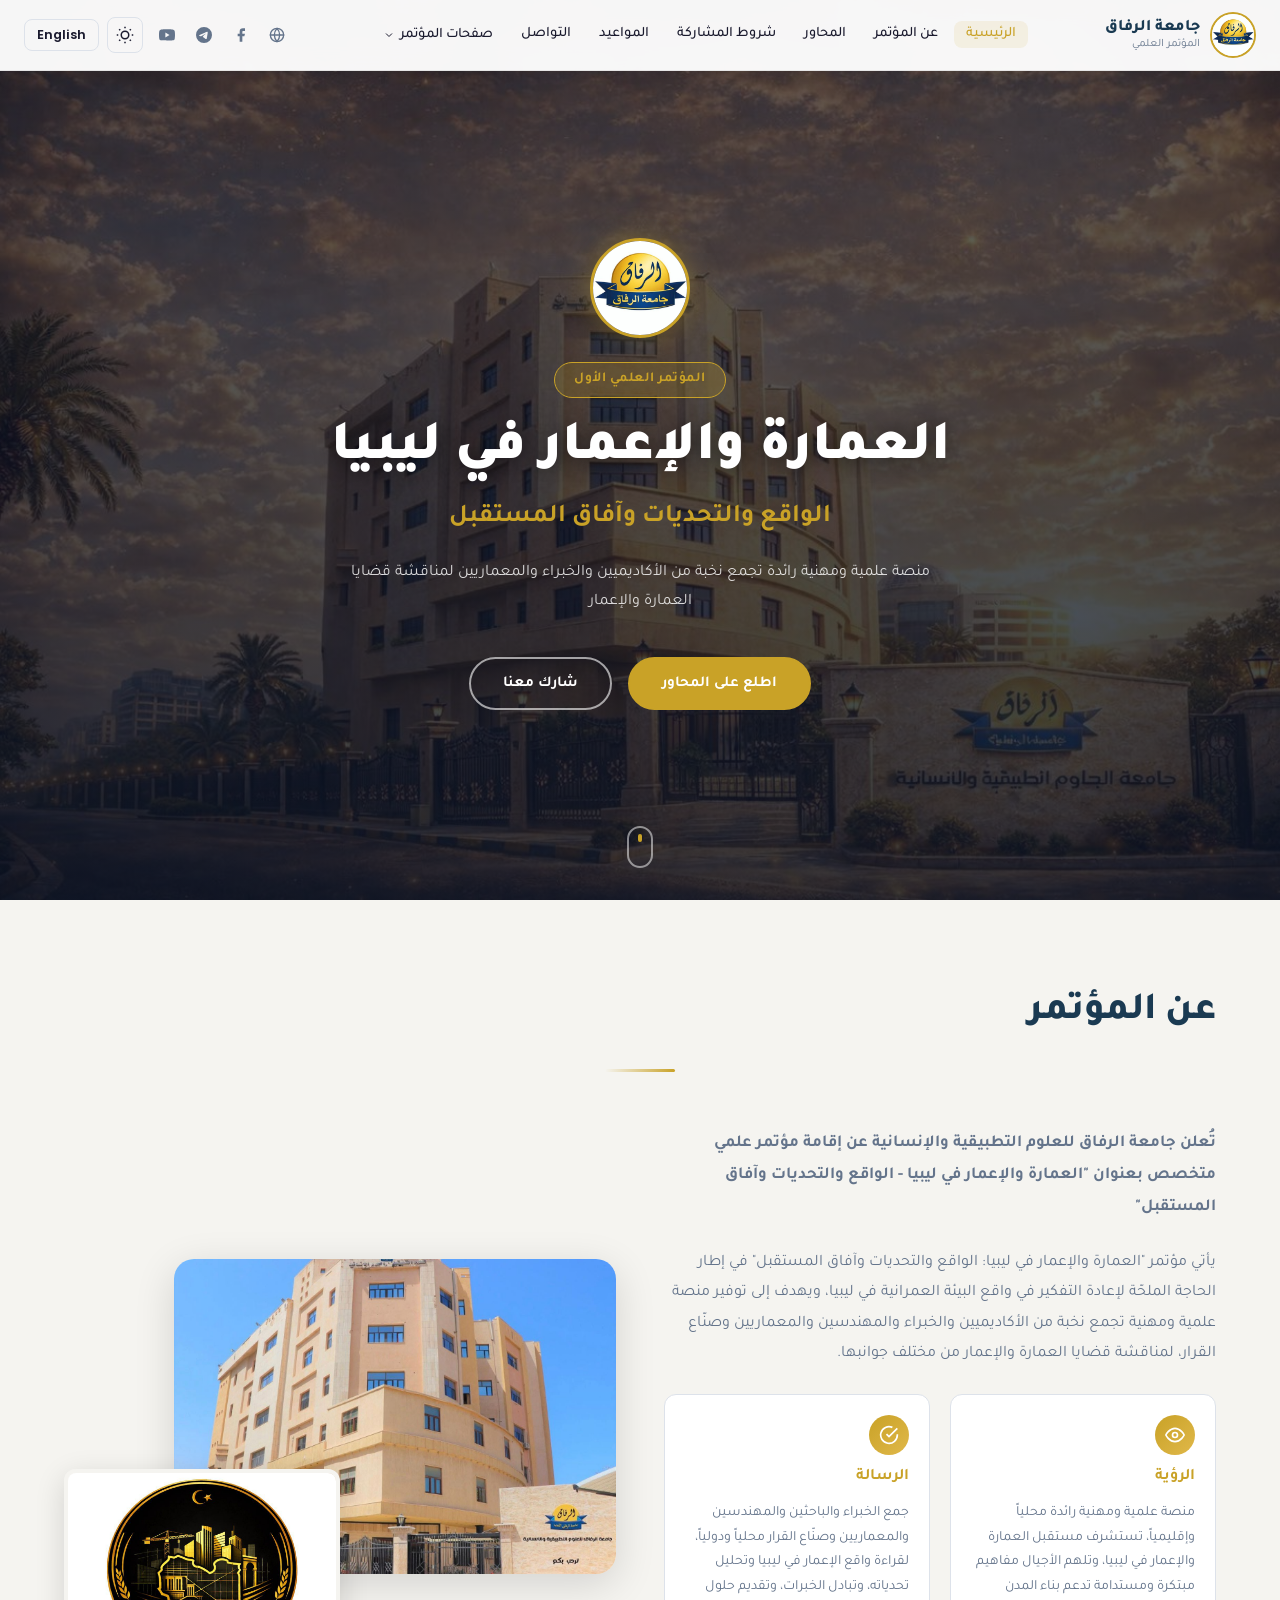
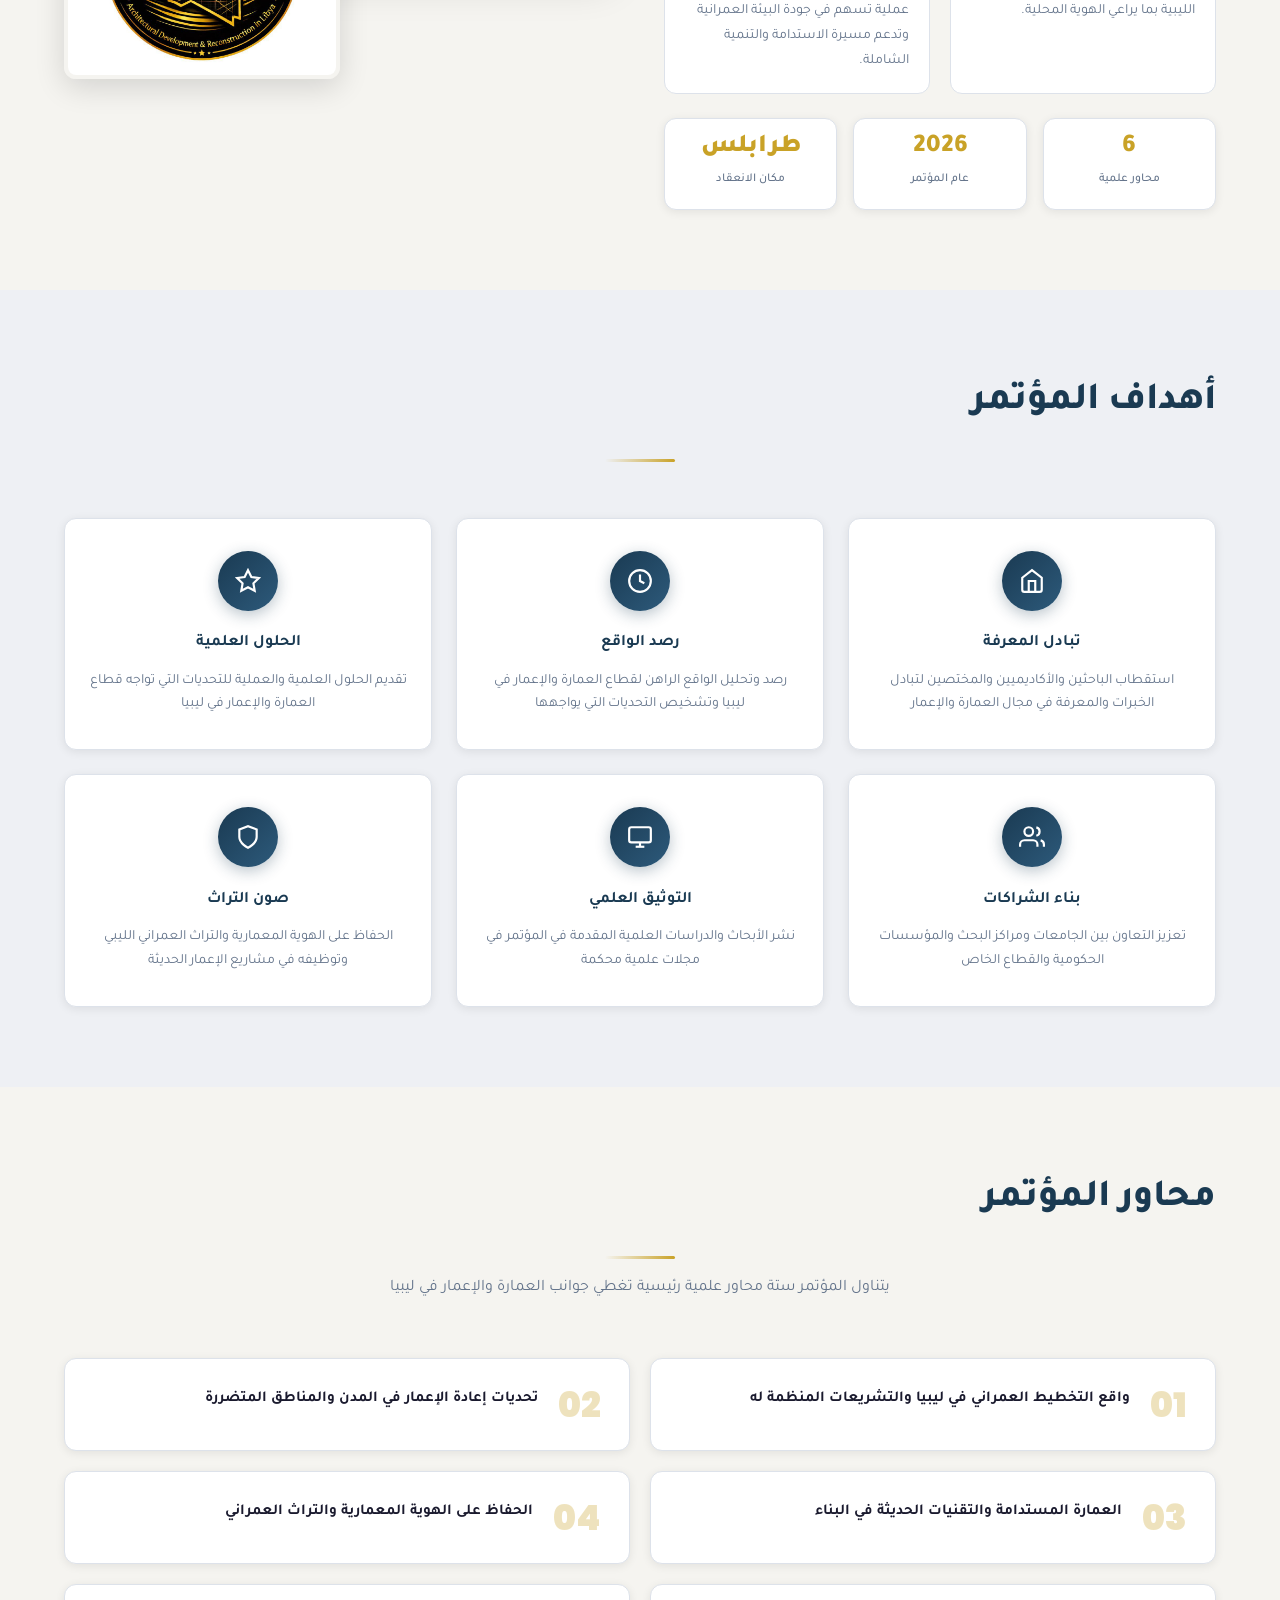
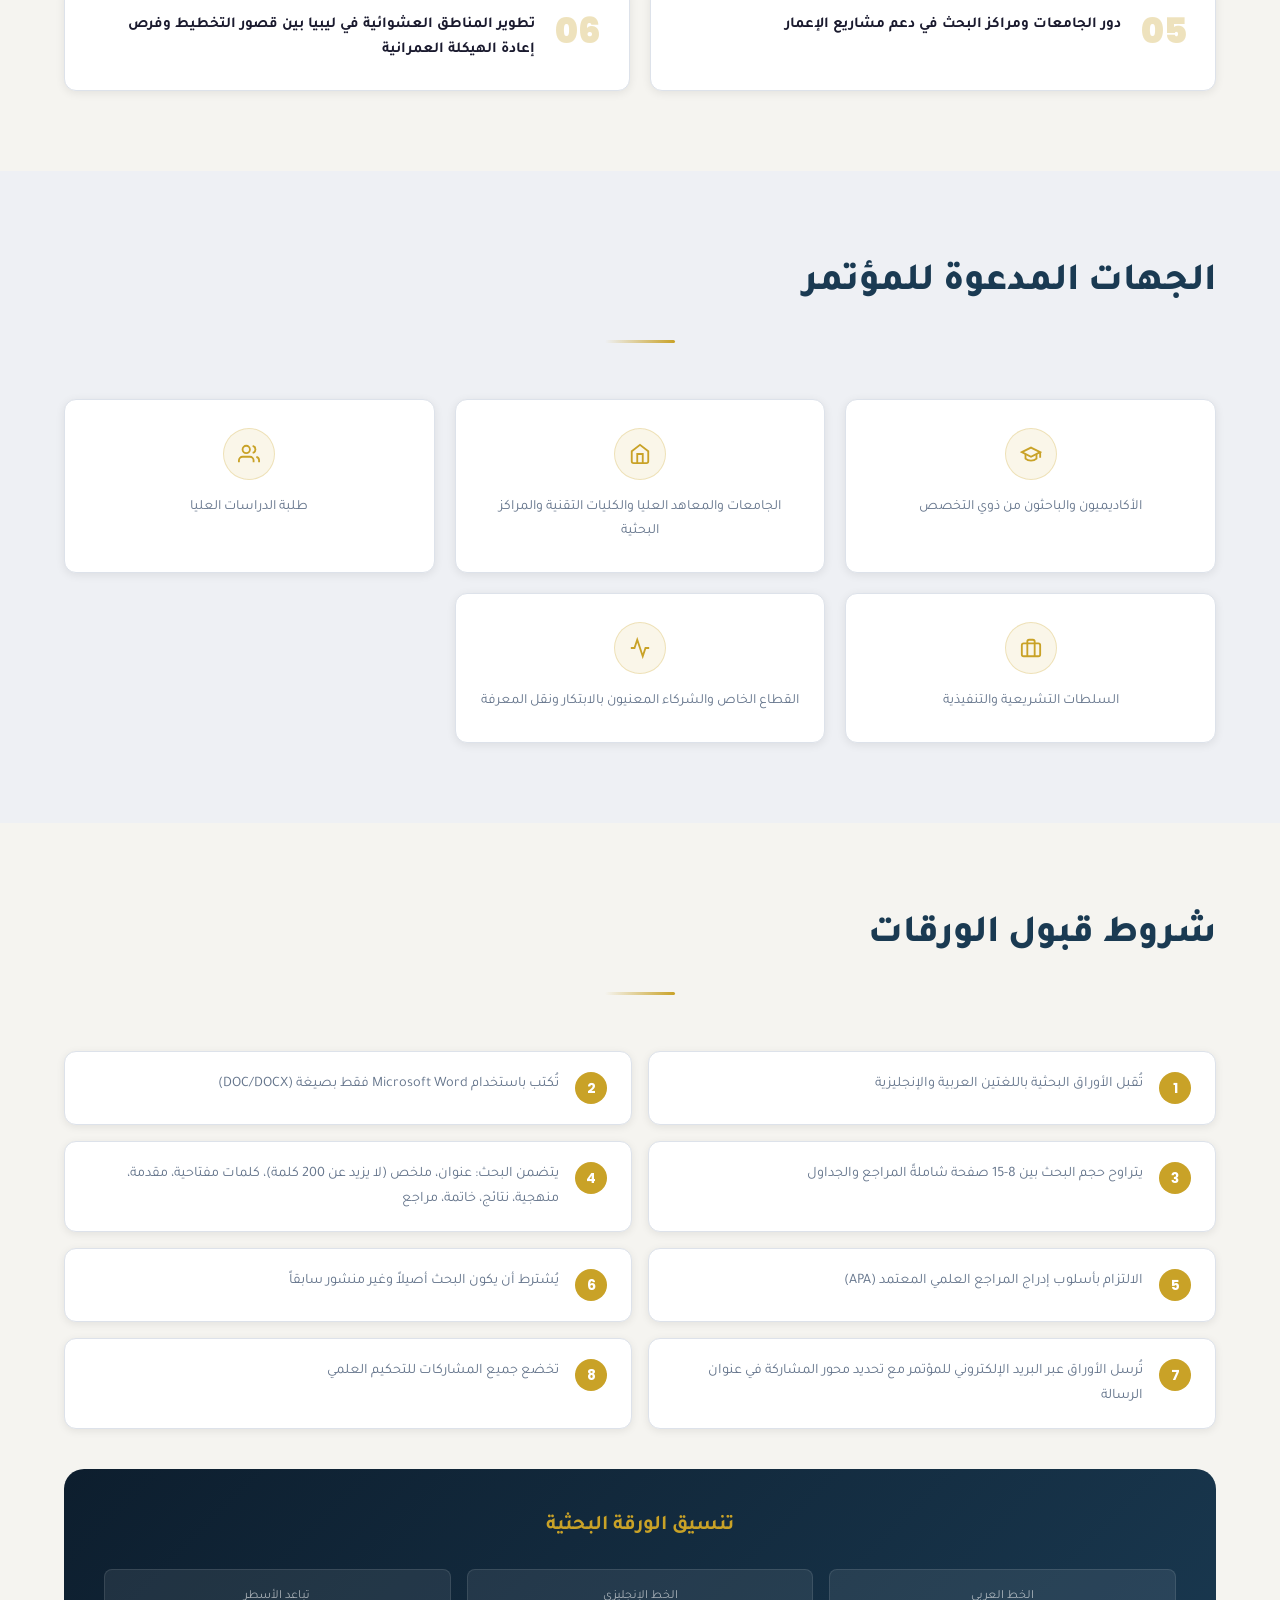
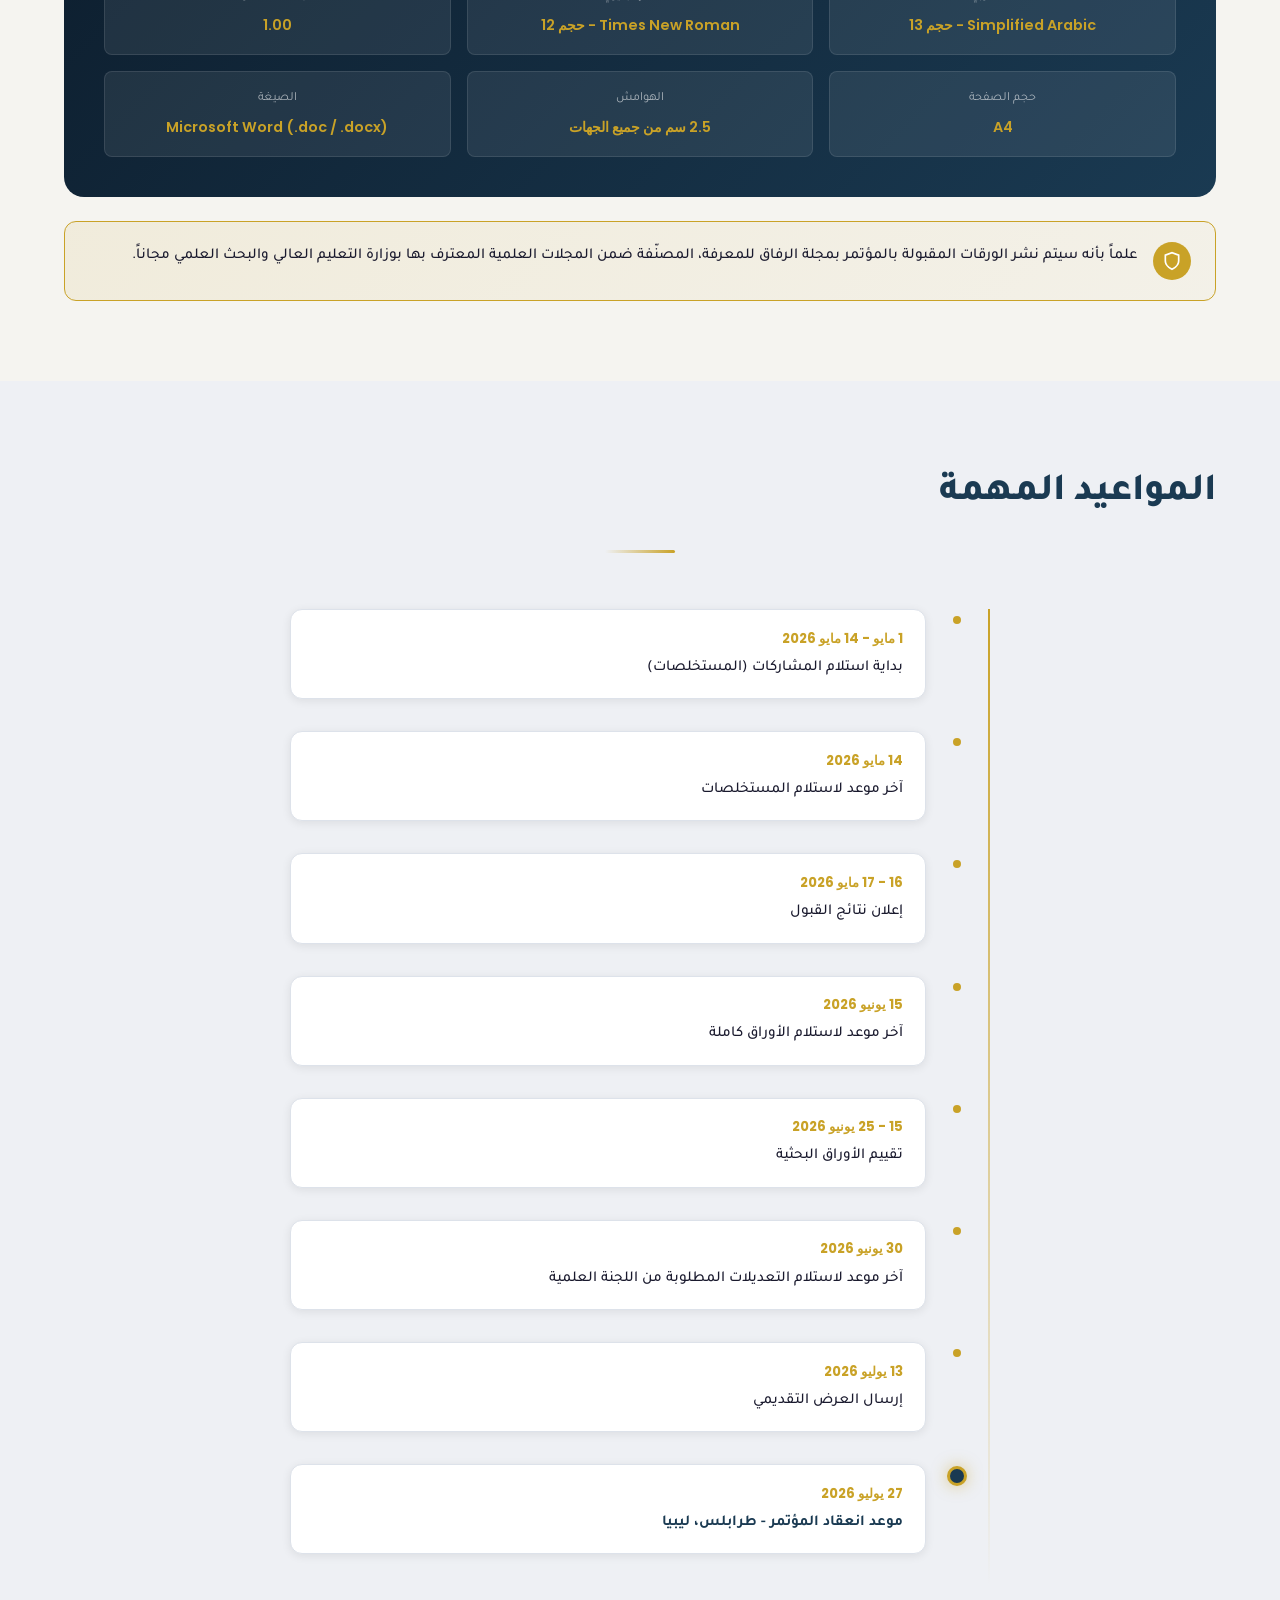
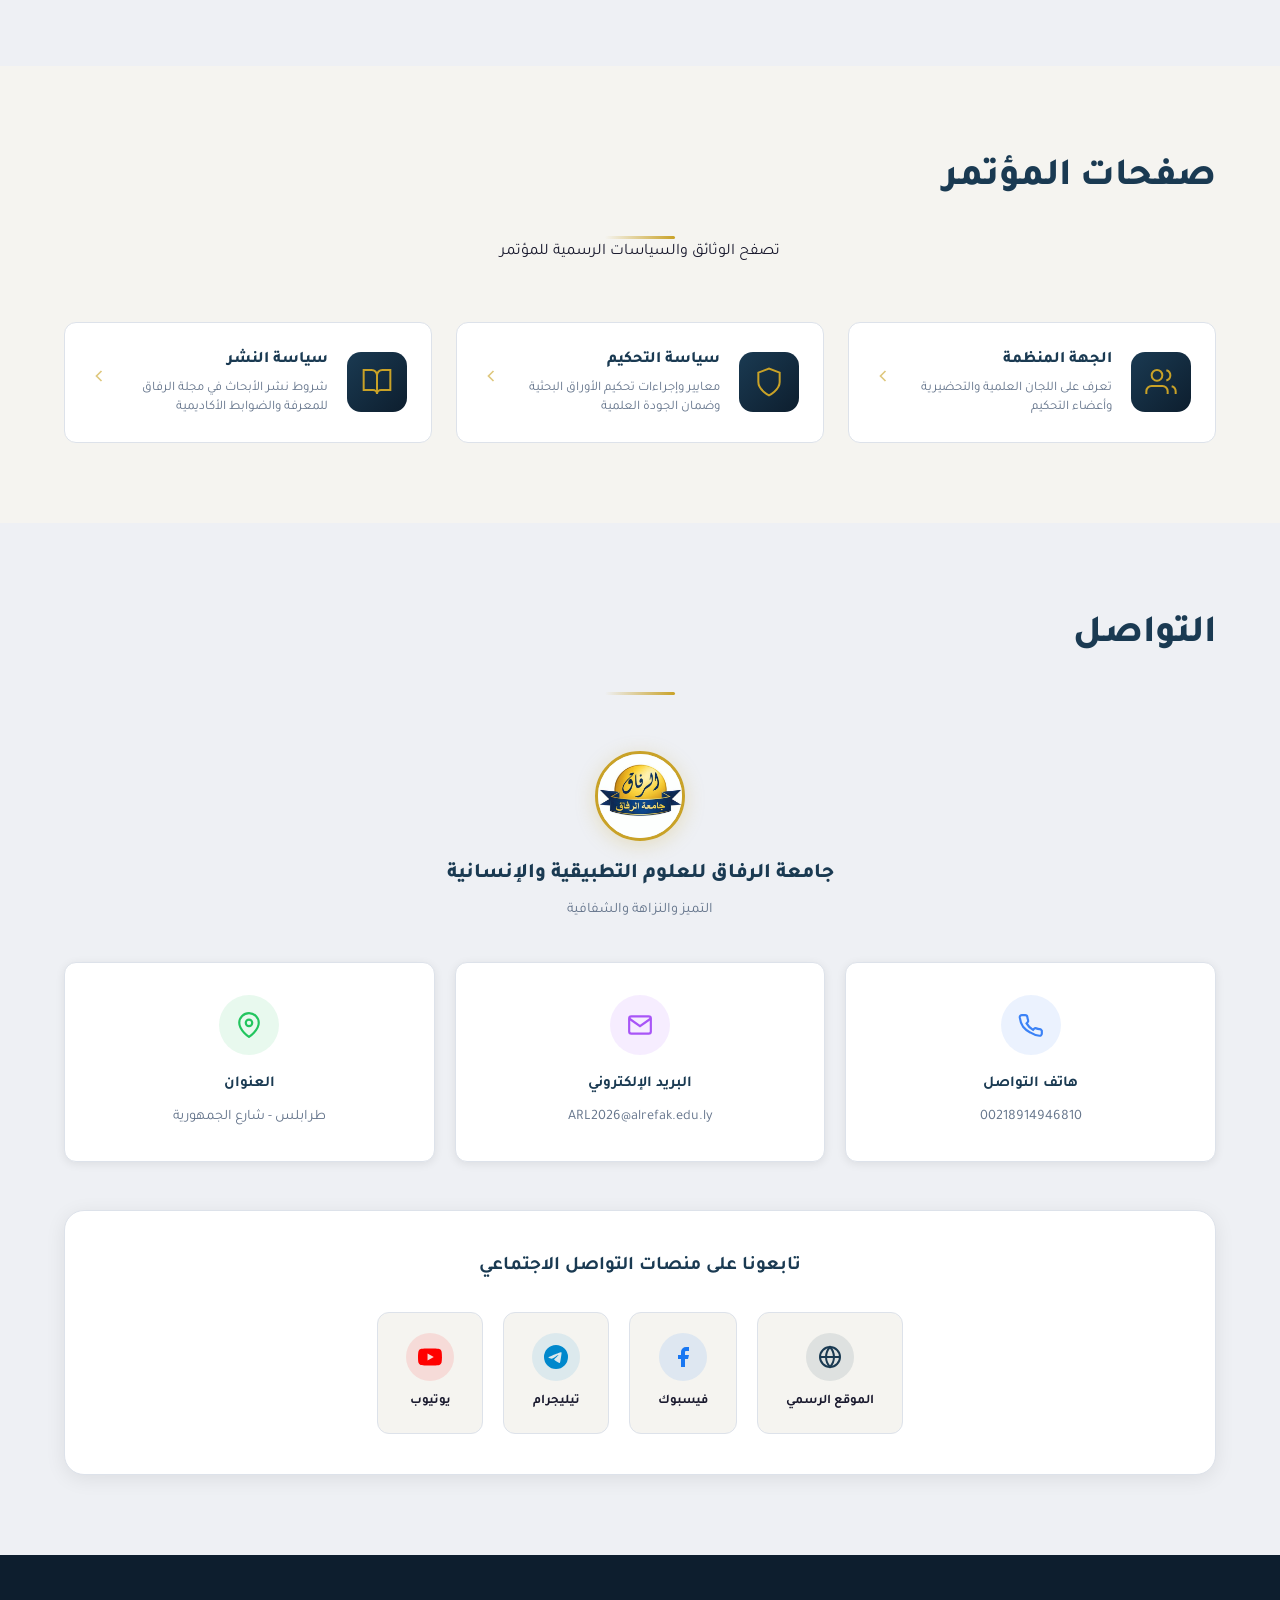
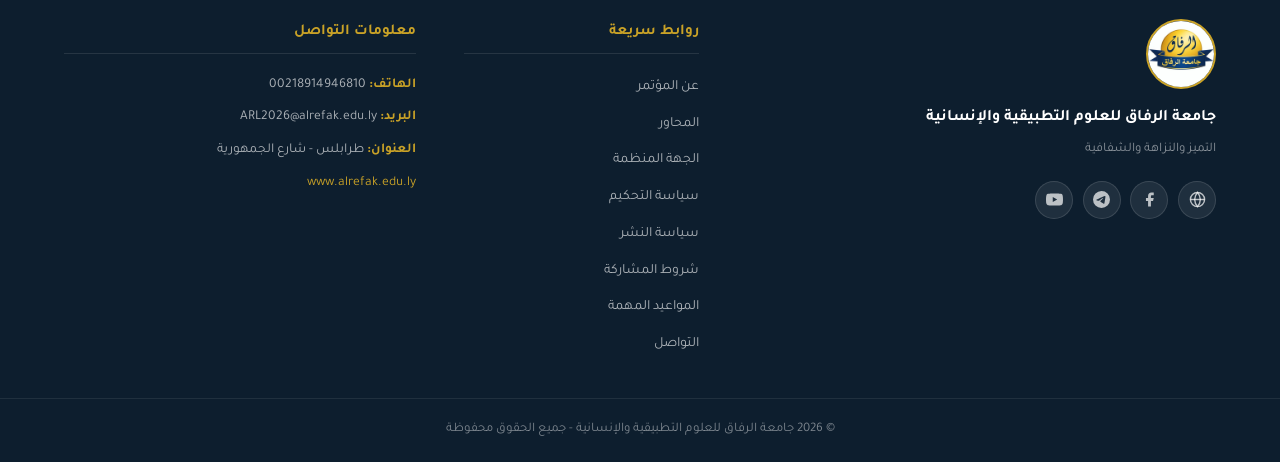
<file: index.html>
<!DOCTYPE html>
<html lang="ar" dir="rtl">
<head>
  <meta charset="UTF-8" />
  <meta name="viewport" content="width=device-width, initial-scale=1.0" />
  <title>مؤتمر العمارة والإعمار في ليبيا - جامعة الرفاق</title>
  <meta name="description" content="المؤتمر العلمي الأول للعمارة والإعمار في ليبيا - الواقع والتحديات وآفاق المستقبل - جامعة الرفاق للعلوم التطبيقية والإنسانية" />
  <!-- Favicon -->
  <link rel="icon" type="image/jpeg" href="images/img2.jpeg" />
  <link rel="shortcut icon" type="image/jpeg" href="images/img2.jpeg" />
  <link rel="apple-touch-icon" href="images/img2.jpeg" />

  <link rel="preconnect" href="https://fonts.googleapis.com" />
  <link rel="preconnect" href="https://fonts.gstatic.com" crossorigin />
  <link href="https://fonts.googleapis.com/css2?family=Tajawal:wght@300;400;500;700;800;900&family=Poppins:wght@300;400;500;600;700;800&display=swap" rel="stylesheet" />
  <link rel="stylesheet" href="style.css" />
</head>
<body class="light-mode" id="body">

  <!-- ===== NAVBAR ===== -->
  <nav class="navbar" id="navbar">
    <div class="nav-container">
      <a href="#hero" class="nav-logo">
        <img src="images/img2.jpeg" alt="شعار جامعة الرفاق" class="logo-img" />
        <div class="logo-text">
          <span class="logo-title">جامعة الرفاق</span>
          <span class="logo-sub">المؤتمر العلمي</span>
        </div>
      </a>

      <ul class="nav-links" id="navLinks">
        <li><a href="#hero" class="nav-link active">الرئيسية</a></li>
        <li><a href="#about" class="nav-link">عن المؤتمر</a></li>
        <li><a href="#themes" class="nav-link">المحاور</a></li>
        <li><a href="#guidelines" class="nav-link">شروط المشاركة</a></li>
        <li><a href="#dates" class="nav-link">المواعيد</a></li>
        <li><a href="#contact" class="nav-link">التواصل</a></li>
        <li class="nav-dropdown">
          <a href="#" class="nav-link nav-dropdown-toggle">صفحات المؤتمر
            <svg xmlns="http://www.w3.org/2000/svg" width="12" height="12" fill="none" viewBox="0 0 24 24" stroke="currentColor" stroke-width="2"><polyline points="6 9 12 15 18 9"/></svg>
          </a>
          <ul class="dropdown-menu">
            <li><a href="organizing-committee.html">الجهة المنظمة</a></li>
            <li><a href="review-policy.html">سياسة التحكيم</a></li>
            <li><a href="publication-policy.html">سياسة النشر</a></li>
          </ul>
        </li>
      </ul>

      <div class="nav-actions">
        <!-- Social Icons in Navbar -->
        <div class="nav-socials">
          <a href="https://www.alrefak.edu.ly/MainAR" rel="noopener" class="nav-social-btn" title="الموقع الرسمي">
            <svg xmlns="http://www.w3.org/2000/svg" viewBox="0 0 24 24" fill="none" stroke="currentColor" stroke-width="2" stroke-linecap="round" stroke-linejoin="round"><circle cx="12" cy="12" r="10"/><line x1="2" y1="12" x2="22" y2="12"/><path d="M12 2a15.3 15.3 0 0 1 4 10 15.3 15.3 0 0 1-4 10 15.3 15.3 0 0 1-4-10 15.3 15.3 0 0 1 4-10z"/></svg>
          </a>
          <a href="https://www.facebook.com/alrefakuniversty" rel="noopener" class="nav-social-btn facebook" title="فيسبوك">
            <svg xmlns="http://www.w3.org/2000/svg" viewBox="0 0 24 24" fill="currentColor"><path d="M18 2h-3a5 5 0 0 0-5 5v3H7v4h3v8h4v-8h3l1-4h-4V7a1 1 0 0 1 1-1h3z"/></svg>
          </a>
          <a href="https://t.me/+evNaCxBrEOszYTA0" rel="noopener" class="nav-social-btn telegram" title="تيليجرام">
            <svg xmlns="http://www.w3.org/2000/svg" viewBox="0 0 24 24" fill="currentColor"><path d="M11.944 0A12 12 0 0 0 0 12a12 12 0 0 0 12 12 12 12 0 0 0 12-12A12 12 0 0 0 12 0a12 12 0 0 0-.056 0zm4.962 7.224c.1-.002.321.023.465.14a.506.506 0 0 1 .171.325c.016.093.036.306.02.472-.18 1.898-.962 6.502-1.36 8.627-.168.9-.499 1.201-.82 1.23-.696.065-1.225-.46-1.9-.902-1.056-.693-1.653-1.124-2.678-1.8-1.185-.78-.417-1.21.258-1.91.177-.184 3.247-2.977 3.307-3.23.007-.032.014-.15-.056-.212s-.174-.041-.249-.024c-.106.024-1.793 1.14-5.061 3.345-.48.33-.913.49-1.302.48-.428-.008-1.252-.241-1.865-.44-.752-.245-1.349-.374-1.297-.789.027-.216.325-.437.893-.663 3.498-1.524 5.83-2.529 6.998-3.014 3.332-1.386 4.025-1.627 4.476-1.635z"/></svg>
          </a>
          <a href="https://www.youtube.com/channel/UC1ezfa8hTyz6beCt9BOtp2Q" rel="noopener" class="nav-social-btn youtube" title="يوتيوب">
            <svg xmlns="http://www.w3.org/2000/svg" viewBox="0 0 24 24" fill="currentColor"><path d="M23.498 6.186a3.016 3.016 0 0 0-2.122-2.136C19.505 3.545 12 3.545 12 3.545s-7.505 0-9.377.505A3.017 3.017 0 0 0 .502 6.186C0 8.07 0 12 0 12s0 3.93.502 5.814a3.016 3.016 0 0 0 2.122 2.136c1.871.505 9.376.505 9.376.505s7.505 0 9.377-.505a3.015 3.015 0 0 0 2.122-2.136C24 15.93 24 12 24 12s0-3.93-.502-5.814zM9.545 15.568V8.432L15.818 12l-6.273 3.568z"/></svg>
          </a>
        </div>

        <button class="theme-toggle" id="themeToggle" title="تبديل الوضع الليلي">
          <svg class="sun-icon" xmlns="http://www.w3.org/2000/svg" viewBox="0 0 24 24" fill="none" stroke="currentColor" stroke-width="2"><circle cx="12" cy="12" r="5"/><line x1="12" y1="1" x2="12" y2="3"/><line x1="12" y1="21" x2="12" y2="23"/><line x1="4.22" y1="4.22" x2="5.64" y2="5.64"/><line x1="18.36" y1="18.36" x2="19.78" y2="19.78"/><line x1="1" y1="12" x2="3" y2="12"/><line x1="21" y1="12" x2="23" y2="12"/><line x1="4.22" y1="19.78" x2="5.64" y2="18.36"/><line x1="18.36" y1="5.64" x2="19.78" y2="4.22"/></svg>
          <svg class="moon-icon" xmlns="http://www.w3.org/2000/svg" viewBox="0 0 24 24" fill="none" stroke="currentColor" stroke-width="2"><path d="M21 12.79A9 9 0 1 1 11.21 3 7 7 0 0 0 21 12.79z"/></svg>
        </button>

        <button class="lang-toggle" id="langToggle">English</button>

        <button class="hamburger" id="hamburger" aria-label="القائمة">
          <span></span><span></span><span></span>
        </button>
      </div>
    </div>
  </nav>

  <!-- ===== HERO SECTION ===== -->
  <section class="hero" id="hero">
    <div class="hero-bg">
      <img src="images/img4.jpeg" alt="جامعة الرفاق" class="hero-bg-img" />
      <div class="hero-overlay"></div>
    </div>
    <div class="hero-content">
      <img src="images/img2.jpeg" alt="شعار جامعة الرفاق" class="hero-logo" />
      <div class="hero-badge">المؤتمر العلمي الأول</div>
      <h1 class="hero-title" id="heroTitle">العمارة والإعمار في ليبيا</h1>
      <h2 class="hero-subtitle" id="heroSubtitle">الواقع والتحديات وآفاق المستقبل</h2>
      <p class="hero-desc" id="heroDesc">منصة علمية ومهنية رائدة تجمع نخبة من الأكاديميين والخبراء والمعماريين لمناقشة قضايا العمارة والإعمار</p>
      <div class="hero-btns">
        <a href="#themes" class="btn btn-primary" id="btnThemes">اطلع على المحاور</a>
        <a href="#contact" class="btn btn-outline" id="btnContact">شارك معنا</a>
      </div>
    </div>
    <div class="hero-scroll">
      <div class="scroll-indicator"></div>
    </div>
  </section>

  <!-- ===== COUNTDOWN SECTION ===== -->
  

  <!-- ===== ABOUT SECTION ===== -->
  <section class="section" id="about">
    <div class="container">
      <div class="section-header">
        <h2 class="section-title" id="aboutTitle">عن المؤتمر</h2>
        <div class="gold-divider"></div>
      </div>
      <div class="about-grid">
        <div class="about-text">
          <p class="about-intro" id="aboutIntro">
            تُعلن جامعة الرفاق للعلوم التطبيقية والإنسانية عن إقامة مؤتمر علمي متخصص بعنوان
            <strong>"العمارة والإعمار في ليبيا - الواقع والتحديات وآفاق المستقبل"</strong>
          </p>
          <p id="aboutBody">
            يأتي مؤتمر "العمارة والإعمار في ليبيا: الواقع والتحديات وآفاق المستقبل" في إطار الحاجة الملحّة لإعادة التفكير في واقع البيئة العمرانية في ليبيا، في ظل ما تشهده من تحولات وتحديات متسارعة. ويهدف المؤتمر إلى توفير منصة علمية ومهنية تجمع نخبة من الأكاديميين والخبراء والمهندسين والمعماريين وصنّاع القرار، لمناقشة قضايا العمارة والإعمار من مختلف جوانبها. يركّز المؤتمر على تحليل الواقع الحالي لقطاع البناء والتخطيط العمراني، واستشراف آفاق تطويره بما يواكب المعايير الحديثة ويعزز مفاهيم الاستدامة، مع الحفاظ على الهوية المحلية والخصوصية الثقافية للمدن الليبية.
          </p>
          <div class="about-vision-mission">
            <div class="vm-card">
              <div class="vm-icon">
                <svg xmlns="http://www.w3.org/2000/svg" viewBox="0 0 24 24" fill="none" stroke="currentColor" stroke-width="2"><path d="M1 12s4-8 11-8 11 8 11 8-4 8-11 8-11-8-11-8z"/><circle cx="12" cy="12" r="3"/></svg>
              </div>
              <h4 id="visionTitle">الرؤية</h4>
              <p id="visionText">منصة علمية ومهنية رائدة محلياً وإقليمياً، تستشرف مستقبل العمارة والإعمار في ليبيا، وتلهم الأجيال مفاهيم مبتكرة ومستدامة تدعم بناء المدن الليبية بما يراعي الهوية المحلية.</p>
            </div>
            <div class="vm-card">
              <div class="vm-icon">
                <svg xmlns="http://www.w3.org/2000/svg" viewBox="0 0 24 24" fill="none" stroke="currentColor" stroke-width="2"><path d="M22 11.08V12a10 10 0 1 1-5.93-9.14"/><polyline points="22 4 12 14.01 9 11.01"/></svg>
              </div>
              <h4 id="missionTitle">الرسالة</h4>
              <p id="missionText">جمع الخبراء والباحثين والمهندسين والمعماريين وصنّاع القرار محلياً ودولياً، لقراءة واقع الإعمار في ليبيا وتحليل تحدياته، وتبادل الخبرات، وتقديم حلول عملية تسهم في جودة البيئة العمرانية وتدعم مسيرة الاستدامة والتنمية الشاملة.</p>
            </div>
          </div>
          <div class="about-stats">
            <div class="stat-card">
              <span class="stat-num">6</span>
              <span class="stat-label" id="statMahwar">محاور علمية</span>
            </div>
            <div class="stat-card">
              <span class="stat-num">2026</span>
              <span class="stat-label" id="statYear">عام المؤتمر</span>
            </div>
            <div class="stat-card">
              <span class="stat-num">طرابلس</span>
              <span class="stat-label" id="statLocation">مكان الانعقاد</span>
            </div>
          </div>
        </div>
        <div class="about-images">
          <div class="about-img-main">
            <img src="images/img3.jpeg" alt="مبنى جامعة الرفاق" />
          </div>
          <div class="about-img-secondary">
            <img src="images/img5.jpeg" alt="شعار المؤتمر" />
          </div>
        </div>
      </div>
    </div>
  </section>

  <!-- ===== GOALS SECTION ===== -->
  <section class="section section-alt" id="goals">
    <div class="container">
      <div class="section-header">
        <h2 class="section-title" id="goalsTitle">أهداف المؤتمر</h2>
        <div class="gold-divider"></div>
      </div>
      <div class="goals-grid">
        <div class="goal-card">
          <div class="goal-icon">
            <svg xmlns="http://www.w3.org/2000/svg" viewBox="0 0 24 24" fill="none" stroke="currentColor" stroke-width="2"><path d="M3 9l9-7 9 7v11a2 2 0 0 1-2 2H5a2 2 0 0 1-2-2z"/><polyline points="9 22 9 12 15 12 15 22"/></svg>
          </div>
          <h3 id="goal1Title">تبادل المعرفة</h3>
          <p id="goal1Desc">استقطاب الباحثين والأكاديميين والمختصين لتبادل الخبرات والمعرفة في مجال العمارة والإعمار</p>
        </div>
        <div class="goal-card">
          <div class="goal-icon">
            <svg xmlns="http://www.w3.org/2000/svg" viewBox="0 0 24 24" fill="none" stroke="currentColor" stroke-width="2"><circle cx="12" cy="12" r="10"/><polyline points="12 6 12 12 16 14"/></svg>
          </div>
          <h3 id="goal2Title">رصد الواقع</h3>
          <p id="goal2Desc">رصد وتحليل الواقع الراهن لقطاع العمارة والإعمار في ليبيا وتشخيص التحديات التي يواجهها</p>
        </div>
        <div class="goal-card">
          <div class="goal-icon">
            <svg xmlns="http://www.w3.org/2000/svg" viewBox="0 0 24 24" fill="none" stroke="currentColor" stroke-width="2"><polygon points="12 2 15.09 8.26 22 9.27 17 14.14 18.18 21.02 12 17.77 5.82 21.02 7 14.14 2 9.27 8.91 8.26 12 2"/></svg>
          </div>
          <h3 id="goal3Title">الحلول العلمية</h3>
          <p id="goal3Desc">تقديم الحلول العلمية والعملية للتحديات التي تواجه قطاع العمارة والإعمار في ليبيا</p>
        </div>
        <div class="goal-card">
          <div class="goal-icon">
            <svg xmlns="http://www.w3.org/2000/svg" viewBox="0 0 24 24" fill="none" stroke="currentColor" stroke-width="2"><path d="M17 21v-2a4 4 0 0 0-4-4H5a4 4 0 0 0-4 4v2"/><circle cx="9" cy="7" r="4"/><path d="M23 21v-2a4 4 0 0 0-3-3.87"/><path d="M16 3.13a4 4 0 0 1 0 7.75"/></svg>
          </div>
          <h3 id="goal4Title">بناء الشراكات</h3>
          <p id="goal4Desc">تعزيز التعاون بين الجامعات ومراكز البحث والمؤسسات الحكومية والقطاع الخاص</p>
        </div>
        <div class="goal-card">
          <div class="goal-icon">
            <svg xmlns="http://www.w3.org/2000/svg" viewBox="0 0 24 24" fill="none" stroke="currentColor" stroke-width="2"><rect x="2" y="3" width="20" height="14" rx="2" ry="2"/><line x1="8" y1="21" x2="16" y2="21"/><line x1="12" y1="17" x2="12" y2="21"/></svg>
          </div>
          <h3 id="goal5Title">التوثيق العلمي</h3>
          <p id="goal5Desc">نشر الأبحاث والدراسات العلمية المقدمة في المؤتمر في مجلات علمية محكمة</p>
        </div>
        <div class="goal-card">
          <div class="goal-icon">
            <svg xmlns="http://www.w3.org/2000/svg" viewBox="0 0 24 24" fill="none" stroke="currentColor" stroke-width="2"><path d="M12 22s8-4 8-10V5l-8-3-8 3v7c0 6 8 10 8 10z"/></svg>
          </div>
          <h3 id="goal6Title">صون التراث</h3>
          <p id="goal6Desc">الحفاظ على الهوية المعمارية والتراث العمراني الليبي وتوظيفه في مشاريع الإعمار الحديثة</p>
        </div>
      </div>
    </div>
  </section>

  <!-- ===== THEMES SECTION ===== -->
  <section class="section" id="themes">
    <div class="container">
      <div class="section-header">
        <h2 class="section-title" id="themesTitle">محاور المؤتمر</h2>
        <div class="gold-divider"></div>
        <p class="section-desc" id="themesDesc">يتناول المؤتمر ستة محاور علمية رئيسية تغطي جوانب العمارة والإعمار في ليبيا</p>
      </div>
      <div class="themes-grid">
        <div class="theme-card">
          <div class="theme-number">01</div>
          <div class="theme-content">
            <h3 id="theme1">واقع التخطيط العمراني في ليبيا والتشريعات المنظمة له</h3>
          </div>
        </div>
        <div class="theme-card">
          <div class="theme-number">02</div>
          <div class="theme-content">
            <h3 id="theme2">تحديات إعادة الإعمار في المدن والمناطق المتضررة</h3>
          </div>
        </div>
        <div class="theme-card">
          <div class="theme-number">03</div>
          <div class="theme-content">
            <h3 id="theme3">العمارة المستدامة والتقنيات الحديثة في البناء</h3>
          </div>
        </div>
        <div class="theme-card">
          <div class="theme-number">04</div>
          <div class="theme-content">
            <h3 id="theme4">الحفاظ على الهوية المعمارية والتراث العمراني</h3>
          </div>
        </div>
        <div class="theme-card">
          <div class="theme-number">05</div>
          <div class="theme-content">
            <h3 id="theme5">دور الجامعات ومراكز البحث في دعم مشاريع الإعمار</h3>
          </div>
        </div>
        <div class="theme-card">
          <div class="theme-number">06</div>
          <div class="theme-content">
            <h3 id="theme6">تطوير المناطق العشوائية في ليبيا بين قصور التخطيط وفرص إعادة الهيكلة العمرانية</h3>
          </div>
        </div>
      </div>
    </div>
  </section>

  <!-- ===== AUDIENCE SECTION ===== -->
  <section class="section section-alt" id="audience">
    <div class="container">
      <div class="section-header">
        <h2 class="section-title" id="audienceTitle">الجمهور المستهدف</h2>
        <div class="gold-divider"></div>
      </div>
      <div class="audience-grid">
        <div class="audience-card">
          <div class="audience-icon">
            <svg xmlns="http://www.w3.org/2000/svg" viewBox="0 0 24 24" fill="none" stroke="currentColor" stroke-width="2"><path d="M22 10v6M2 10l10-5 10 5-10 5z"/><path d="M6 12v5c3 3 9 3 12 0v-5"/></svg>
          </div>
          <p id="aud1">الأكاديميون والباحثون من ذوي التخصص</p>
        </div>
        <div class="audience-card">
          <div class="audience-icon">
            <svg xmlns="http://www.w3.org/2000/svg" viewBox="0 0 24 24" fill="none" stroke="currentColor" stroke-width="2"><path d="M3 9l9-7 9 7v11a2 2 0 0 1-2 2H5a2 2 0 0 1-2-2z"/><polyline points="9 22 9 12 15 12 15 22"/></svg>
          </div>
          <p id="aud2">الجامعات والمعاهد العليا والكليات التقنية والمراكز البحثية</p>
        </div>
        <div class="audience-card">
          <div class="audience-icon">
            <svg xmlns="http://www.w3.org/2000/svg" viewBox="0 0 24 24" fill="none" stroke="currentColor" stroke-width="2"><path d="M17 21v-2a4 4 0 0 0-4-4H5a4 4 0 0 0-4 4v2"/><circle cx="9" cy="7" r="4"/><path d="M23 21v-2a4 4 0 0 0-3-3.87"/><path d="M16 3.13a4 4 0 0 1 0 7.75"/></svg>
          </div>
          <p id="aud3">طلبة الدراسات العليا</p>
        </div>
        <div class="audience-card">
          <div class="audience-icon">
            <svg xmlns="http://www.w3.org/2000/svg" viewBox="0 0 24 24" fill="none" stroke="currentColor" stroke-width="2"><rect x="2" y="7" width="20" height="14" rx="2" ry="2"/><path d="M16 21V5a2 2 0 0 0-2-2h-4a2 2 0 0 0-2 2v16"/></svg>
          </div>
          <p id="aud4">السلطات التشريعية والتنفيذية</p>
        </div>
        <div class="audience-card">
          <div class="audience-icon">
            <svg xmlns="http://www.w3.org/2000/svg" viewBox="0 0 24 24" fill="none" stroke="currentColor" stroke-width="2"><polyline points="22 12 18 12 15 21 9 3 6 12 2 12"/></svg>
          </div>
          <p id="aud5">القطاع الخاص والشركاء المعنيون بالابتكار ونقل المعرفة</p>
        </div>
      </div>
    </div>
  </section>

  <!-- ===== SUBMISSION GUIDELINES ===== -->
  <section class="section" id="guidelines">
    <div class="container">
      <div class="section-header">
        <h2 class="section-title" id="guidelinesTitle">شروط المشاركة وتقديم الأبحاث</h2>
        <div class="gold-divider"></div>
      </div>
      <div class="guidelines-grid">
        <div class="guideline-card">
          <div class="guideline-num">1</div>
          <p id="guide1">تُقبل الأوراق البحثية باللغتين العربية والإنجليزية</p>
        </div>
        <div class="guideline-card">
          <div class="guideline-num">2</div>
          <p id="guide2">تُكتب باستخدام Microsoft Word فقط بصيغة (DOC/DOCX)</p>
        </div>
        <div class="guideline-card">
          <div class="guideline-num">3</div>
          <p id="guide3">يتراوح حجم البحث بين 8-15 صفحة شاملةً المراجع والجداول</p>
        </div>
        <div class="guideline-card">
          <div class="guideline-num">4</div>
          <p id="guide4">يتضمن البحث: عنوان، ملخص (لا يزيد عن 200 كلمة)، كلمات مفتاحية، مقدمة، منهجية، نتائج، خاتمة، مراجع</p>
        </div>
        <div class="guideline-card">
          <div class="guideline-num">5</div>
          <p id="guide5">الالتزام بأسلوب إدراج المراجع العلمي المعتمد (APA)</p>
        </div>
        <div class="guideline-card">
          <div class="guideline-num">6</div>
          <p id="guide6">يُشترط أن يكون البحث أصيلاً وغير منشور سابقاً</p>
        </div>
        <div class="guideline-card">
          <div class="guideline-num">7</div>
          <p id="guide7">تُرسل الأوراق عبر البريد الإلكتروني للمؤتمر مع تحديد محور المشاركة في عنوان الرسالة</p>
        </div>
        <div class="guideline-card">
          <div class="guideline-num">8</div>
          <p id="guide8">تخضع جميع المشاركات للتحكيم العلمي</p>
        </div>
      </div>

      <!-- Paper Format -->
      <div class="format-box">
        <h3 id="formatTitle">تنسيق الورقة البحثية</h3>
        <div class="format-grid">
          <div class="format-item">
            <span class="format-label" id="fLabel1">الخط العربي</span>
            <span class="format-val">Simplified Arabic - حجم 13</span>
          </div>
          <div class="format-item">
            <span class="format-label" id="fLabel2">الخط الإنجليزي</span>
            <span class="format-val">Times New Roman - حجم 12</span>
          </div>
          <div class="format-item">
            <span class="format-label" id="fLabel3">تباعد الأسطر</span>
            <span class="format-val">1.00</span>
          </div>
          <div class="format-item">
            <span class="format-label" id="fLabel4">حجم الصفحة</span>
            <span class="format-val">A4</span>
          </div>
          <div class="format-item">
            <span class="format-label" id="fLabel5">الهوامش</span>
            <span class="format-val">2.5 سم من جميع الجهات</span>
          </div>
          <div class="format-item">
            <span class="format-label" id="fLabel6">الصيغة</span>
            <span class="format-val">Microsoft Word (.doc / .docx)</span>
          </div>
        </div>
      </div>

      <!-- Publication Note -->
      <div class="publication-note" id="pubNote">
        <div class="pub-note-icon">
          <svg xmlns="http://www.w3.org/2000/svg" viewBox="0 0 24 24" fill="none" stroke="currentColor" stroke-width="2"><path d="M12 22s8-4 8-10V5l-8-3-8 3v7c0 6 8 10 8 10z"/></svg>
        </div>
        <p id="pubNoteText">علماً بأنه سيتم نشر الورقات المقبولة بالمؤتمر بمجلة الرفاق للمعرفة، المصنّفة ضمن المجلات العلمية المعترف بها بوزارة التعليم العالي والبحث العلمي مجاناً.</p>
      </div>
    </div>
  </section>

  <!-- ===== IMPORTANT DATES ===== -->
  <section class="section section-alt" id="dates">
    <div class="container">
      <div class="section-header">
        <h2 class="section-title" id="datesTitle">المواعيد المهمة</h2>
        <div class="gold-divider"></div>
      </div>
      <div class="dates-timeline">
        <div class="timeline-item">
          <div class="timeline-dot"></div>
          <div class="timeline-content">
            <div class="timeline-date" id="date1">1 مايو - 14 مايو 2026</div>
            <div class="timeline-event" id="event1">بداية استلام المشاركات (المستخلصات)</div>
          </div>
        </div>
        <div class="timeline-item">
          <div class="timeline-dot"></div>
          <div class="timeline-content">
            <div class="timeline-date" id="date2">14 مايو 2026</div>
            <div class="timeline-event" id="event2">آخر موعد لاستلام المستخلصات</div>
          </div>
        </div>
        <div class="timeline-item">
          <div class="timeline-dot"></div>
          <div class="timeline-content">
            <div class="timeline-date" id="date3">16 - 17 مايو 2026</div>
            <div class="timeline-event" id="event3">إعلان نتائج القبول</div>
          </div>
        </div>
        <div class="timeline-item">
          <div class="timeline-dot"></div>
          <div class="timeline-content">
            <div class="timeline-date" id="date4">15 يونيو 2026</div>
            <div class="timeline-event" id="event4">آخر موعد لاستلام الأوراق كاملة</div>
          </div>
        </div>
        <div class="timeline-item">
          <div class="timeline-dot"></div>
          <div class="timeline-content">
            <div class="timeline-date" id="date5">15 - 25 يونيو 2026</div>
            <div class="timeline-event" id="event5">تقييم الأوراق البحثية</div>
          </div>
        </div>
        <div class="timeline-item">
          <div class="timeline-dot"></div>
          <div class="timeline-content">
            <div class="timeline-date" id="date6">30 يونيو 2026</div>
            <div class="timeline-event" id="event6">آخر موعد لاستلام التعديلات المطلوبة من اللجنة العلمية</div>
          </div>
        </div>
        <div class="timeline-item">
          <div class="timeline-dot"></div>
          <div class="timeline-content">
            <div class="timeline-date" id="date7">13 يوليو 2026</div>
            <div class="timeline-event" id="event7">إرسال العرض التقديمي</div>
          </div>
        </div>
        <div class="timeline-item timeline-final">
          <div class="timeline-dot timeline-dot-final"></div>
          <div class="timeline-content">
            <div class="timeline-date" id="date8">27 يوليو 2026</div>
            <div class="timeline-event timeline-event-final" id="event8">موعد انعقاد المؤتمر - طرابلس، ليبيا</div>
          </div>
        </div>
      </div>
    </div>
  </section>

  <!-- ===== PAGES SECTION ===== -->
  <section class="section" id="pages">
    <div class="container">
      <div class="section-header">
        <h2 class="section-title" id="pagesTitle">صفحات المؤتمر</h2>
        <div class="gold-divider"></div>
        <p class="section-subtitle" id="pagesSubtitle">تصفح الوثائق والسياسات الرسمية للمؤتمر</p>
      </div>
      <div class="pages-grid">
        <a href="organizing-committee.html" class="page-card">
          <div class="page-card-icon">
            <svg xmlns="http://www.w3.org/2000/svg" width="32" height="32" fill="none" viewBox="0 0 24 24" stroke="currentColor" stroke-width="1.5"><path d="M17 21v-2a4 4 0 0 0-4-4H5a4 4 0 0 0-4 4v2"/><circle cx="9" cy="7" r="4"/><path d="M23 21v-2a4 4 0 0 0-3-3.87"/><path d="M16 3.13a4 4 0 0 1 0 7.75"/></svg>
          </div>
          <div class="page-card-body">
            <h3 id="pageCommitteeTitle">الجهة المنظمة</h3>
            <p id="pageCommitteeDesc">تعرف على اللجان العلمية والتحضيرية وأعضاء التحكيم</p>
          </div>
          <div class="page-card-arrow">
            <svg xmlns="http://www.w3.org/2000/svg" width="20" height="20" fill="none" viewBox="0 0 24 24" stroke="currentColor" stroke-width="2"><polyline points="15 18 9 12 15 6"/></svg>
          </div>
        </a>
        <a href="review-policy.html" class="page-card">
          <div class="page-card-icon">
            <svg xmlns="http://www.w3.org/2000/svg" width="32" height="32" fill="none" viewBox="0 0 24 24" stroke="currentColor" stroke-width="1.5"><path d="M12 22s8-4 8-10V5l-8-3-8 3v7c0 6 8 10 8 10z"/></svg>
          </div>
          <div class="page-card-body">
            <h3 id="pageReviewTitle">سياسة التحكيم</h3>
            <p id="pageReviewDesc">معايير وإجراءات تحكيم الأوراق البحثية وضمان الجودة العلمية</p>
          </div>
          <div class="page-card-arrow">
            <svg xmlns="http://www.w3.org/2000/svg" width="20" height="20" fill="none" viewBox="0 0 24 24" stroke="currentColor" stroke-width="2"><polyline points="15 18 9 12 15 6"/></svg>
          </div>
        </a>
        <a href="publication-policy.html" class="page-card">
          <div class="page-card-icon">
            <svg xmlns="http://www.w3.org/2000/svg" width="32" height="32" fill="none" viewBox="0 0 24 24" stroke="currentColor" stroke-width="1.5"><path d="M2 3h6a4 4 0 0 1 4 4v14a3 3 0 0 0-3-3H2z"/><path d="M22 3h-6a4 4 0 0 0-4 4v14a3 3 0 0 1 3-3h7z"/></svg>
          </div>
          <div class="page-card-body">
            <h3 id="pagePublishTitle">سياسة النشر</h3>
            <p id="pagePublishDesc">شروط نشر الأبحاث في مجلة الرفاق للمعرفة والضوابط الأكاديمية</p>
          </div>
          <div class="page-card-arrow">
            <svg xmlns="http://www.w3.org/2000/svg" width="20" height="20" fill="none" viewBox="0 0 24 24" stroke="currentColor" stroke-width="2"><polyline points="15 18 9 12 15 6"/></svg>
          </div>
        </a>
      </div>
    </div>
  </section>

  <!-- ===== CONTACT SECTION ===== -->
  <section class="section section-alt" id="contact">
    <div class="container">
      <div class="section-header">
        <h2 class="section-title" id="contactTitle">التواصل</h2>
        <div class="gold-divider"></div>
      </div>

      <div class="contact-univ">
        <img src="images/img2.jpeg" alt="شعار جامعة الرفاق" class="contact-logo" />
        <h3 id="contactUnivName">جامعة الرفاق للعلوم التطبيقية والإنسانية</h3>
        <p id="contactTagline">التميز والنزاهة والشفافية</p>
      </div>

      <div class="contact-cards">
        <div class="contact-card">
          <div class="contact-icon phone-icon">
            <svg xmlns="http://www.w3.org/2000/svg" viewBox="0 0 24 24" fill="none" stroke="currentColor" stroke-width="2"><path d="M22 16.92v3a2 2 0 0 1-2.18 2 19.79 19.79 0 0 1-8.63-3.07A19.5 19.5 0 0 1 4.69 13.6 19.79 19.79 0 0 1 1.61 5 2 2 0 0 1 3.6 2.87h3a2 2 0 0 1 2 1.72 12.84 12.84 0 0 0 .7 2.81 2 2 0 0 1-.45 2.11L7.91 10.5a16 16 0 0 0 6 6l.94-.94a2 2 0 0 1 2.11-.45 12.84 12.84 0 0 0 2.81.7A2 2 0 0 1 22 17.92z"/></svg>
          </div>
          <h4 id="contactPhoneLabel">هاتف التواصل</h4>
          <p dir="ltr">00218914946810</p>
        </div>
        <div class="contact-card">
          <div class="contact-icon email-icon">
            <svg xmlns="http://www.w3.org/2000/svg" viewBox="0 0 24 24" fill="none" stroke="currentColor" stroke-width="2"><path d="M4 4h16c1.1 0 2 .9 2 2v12c0 1.1-.9 2-2 2H4c-1.1 0-2-.9-2-2V6c0-1.1.9-2 2-2z"/><polyline points="22,6 12,13 2,6"/></svg>
          </div>
          <h4 id="contactEmailLabel">البريد الإلكتروني</h4>
          <p>ARL2026@alrefak.edu.ly</p>
        </div>
        <div class="contact-card">
          <div class="contact-icon location-icon">
            <svg xmlns="http://www.w3.org/2000/svg" viewBox="0 0 24 24" fill="none" stroke="currentColor" stroke-width="2"><path d="M21 10c0 7-9 13-9 13s-9-6-9-13a9 9 0 0 1 18 0z"/><circle cx="12" cy="10" r="3"/></svg>
          </div>
          <h4 id="contactAddrLabel">العنوان</h4>
          <p id="contactAddr">طرابلس - شارع الجمهورية</p>
        </div>
      </div>

      <!-- Social Media Full Section -->
      <div class="social-section">
        <h3 id="socialTitle">تابعونا على منصات التواصل الاجتماعي</h3>
        <div class="social-links">
          <a href="https://www.alrefak.edu.ly/MainAR" rel="noopener" class="social-link website">
            <div class="social-link-icon">
              <svg xmlns="http://www.w3.org/2000/svg" viewBox="0 0 24 24" fill="none" stroke="currentColor" stroke-width="2"><circle cx="12" cy="12" r="10"/><line x1="2" y1="12" x2="22" y2="12"/><path d="M12 2a15.3 15.3 0 0 1 4 10 15.3 15.3 0 0 1-4 10 15.3 15.3 0 0 1-4-10 15.3 15.3 0 0 1 4-10z"/></svg>
            </div>
            <span id="socialWebsite">الموقع الرسمي</span>
          </a>
          <a href="https://www.facebook.com/alrefakuniversty" rel="noopener" class="social-link facebook">
            <div class="social-link-icon">
              <svg xmlns="http://www.w3.org/2000/svg" viewBox="0 0 24 24" fill="currentColor"><path d="M18 2h-3a5 5 0 0 0-5 5v3H7v4h3v8h4v-8h3l1-4h-4V7a1 1 0 0 1 1-1h3z"/></svg>
            </div>
            <span>فيسبوك</span>
          </a>
          <a href="https://t.me/+evNaCxBrEOszYTA0" rel="noopener" class="social-link telegram">
            <div class="social-link-icon">
              <svg xmlns="http://www.w3.org/2000/svg" viewBox="0 0 24 24" fill="currentColor"><path d="M11.944 0A12 12 0 0 0 0 12a12 12 0 0 0 12 12 12 12 0 0 0 12-12A12 12 0 0 0 12 0a12 12 0 0 0-.056 0zm4.962 7.224c.1-.002.321.023.465.14a.506.506 0 0 1 .171.325c.016.093.036.306.02.472-.18 1.898-.962 6.502-1.36 8.627-.168.9-.499 1.201-.82 1.23-.696.065-1.225-.46-1.9-.902-1.056-.693-1.653-1.124-2.678-1.8-1.185-.78-.417-1.21.258-1.91.177-.184 3.247-2.977 3.307-3.23.007-.032.014-.15-.056-.212s-.174-.041-.249-.024c-.106.024-1.793 1.14-5.061 3.345-.48.33-.913.49-1.302.48-.428-.008-1.252-.241-1.865-.44-.752-.245-1.349-.374-1.297-.789.027-.216.325-.437.893-.663 3.498-1.524 5.83-2.529 6.998-3.014 3.332-1.386 4.025-1.627 4.476-1.635z"/></svg>
            </div>
            <span>تيليجرام</span>
          </a>
          <a href="https://www.youtube.com/channel/UC1ezfa8hTyz6beCt9BOtp2Q" rel="noopener" class="social-link youtube">
            <div class="social-link-icon">
              <svg xmlns="http://www.w3.org/2000/svg" viewBox="0 0 24 24" fill="currentColor"><path d="M23.498 6.186a3.016 3.016 0 0 0-2.122-2.136C19.505 3.545 12 3.545 12 3.545s-7.505 0-9.377.505A3.017 3.017 0 0 0 .502 6.186C0 8.07 0 12 0 12s0 3.93.502 5.814a3.016 3.016 0 0 0 2.122 2.136c1.871.505 9.376.505 9.376.505s7.505 0 9.377-.505a3.015 3.015 0 0 0 2.122-2.136C24 15.93 24 12 24 12s0-3.93-.502-5.814zM9.545 15.568V8.432L15.818 12l-6.273 3.568z"/></svg>
            </div>
            <span>يوتيوب</span>
          </a>
        </div>
      </div>

    </div>
  </section>

  <!-- ===== FOOTER ===== -->
  <footer class="footer">
    <div class="footer-top">
      <div class="container footer-grid">
        <div class="footer-brand">
          <img src="images/img2.jpeg" alt="شعار جامعة الرفاق" class="footer-logo" />
          <h3 id="footerUniv">جامعة الرفاق للعلوم التطبيقية والإنسانية</h3>
          <p id="footerTagline">التميز والنزاهة والشفافية</p>
          <div class="footer-socials">
            <a href="https://www.alrefak.edu.ly/MainAR" rel="noopener" class="footer-social-btn" title="الموقع الرسمي">
              <svg xmlns="http://www.w3.org/2000/svg" viewBox="0 0 24 24" fill="none" stroke="currentColor" stroke-width="2"><circle cx="12" cy="12" r="10"/><line x1="2" y1="12" x2="22" y2="12"/><path d="M12 2a15.3 15.3 0 0 1 4 10 15.3 15.3 0 0 1-4 10 15.3 15.3 0 0 1-4-10 15.3 15.3 0 0 1 4-10z"/></svg>
            </a>
            <a href="https://www.facebook.com/alrefakuniversty" rel="noopener" class="footer-social-btn" title="فيسبوك">
              <svg xmlns="http://www.w3.org/2000/svg" viewBox="0 0 24 24" fill="currentColor"><path d="M18 2h-3a5 5 0 0 0-5 5v3H7v4h3v8h4v-8h3l1-4h-4V7a1 1 0 0 1 1-1h3z"/></svg>
            </a>
            <a href="https://t.me/+evNaCxBrEOszYTA0" rel="noopener" class="footer-social-btn" title="تيليجرام">
              <svg xmlns="http://www.w3.org/2000/svg" viewBox="0 0 24 24" fill="currentColor"><path d="M11.944 0A12 12 0 0 0 0 12a12 12 0 0 0 12 12 12 12 0 0 0 12-12A12 12 0 0 0 12 0a12 12 0 0 0-.056 0zm4.962 7.224c.1-.002.321.023.465.14a.506.506 0 0 1 .171.325c.016.093.036.306.02.472-.18 1.898-.962 6.502-1.36 8.627-.168.9-.499 1.201-.82 1.23-.696.065-1.225-.46-1.9-.902-1.056-.693-1.653-1.124-2.678-1.8-1.185-.78-.417-1.21.258-1.91.177-.184 3.247-2.977 3.307-3.23.007-.032.014-.15-.056-.212s-.174-.041-.249-.024c-.106.024-1.793 1.14-5.061 3.345-.48.33-.913.49-1.302.48-.428-.008-1.252-.241-1.865-.44-.752-.245-1.349-.374-1.297-.789.027-.216.325-.437.893-.663 3.498-1.524 5.83-2.529 6.998-3.014 3.332-1.386 4.025-1.627 4.476-1.635z"/></svg>
            </a>
            <a href="https://www.youtube.com/channel/UC1ezfa8hTyz6beCt9BOtp2Q" rel="noopener" class="footer-social-btn" title="يوتيوب">
              <svg xmlns="http://www.w3.org/2000/svg" viewBox="0 0 24 24" fill="currentColor"><path d="M23.498 6.186a3.016 3.016 0 0 0-2.122-2.136C19.505 3.545 12 3.545 12 3.545s-7.505 0-9.377.505A3.017 3.017 0 0 0 .502 6.186C0 8.07 0 12 0 12s0 3.93.502 5.814a3.016 3.016 0 0 0 2.122 2.136c1.871.505 9.376.505 9.376.505s7.505 0 9.377-.505a3.015 3.015 0 0 0 2.122-2.136C24 15.93 24 12 24 12s0-3.93-.502-5.814zM9.545 15.568V8.432L15.818 12l-6.273 3.568z"/></svg>
            </a>
          </div>
        </div>
        <div class="footer-links">
          <h4 id="footerNavTitle">روابط سريعة</h4>
          <ul>
            <li><a href="#about" id="fAbout">عن المؤتمر</a></li>
            <li><a href="#themes" id="fThemes">المحاور</a></li>
            <li><a href="organizing-committee.html">الجهة المنظمة</a></li>
            <li><a href="review-policy.html">سياسة التحكيم</a></li>
            <li><a href="publication-policy.html">سياسة النشر</a></li>
            <li><a href="#guidelines" id="fGuide">شروط المشاركة</a></li>
            <li><a href="#dates" id="fDates">المواعيد المهمة</a></li>
            <li><a href="#contact" id="fContact">التواصل</a></li>
          </ul>
        </div>
        <div class="footer-contact-info">
          <h4 id="footerContactTitle">معلومات التواصل</h4>
          <p><strong id="footerPhone">الهاتف:</strong> <span dir="ltr">00218914946810</span></p>
          <p><strong id="footerEmail">البريد:</strong> ARL2026@alrefak.edu.ly</p>
          <p><strong id="footerAddr">العنوان:</strong> <span id="footerAddrVal">طرابلس - شارع الجمهورية</span></p>
          <p><a href="https://www.alrefak.edu.ly/MainAR" rel="noopener" class="footer-website-link">www.alrefak.edu.ly</a></p>
        </div>
      </div>
    </div>
    <div class="footer-bottom">
      <div class="container">
        <p id="footerCopyright">© 2026 جامعة الرفاق للعلوم التطبيقية والإنسانية - جميع الحقوق محفوظة</p>
      </div>
    </div>
  </footer>

  <!-- Back to Top Button -->
  <button class="back-to-top" id="backToTop" title="العودة للأعلى">
    <svg xmlns="http://www.w3.org/2000/svg" viewBox="0 0 24 24" fill="none" stroke="currentColor" stroke-width="2.5"><polyline points="18 15 12 9 6 15"/></svg>
  </button>

  <script src="main.js"></script>
</body>
</html>
</file>
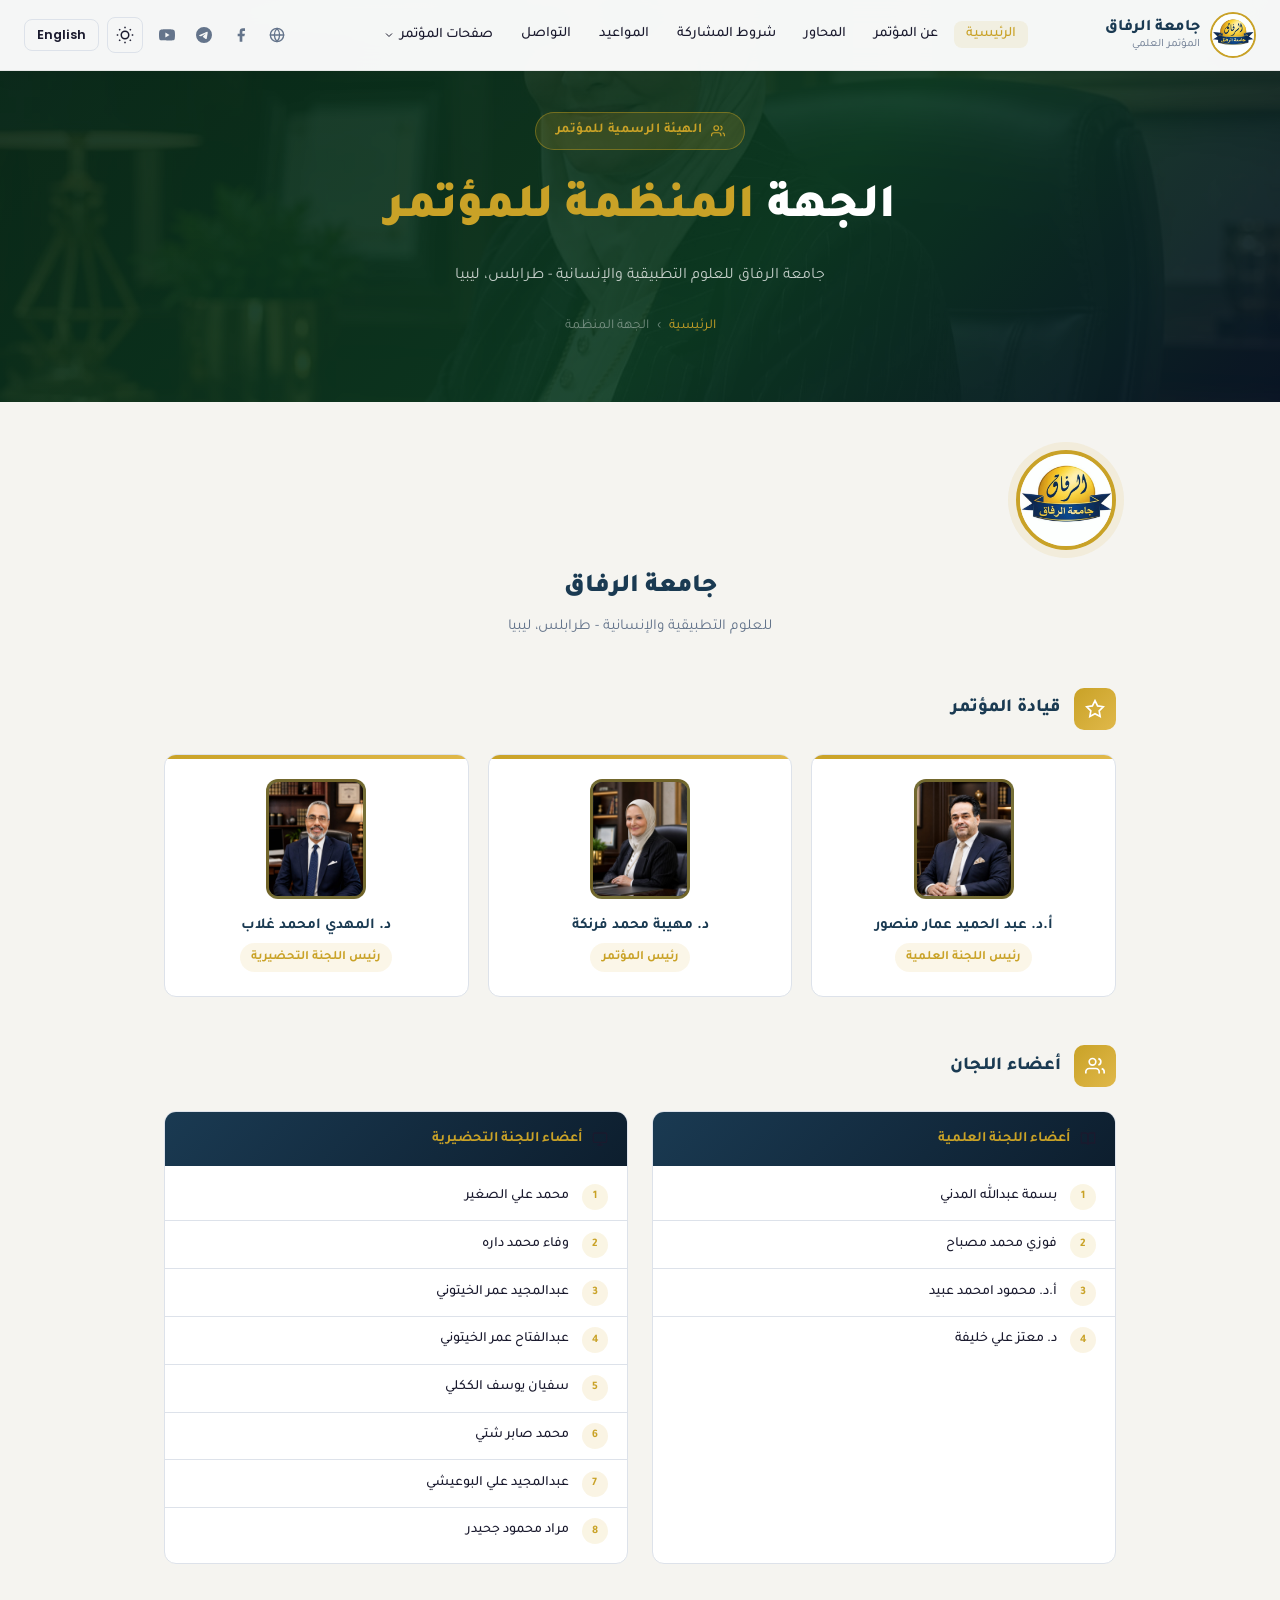
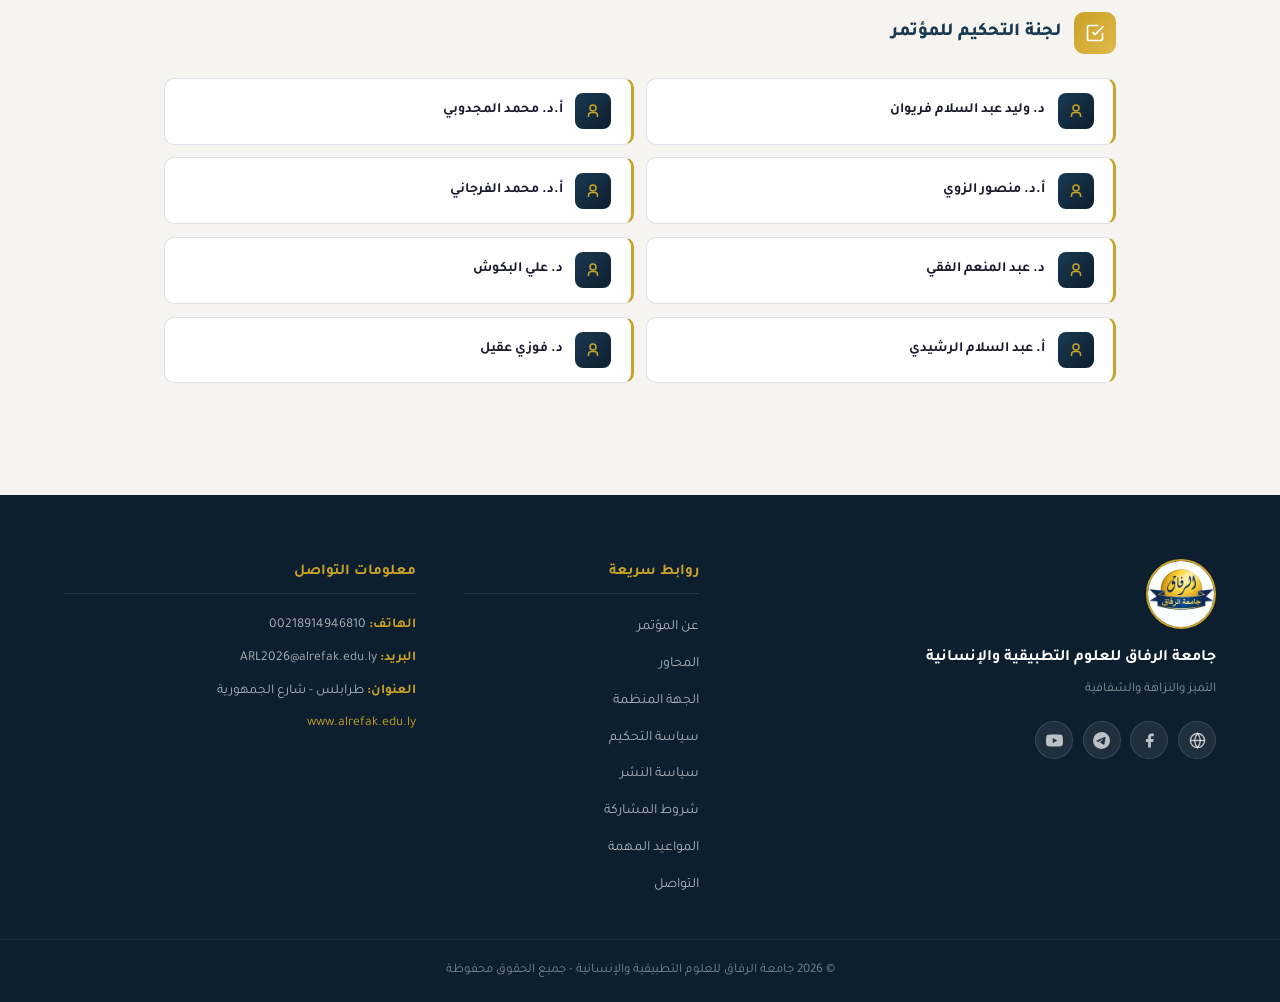
<file: organizing-committee.html>
<!DOCTYPE html>
<html lang="ar" dir="rtl">
<head>
  <meta charset="UTF-8" />
  <meta name="viewport" content="width=device-width, initial-scale=1.0" />
  <title>الجهة المنظمة - مؤتمر العمارة والإعمار في ليبيا</title>
  <link rel="icon" type="image/jpeg" href="images/img2.jpeg" />
  <link rel="shortcut icon" href="images/img2.jpeg" />
  <link rel="apple-touch-icon" href="images/img2.jpeg" />
  <link rel="preconnect" href="https://fonts.googleapis.com" />
  <link rel="preconnect" href="https://fonts.gstatic.com" crossorigin />
  <link href="https://fonts.googleapis.com/css2?family=Tajawal:wght@300;400;500;700;800;900&family=Poppins:wght@300;400;500;600;700&display=swap" rel="stylesheet" />
  <link rel="stylesheet" href="style.css" />
</head>
<body id="body" data-page="organizing-committee">

  <!-- ===== NAVBAR ===== -->
  <nav class="navbar" id="navbar">
    <div class="nav-container">
      <a href="index.html#hero" class="nav-logo">
        <img src="images/img2.jpeg" alt="شعار جامعة الرفاق" class="logo-img" />
        <div class="logo-text">
          <span class="logo-title">جامعة الرفاق</span>
          <span class="logo-sub">المؤتمر العلمي</span>
        </div>
      </a>

      <ul class="nav-links" id="navLinks">
        <li><a href="index.html#hero" class="nav-link active">الرئيسية</a></li>
        <li><a href="index.html#about" class="nav-link">عن المؤتمر</a></li>
        <li><a href="index.html#themes" class="nav-link">المحاور</a></li>
        <li><a href="index.html#guidelines" class="nav-link">شروط المشاركة</a></li>
        <li><a href="index.html#dates" class="nav-link">المواعيد</a></li>
        <li><a href="index.html#contact" class="nav-link">التواصل</a></li>
        <li class="nav-dropdown">
          <a href="#" class="nav-link nav-dropdown-toggle">صفحات المؤتمر
            <svg xmlns="http://www.w3.org/2000/svg" width="12" height="12" fill="none" viewBox="0 0 24 24" stroke="currentColor" stroke-width="2"><polyline points="6 9 12 15 18 9"/></svg>
          </a>
          <ul class="dropdown-menu">
            <li><a href="organizing-committee.html">الجهة المنظمة</a></li>
            <li><a href="review-policy.html">سياسة التحكيم</a></li>
            <li><a href="publication-policy.html">سياسة النشر</a></li>
          </ul>
        </li>
      </ul>

      <div class="nav-actions">
        <div class="nav-socials">
          <a href="https://www.alrefak.edu.ly/MainAR" rel="noopener" class="nav-social-btn" title="الموقع الرسمي">
            <svg xmlns="http://www.w3.org/2000/svg" viewBox="0 0 24 24" fill="none" stroke="currentColor" stroke-width="2" stroke-linecap="round" stroke-linejoin="round"><circle cx="12" cy="12" r="10"/><line x1="2" y1="12" x2="22" y2="12"/><path d="M12 2a15.3 15.3 0 0 1 4 10 15.3 15.3 0 0 1-4 10 15.3 15.3 0 0 1-4-10 15.3 15.3 0 0 1 4-10z"/></svg>
          </a>
          <a href="https://www.facebook.com/alrefakuniversty" rel="noopener" class="nav-social-btn facebook" title="فيسبوك">
            <svg xmlns="http://www.w3.org/2000/svg" viewBox="0 0 24 24" fill="currentColor"><path d="M18 2h-3a5 5 0 0 0-5 5v3H7v4h3v8h4v-8h3l1-4h-4V7a1 1 0 0 1 1-1h3z"/></svg>
          </a>
          <a href="https://t.me/+evNaCxBrEOszYTA0" rel="noopener" class="nav-social-btn telegram" title="تيليجرام">
            <svg xmlns="http://www.w3.org/2000/svg" viewBox="0 0 24 24" fill="currentColor"><path d="M11.944 0A12 12 0 0 0 0 12a12 12 0 0 0 12 12 12 12 0 0 0 12-12A12 12 0 0 0 12 0a12 12 0 0 0-.056 0zm4.962 7.224c.1-.002.321.023.465.14a.506.506 0 0 1 .171.325c.016.093.036.306.02.472-.18 1.898-.962 6.502-1.36 8.627-.168.9-.499 1.201-.82 1.23-.696.065-1.225-.46-1.9-.902-1.056-.693-1.653-1.124-2.678-1.8-1.185-.78-.417-1.21.258-1.91.177-.184 3.247-2.977 3.307-3.23.007-.032.014-.15-.056-.212s-.174-.041-.249-.024c-.106.024-1.793 1.14-5.061 3.345-.48.33-.913.49-1.302.48-.428-.008-1.252-.241-1.865-.44-.752-.245-1.349-.374-1.297-.789.027-.216.325-.437.893-.663 3.498-1.524 5.83-2.529 6.998-3.014 3.332-1.386 4.025-1.627 4.476-1.635z"/></svg>
          </a>
          <a href="https://www.youtube.com/channel/UC1ezfa8hTyz6beCt9BOtp2Q" rel="noopener" class="nav-social-btn youtube" title="يوتيوب">
            <svg xmlns="http://www.w3.org/2000/svg" viewBox="0 0 24 24" fill="currentColor"><path d="M23.498 6.186a3.016 3.016 0 0 0-2.122-2.136C19.505 3.545 12 3.545 12 3.545s-7.505 0-9.377.505A3.017 3.017 0 0 0 .502 6.186C0 8.07 0 12 0 12s0 3.93.502 5.814a3.016 3.016 0 0 0 2.122 2.136c1.871.505 9.376.505 9.376.505s7.505 0 9.377-.505a3.015 3.015 0 0 0 2.122-2.136C24 15.93 24 12 24 12s0-3.93-.502-5.814zM9.545 15.568V8.432L15.818 12l-6.273 3.568z"/></svg>
          </a>
        </div>

        <button class="theme-toggle" id="themeToggle" title="تبديل الوضع الليلي">
          <svg class="sun-icon" xmlns="http://www.w3.org/2000/svg" viewBox="0 0 24 24" fill="none" stroke="currentColor" stroke-width="2"><circle cx="12" cy="12" r="5"/><line x1="12" y1="1" x2="12" y2="3"/><line x1="12" y1="21" x2="12" y2="23"/><line x1="4.22" y1="4.22" x2="5.64" y2="5.64"/><line x1="18.36" y1="18.36" x2="19.78" y2="19.78"/><line x1="1" y1="12" x2="3" y2="12"/><line x1="21" y1="12" x2="23" y2="12"/><line x1="4.22" y1="19.78" x2="5.64" y2="18.36"/><line x1="18.36" y1="5.64" x2="19.78" y2="4.22"/></svg>
          <svg class="moon-icon" xmlns="http://www.w3.org/2000/svg" viewBox="0 0 24 24" fill="none" stroke="currentColor" stroke-width="2"><path d="M21 12.79A9 9 0 1 1 11.21 3 7 7 0 0 0 21 12.79z"/></svg>
        </button>

        <button class="lang-toggle" id="langToggle">English</button>

        <button class="hamburger" id="hamburger" aria-label="القائمة">
          <span></span><span></span><span></span>
        </button>
      </div>
    </div>
  </nav>

  <!-- Hero -->
  <section class="subpage-hero">
    <div class="container" style="position:relative">
      <div class="hero-badge">
        <svg xmlns="http://www.w3.org/2000/svg" width="14" height="14" fill="none" viewBox="0 0 24 24" stroke="currentColor" stroke-width="2"><path d="M17 21v-2a4 4 0 0 0-4-4H5a4 4 0 0 0-4 4v2"/><circle cx="9" cy="7" r="4"/><path d="M23 21v-2a4 4 0 0 0-3-3.87"/><path d="M16 3.13a4 4 0 0 1 0 7.75"/></svg>
        الهيئة الرسمية للمؤتمر
      </div>
      <h1>الجهة <span>المنظمة للمؤتمر</span></h1>
      <p>جامعة الرفاق للعلوم التطبيقية والإنسانية - طرابلس، ليبيا</p>
      <div class="breadcrumb">
        <a href="index.html">الرئيسية</a>
        <span>›</span>
        <span>الجهة المنظمة</span>
      </div>
    </div>
  </section>

  <!-- Content -->
  <main class="committee-container">

    <!-- University Header -->
    <div class="univ-header">
      <img src="images/img2.jpeg" alt="جامعة الرفاق" />
      <h2>جامعة الرفاق</h2>
      <p>للعلوم التطبيقية والإنسانية - طرابلس، ليبيا</p>
    </div>

    <!-- Leadership -->
    <div class="leadership-section">
      <div class="section-title">
        <div class="section-title-icon">
          <svg xmlns="http://www.w3.org/2000/svg" width="20" height="20" fill="none" viewBox="0 0 24 24" stroke="#fff" stroke-width="2"><path d="M12 2l3.09 6.26L22 9.27l-5 4.87 1.18 6.88L12 17.77l-6.18 3.25L7 14.14 2 9.27l6.91-1.01L12 2z"/></svg>
        </div>
        <h3>قيادة المؤتمر</h3>
      </div>
      <div class="leadership-grid">
        <div class="leader-card">
          <div class="leader-avatar" style="width:100px;height:120px;border-radius:12px;overflow:hidden;border:3px solid rgba(212,168,32,0.5);">
            <img src="images/img10.jpeg" alt="أ.د. عبد الحميد عمار منصور" style="width:100%;height:100%;object-fit:cover;object-position:top center;" />
          </div>
          <div class="leader-name">أ.د. عبد الحميد عمار منصور</div>
          <div class="leader-role">رئيس اللجنة العلمية</div>
        </div>

        <div class="leader-card">
          <div class="leader-avatar" style="width:100px;height:120px;border-radius:12px;overflow:hidden;border:3px solid rgba(212,168,32,0.5);">
            <img src="images/img9.jpeg" alt="د. مهيبة محمد فرنكة" style="width:100%;height:100%;object-fit:cover;object-position:top center;" />
          </div>
          <div class="leader-name">د. مهيبة محمد فرنكة</div>
          <div class="leader-role">رئيس المؤتمر</div>
        </div>

        <div class="leader-card">
          <div class="leader-avatar" style="width:100px;height:120px;border-radius:12px;overflow:hidden;border:3px solid rgba(212,168,32,0.5);">
            <img src="images/img8.jpeg" alt="د. المهدي امحمد غلاب" style="width:100%;height:100%;object-fit:cover;object-position:top center;" />
          </div>
          <div class="leader-name">د. المهدي امحمد غلاب</div>
          <div class="leader-role">رئيس اللجنة التحضيرية</div>
        </div>
      </div>
    </div>

    <!-- Decorative Image between Leadership and Members -->
    <!-- <div style="margin: -1rem 0 2.5rem; border-radius: 16px; overflow: hidden; box-shadow: 0 6px 24px rgba(0,0,0,0.12);">
      <div style="display: grid; grid-template-columns: 1fr 1fr 1fr; gap: 4px; height: 300px;">
        <div style="overflow: hidden;">
          <img src="images/img10.jpeg" alt="أ.د. عبد الحميد عمار منصور" style="width:100%; height:100%; object-fit:cover; object-position: top center; transition: transform 0.4s ease;" onmouseover="this.style.transform='scale(1.05)'" onmouseout="this.style.transform='scale(1)'" />
        </div>
        <div style="overflow: hidden;">
          <img src="images/img9.jpeg" alt="د. مهيبة محمد فرنكة" style="width:100%; height:100%; object-fit:cover; object-position: top center; transition: transform 0.4s ease;" onmouseover="this.style.transform='scale(1.05)'" onmouseout="this.style.transform='scale(1)'" />
        </div>
        <div style="overflow: hidden;">
          <img src="images/img8.jpeg" alt="د. المهدي امحمد غلاب" style="width:100%; height:100%; object-fit:cover; object-position: top center; transition: transform 0.4s ease;" onmouseover="this.style.transform='scale(1.05)'" onmouseout="this.style.transform='scale(1)'" />
        </div>
      </div>
    </div> -->

    <!-- Scientific & Preparatory Committees -->
    <div class="members-section">
      <div class="section-title">
        <div class="section-title-icon">
          <svg xmlns="http://www.w3.org/2000/svg" width="20" height="20" fill="none" viewBox="0 0 24 24" stroke="#fff" stroke-width="2"><path d="M17 21v-2a4 4 0 0 0-4-4H5a4 4 0 0 0-4 4v2"/><circle cx="9" cy="7" r="4"/><path d="M23 21v-2a4 4 0 0 0-3-3.87"/><path d="M16 3.13a4 4 0 0 1 0 7.75"/></svg>
        </div>
        <h3>أعضاء اللجان</h3>
      </div>
      <div class="members-columns">
        <!-- Scientific Committee -->
        <div class="members-column">
          <div class="members-column-header">
            <svg xmlns="http://www.w3.org/2000/svg" width="16" height="16" fill="none" viewBox="0 0 24 24" stroke="currentColor" stroke-width="2"><path d="M2 3h6a4 4 0 0 1 4 4v14a3 3 0 0 0-3-3H2z"/><path d="M22 3h-6a4 4 0 0 0-4 4v14a3 3 0 0 1 3-3h7z"/></svg>
            <h4>أعضاء اللجنة العلمية</h4>
          </div>
          <div class="members-list">
            <div class="member-item">
              <div class="member-num">1</div>
              <div class="member-name">بسمة عبدالله المدني</div>
            </div>
            <div class="member-item">
              <div class="member-num">2</div>
              <div class="member-name">فوزي محمد مصباح</div>
            </div>
            <div class="member-item">
              <div class="member-num">3</div>
              <div class="member-name">أ.د. محمود امحمد عبيد</div>
            </div>
            <div class="member-item">
              <div class="member-num">4</div>
              <div class="member-name">د. معتز علي خليفة</div>
            </div>
          </div>
        </div>
        <!-- Preparatory Committee -->
        <div class="members-column">
          <div class="members-column-header">
            <svg xmlns="http://www.w3.org/2000/svg" width="16" height="16" fill="none" viewBox="0 0 24 24" stroke="currentColor" stroke-width="2"><rect x="2" y="3" width="20" height="14" rx="2" ry="2"/><line x1="8" y1="21" x2="16" y2="21"/><line x1="12" y1="17" x2="12" y2="21"/></svg>
            <h4>أعضاء اللجنة التحضيرية</h4>
          </div>
          <div class="members-list">
            <div class="member-item">
              <div class="member-num">1</div>
              <div class="member-name">محمد علي الصغير</div>
            </div>
            <div class="member-item">
              <div class="member-num">2</div>
              <div class="member-name">وفاء محمد داره</div>
            </div>
            <div class="member-item">
              <div class="member-num">3</div>
              <div class="member-name">عبدالمجيد عمر الخيتوني</div>
            </div>
            <div class="member-item">
              <div class="member-num">4</div>
              <div class="member-name">عبدالفتاح عمر الخيتوني</div>
            </div>
            <div class="member-item">
              <div class="member-num">5</div>
              <div class="member-name">سفيان يوسف الككلي</div>
            </div>
            <div class="member-item">
              <div class="member-num">6</div>
              <div class="member-name">محمد صابر شتي</div>
            </div>
            <div class="member-item">
              <div class="member-num">7</div>
              <div class="member-name">عبدالمجيد علي البوعيشي</div>
            </div>
            <div class="member-item">
              <div class="member-num">8</div>
              <div class="member-name">مراد محمود جحيدر</div>
            </div>
          </div>
        </div>
      </div>
    </div>

    <!-- Reviewers Committee -->
    <div class="reviewers-section">
      <div class="section-title">
        <div class="section-title-icon">
          <svg xmlns="http://www.w3.org/2000/svg" width="20" height="20" fill="none" viewBox="0 0 24 24" stroke="#fff" stroke-width="2"><path d="M9 11l3 3L22 4"/><path d="M21 12v7a2 2 0 0 1-2 2H5a2 2 0 0 1-2-2V5a2 2 0 0 1 2-2h11"/></svg>
        </div>
        <h3>لجنة التحكيم للمؤتمر</h3>
      </div>
      <div class="reviewers-grid">
        <div class="reviewer-card">
          <div class="reviewer-icon">
            <svg xmlns="http://www.w3.org/2000/svg" width="18" height="18" fill="none" viewBox="0 0 24 24" stroke="var(--accent)" stroke-width="2"><circle cx="12" cy="8" r="4"/><path d="M6 20v-2a4 4 0 0 1 4-4h4a4 4 0 0 1 4 4v2"/></svg>
          </div>
          <div class="reviewer-name">د. وليد عبد السلام فريوان</div>
        </div>
        <div class="reviewer-card">
          <div class="reviewer-icon">
            <svg xmlns="http://www.w3.org/2000/svg" width="18" height="18" fill="none" viewBox="0 0 24 24" stroke="var(--accent)" stroke-width="2"><circle cx="12" cy="8" r="4"/><path d="M6 20v-2a4 4 0 0 1 4-4h4a4 4 0 0 1 4 4v2"/></svg>
          </div>
          <div class="reviewer-name">أ.د. محمد المجدوبي</div>
        </div>
        <div class="reviewer-card">
          <div class="reviewer-icon">
            <svg xmlns="http://www.w3.org/2000/svg" width="18" height="18" fill="none" viewBox="0 0 24 24" stroke="var(--accent)" stroke-width="2"><circle cx="12" cy="8" r="4"/><path d="M6 20v-2a4 4 0 0 1 4-4h4a4 4 0 0 1 4 4v2"/></svg>
          </div>
          <div class="reviewer-name">أ.د. منصور الزوي</div>
        </div>
        <div class="reviewer-card">
          <div class="reviewer-icon">
            <svg xmlns="http://www.w3.org/2000/svg" width="18" height="18" fill="none" viewBox="0 0 24 24" stroke="var(--accent)" stroke-width="2"><circle cx="12" cy="8" r="4"/><path d="M6 20v-2a4 4 0 0 1 4-4h4a4 4 0 0 1 4 4v2"/></svg>
          </div>
          <div class="reviewer-name">أ.د. محمد الفرجاني</div>
        </div>
        <div class="reviewer-card">
          <div class="reviewer-icon">
            <svg xmlns="http://www.w3.org/2000/svg" width="18" height="18" fill="none" viewBox="0 0 24 24" stroke="var(--accent)" stroke-width="2"><circle cx="12" cy="8" r="4"/><path d="M6 20v-2a4 4 0 0 1 4-4h4a4 4 0 0 1 4 4v2"/></svg>
          </div>
          <div class="reviewer-name">د. عبد المنعم الفقي</div>
        </div>
        <div class="reviewer-card">
          <div class="reviewer-icon">
            <svg xmlns="http://www.w3.org/2000/svg" width="18" height="18" fill="none" viewBox="0 0 24 24" stroke="var(--accent)" stroke-width="2"><circle cx="12" cy="8" r="4"/><path d="M6 20v-2a4 4 0 0 1 4-4h4a4 4 0 0 1 4 4v2"/></svg>
          </div>
          <div class="reviewer-name">د. علي البكوش</div>
        </div>
        <div class="reviewer-card">
          <div class="reviewer-icon">
            <svg xmlns="http://www.w3.org/2000/svg" width="18" height="18" fill="none" viewBox="0 0 24 24" stroke="var(--accent)" stroke-width="2"><circle cx="12" cy="8" r="4"/><path d="M6 20v-2a4 4 0 0 1 4-4h4a4 4 0 0 1 4 4v2"/></svg>
          </div>
          <div class="reviewer-name">أ. عبد السلام الرشيدي</div>
        </div>
        <div class="reviewer-card">
          <div class="reviewer-icon">
            <svg xmlns="http://www.w3.org/2000/svg" width="18" height="18" fill="none" viewBox="0 0 24 24" stroke="var(--accent)" stroke-width="2"><circle cx="12" cy="8" r="4"/><path d="M6 20v-2a4 4 0 0 1 4-4h4a4 4 0 0 1 4 4v2"/></svg>
          </div>
          <div class="reviewer-name">د. فوزي عقيل</div>
        </div>
      </div>
    </div>

  </main>

  <!-- Footer -->
  <footer class="footer">
    <div class="footer-top">
      <div class="container footer-grid">
        <div class="footer-brand">
          <img src="images/img2.jpeg" alt="شعار جامعة الرفاق" class="footer-logo" />
          <h3 id="footerUniv">جامعة الرفاق للعلوم التطبيقية والإنسانية</h3>
          <p id="footerTagline">التميز والنزاهة والشفافية</p>
          <div class="footer-socials">
            <a href="https://www.alrefak.edu.ly/MainAR" rel="noopener" class="footer-social-btn" title="الموقع الرسمي">
              <svg xmlns="http://www.w3.org/2000/svg" viewBox="0 0 24 24" fill="none" stroke="currentColor" stroke-width="2"><circle cx="12" cy="12" r="10"/><line x1="2" y1="12" x2="22" y2="12"/><path d="M12 2a15.3 15.3 0 0 1 4 10 15.3 15.3 0 0 1-4 10 15.3 15.3 0 0 1-4-10 15.3 15.3 0 0 1 4-10z"/></svg>
            </a>
            <a href="https://www.facebook.com/alrefakuniversty" rel="noopener" class="footer-social-btn" title="فيسبوك">
              <svg xmlns="http://www.w3.org/2000/svg" viewBox="0 0 24 24" fill="currentColor"><path d="M18 2h-3a5 5 0 0 0-5 5v3H7v4h3v8h4v-8h3l1-4h-4V7a1 1 0 0 1 1-1h3z"/></svg>
            </a>
            <a href="https://t.me/+evNaCxBrEOszYTA0" rel="noopener" class="footer-social-btn" title="تيليجرام">
              <svg xmlns="http://www.w3.org/2000/svg" viewBox="0 0 24 24" fill="currentColor"><path d="M11.944 0A12 12 0 0 0 0 12a12 12 0 0 0 12 12 12 12 0 0 0 12-12A12 12 0 0 0 12 0a12 12 0 0 0-.056 0zm4.962 7.224c.1-.002.321.023.465.14a.506.506 0 0 1 .171.325c.016.093.036.306.02.472-.18 1.898-.962 6.502-1.36 8.627-.168.9-.499 1.201-.82 1.23-.696.065-1.225-.46-1.9-.902-1.056-.693-1.653-1.124-2.678-1.8-1.185-.78-.417-1.21.258-1.91.177-.184 3.247-2.977 3.307-3.23.007-.032.014-.15-.056-.212s-.174-.041-.249-.024c-.106.024-1.793 1.14-5.061 3.345-.48.33-.913.49-1.302.48-.428-.008-1.252-.241-1.865-.44-.752-.245-1.349-.374-1.297-.789.027-.216.325-.437.893-.663 3.498-1.524 5.83-2.529 6.998-3.014 3.332-1.386 4.025-1.627 4.476-1.635z"/></svg>
            </a>
            <a href="https://www.youtube.com/channel/UC1ezfa8hTyz6beCt9BOtp2Q" rel="noopener" class="footer-social-btn" title="يوتيوب">
              <svg xmlns="http://www.w3.org/2000/svg" viewBox="0 0 24 24" fill="currentColor"><path d="M23.498 6.186a3.016 3.016 0 0 0-2.122-2.136C19.505 3.545 12 3.545 12 3.545s-7.505 0-9.377.505A3.017 3.017 0 0 0 .502 6.186C0 8.07 0 12 0 12s0 3.93.502 5.814a3.016 3.016 0 0 0 2.122 2.136c1.871.505 9.376.505 9.376.505s7.505 0 9.377-.505a3.015 3.015 0 0 0 2.122-2.136C24 15.93 24 12 24 12s0-3.93-.502-5.814zM9.545 15.568V8.432L15.818 12l-6.273 3.568z"/></svg>
            </a>
          </div>
        </div>
        <div class="footer-links">
          <h4 id="footerNavTitle">روابط سريعة</h4>
          <ul>
            <li><a href="index.html#about" id="fAbout">عن المؤتمر</a></li>
            <li><a href="index.html#themes" id="fThemes">المحاور</a></li>
            <li><a href="organizing-committee.html">الجهة المنظمة</a></li>
            <li><a href="review-policy.html">سياسة التحكيم</a></li>
            <li><a href="publication-policy.html">سياسة النشر</a></li>
            <li><a href="index.html#guidelines" id="fGuide">شروط المشاركة</a></li>
            <li><a href="index.html#dates" id="fDates">المواعيد المهمة</a></li>
            <li><a href="index.html#contact" id="fContact">التواصل</a></li>
          </ul>
        </div>
        <div class="footer-contact-info">
          <h4 id="footerContactTitle">معلومات التواصل</h4>
          <p><strong id="footerPhone">الهاتف:</strong> <span dir="ltr">00218914946810</span></p>
          <p><strong id="footerEmail">البريد:</strong> ARL2026@alrefak.edu.ly</p>
          <p><strong id="footerAddr">العنوان:</strong> <span id="footerAddrVal">طرابلس - شارع الجمهورية</span></p>
          <p><a href="https://www.alrefak.edu.ly/MainAR" rel="noopener" class="footer-website-link">www.alrefak.edu.ly</a></p>
        </div>
      </div>
    </div>
    <div class="footer-bottom">
      <div class="container">
        <p id="footerCopyright">© 2026 جامعة الرفاق للعلوم التطبيقية والإنسانية - جميع الحقوق محفوظة</p>
      </div>
    </div>
  </footer>

  <script src="main.js"></script>
</body>
</html>
</file>
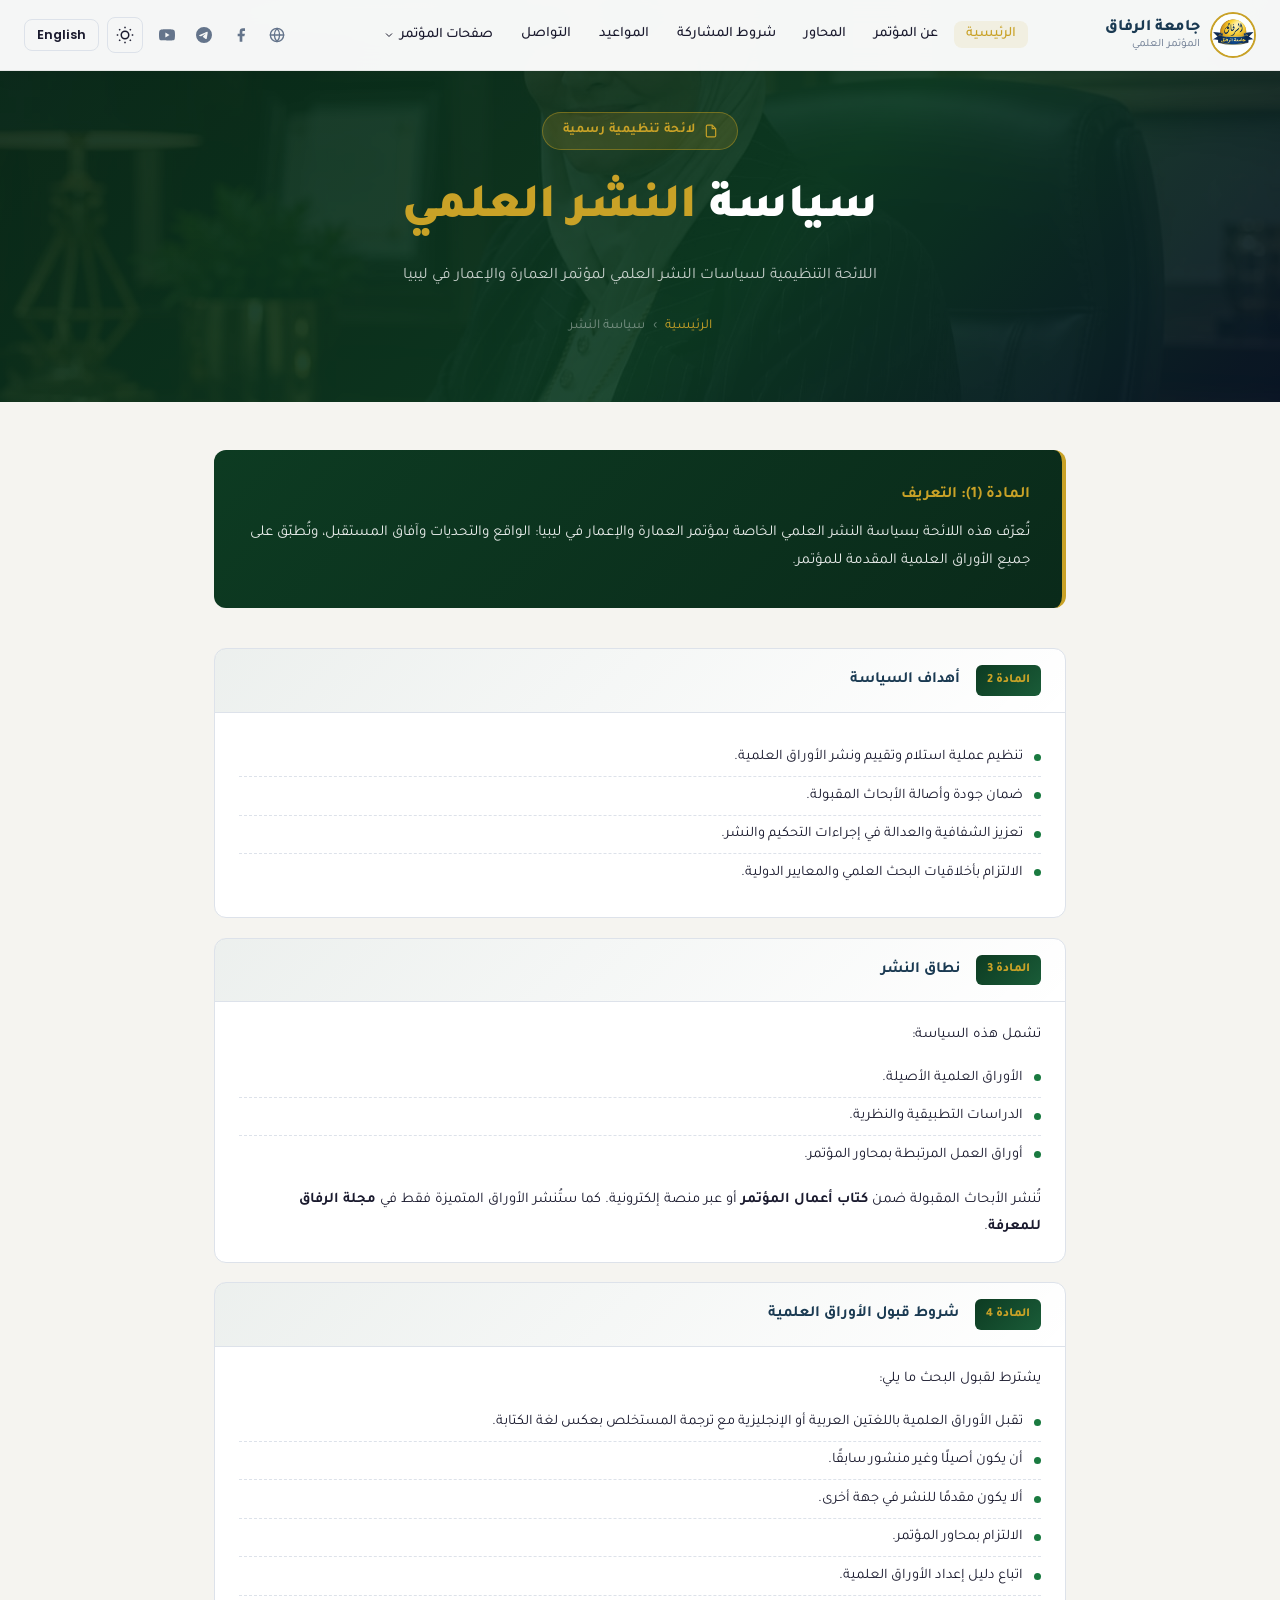
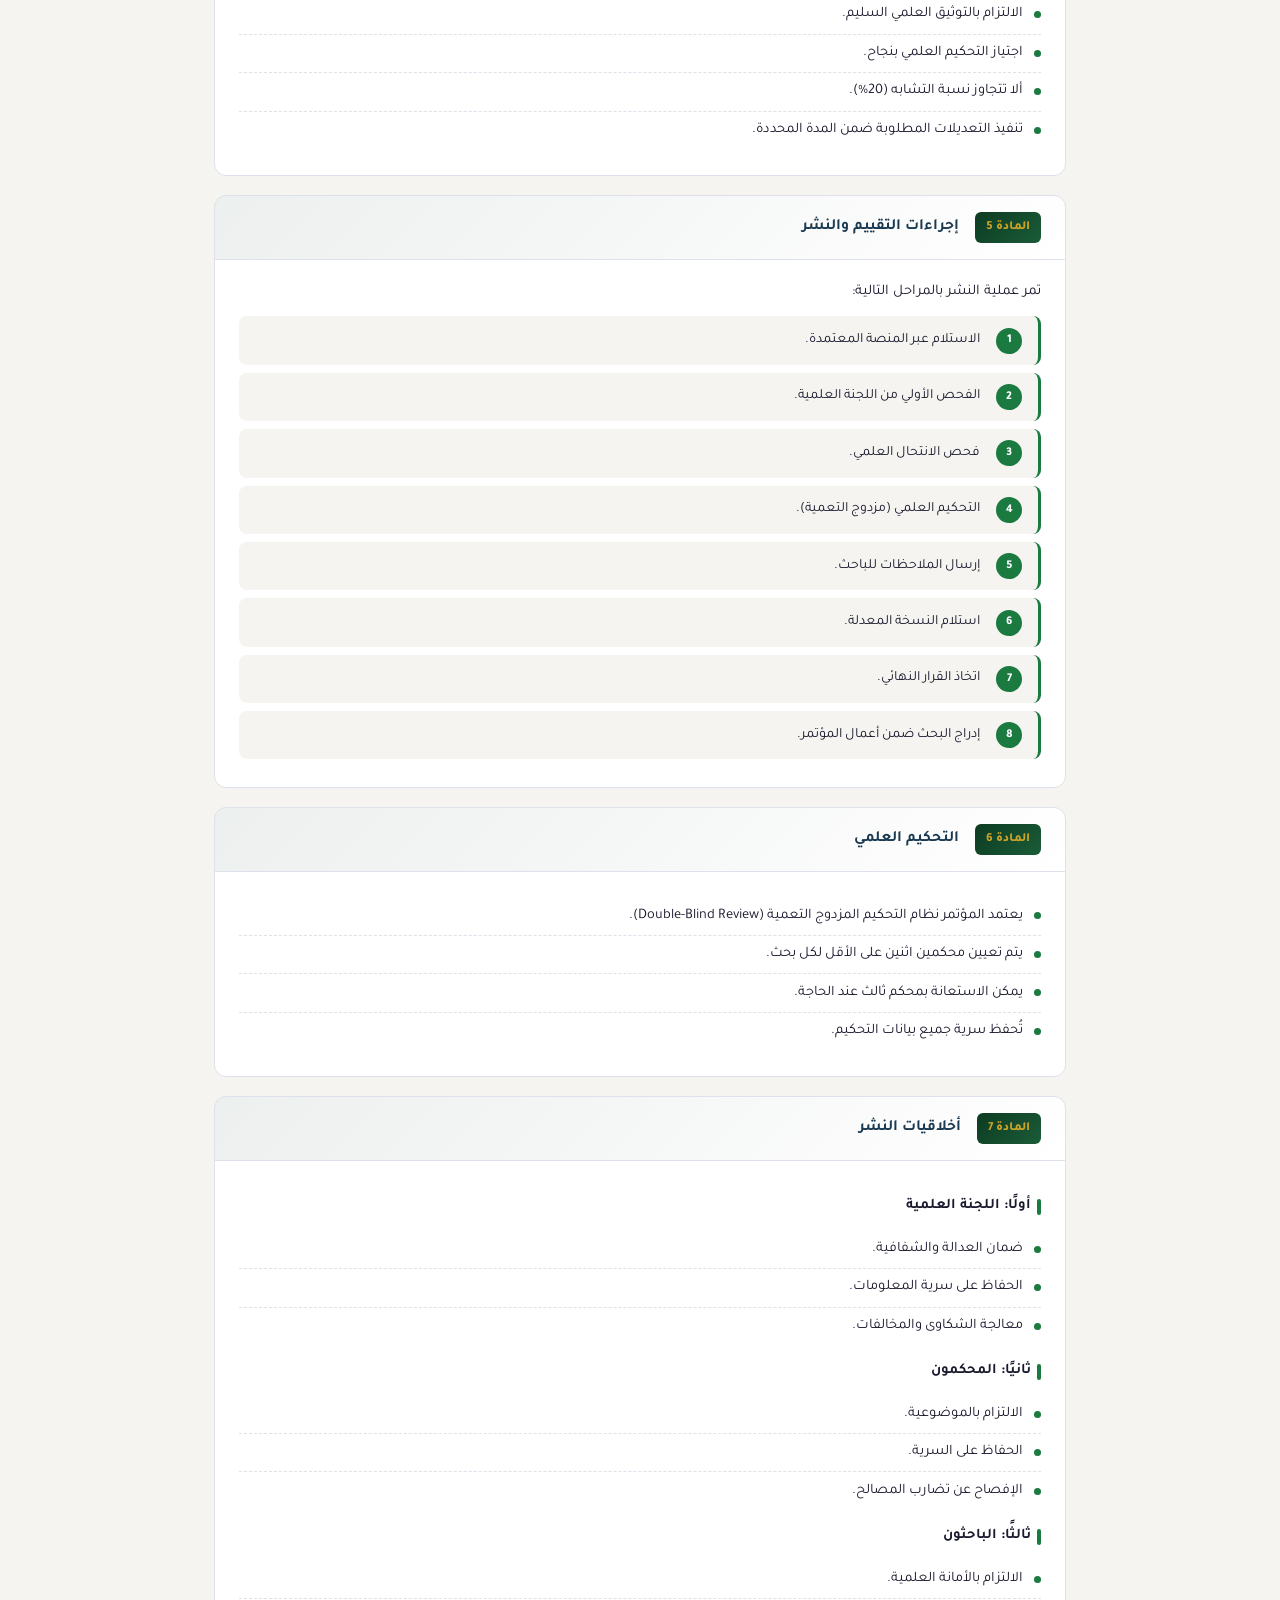
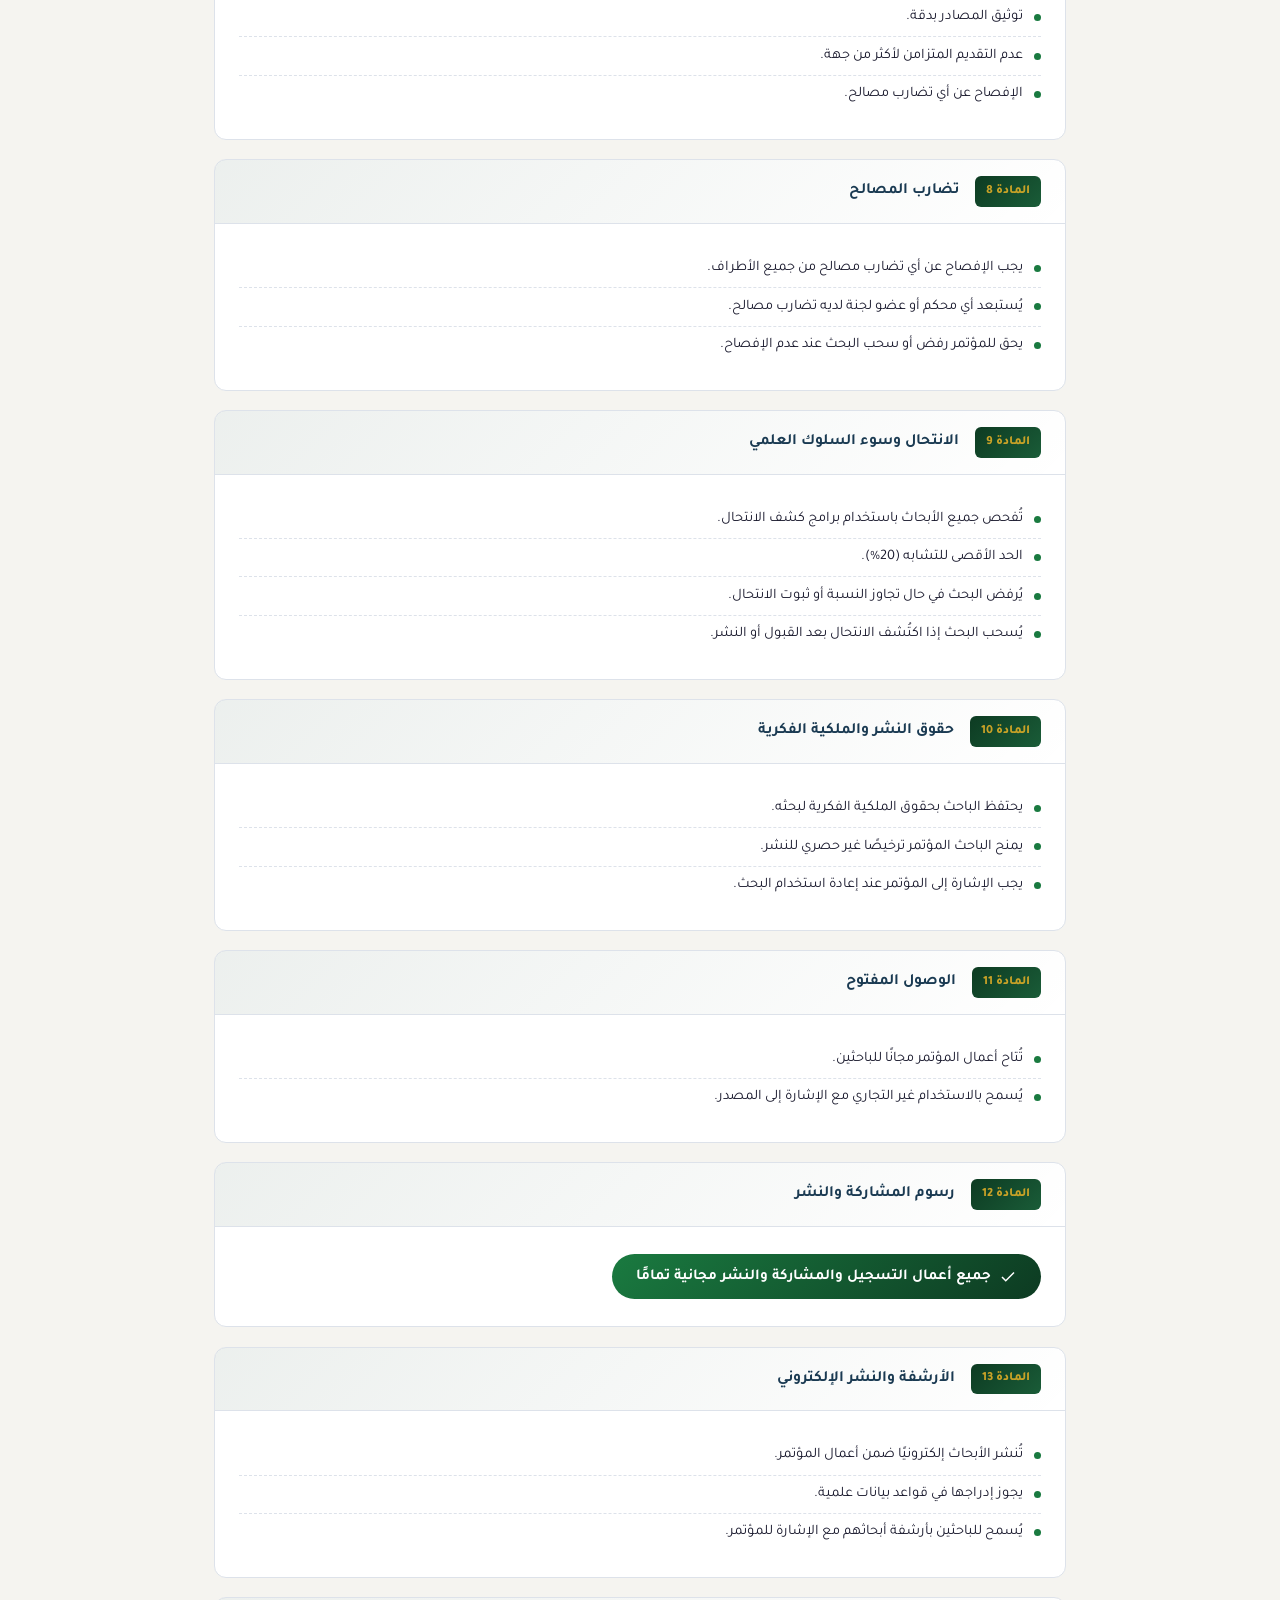
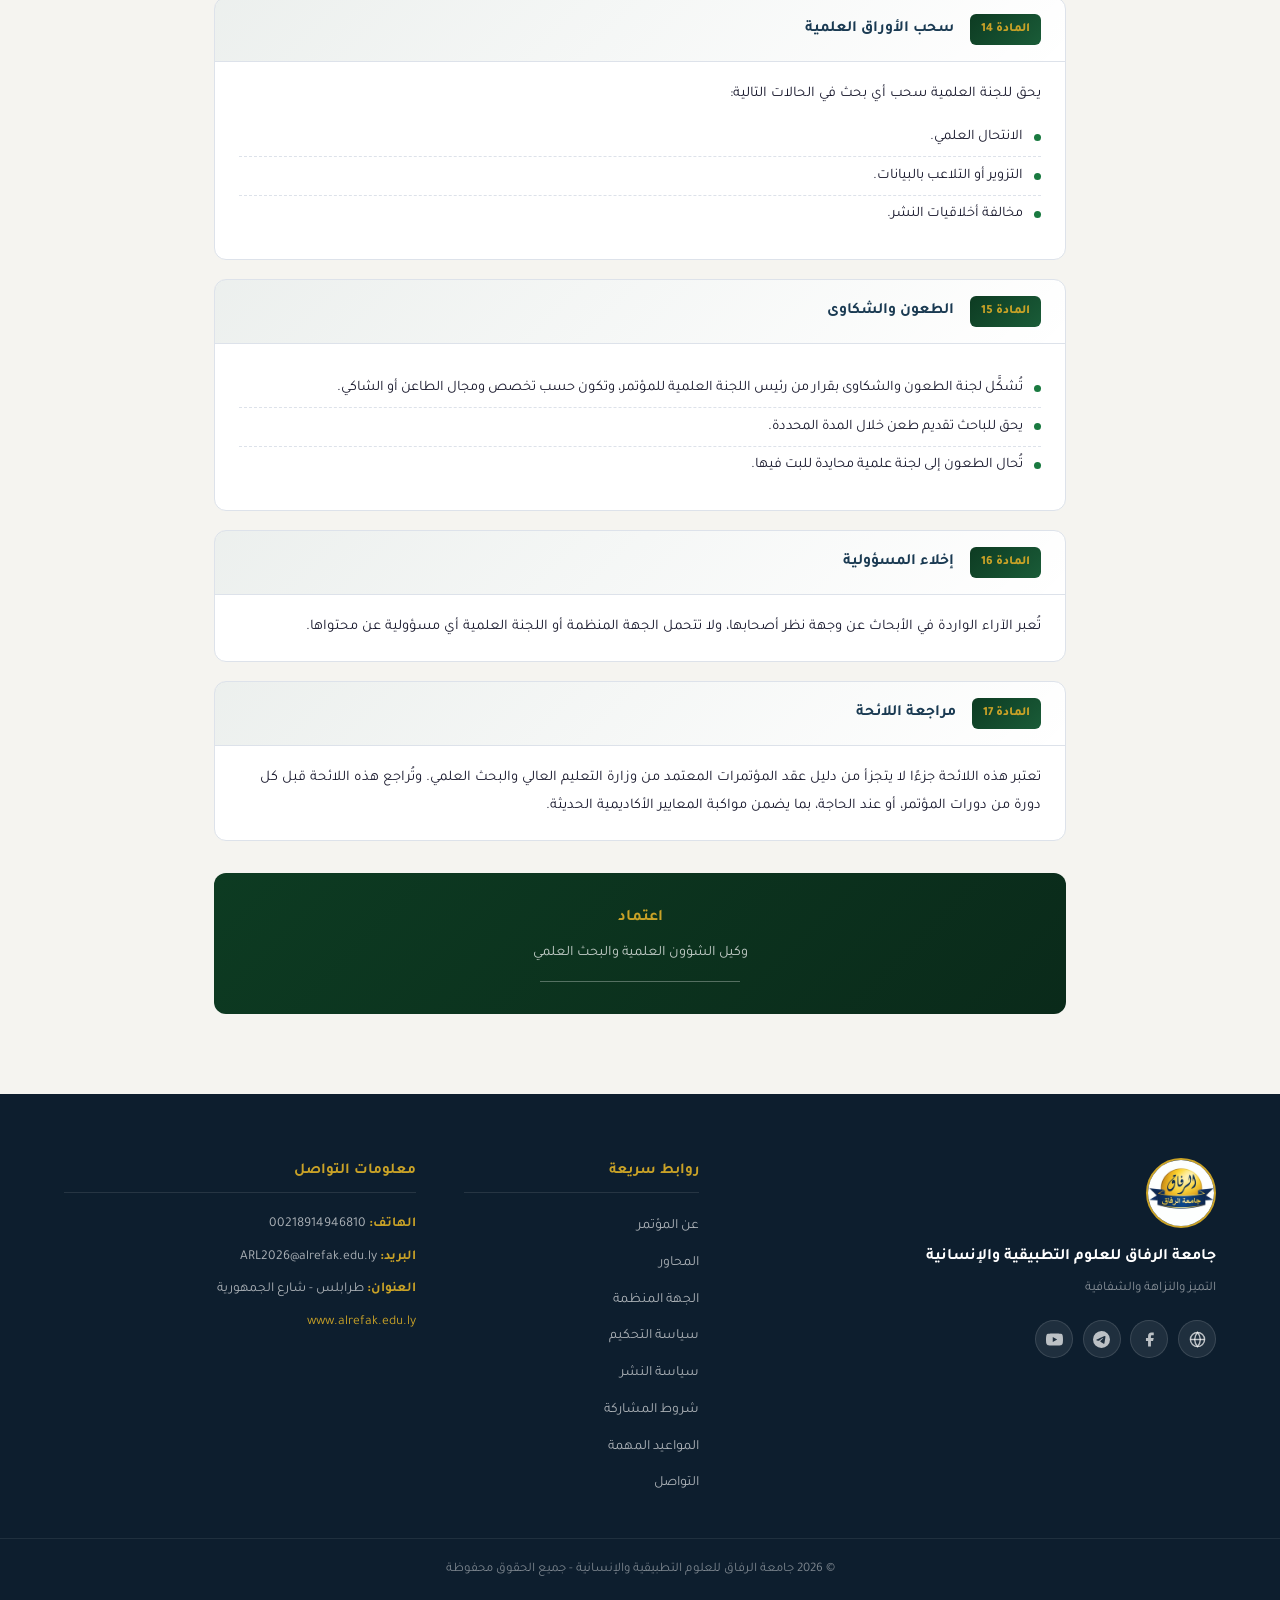
<file: publication-policy.html>
<!DOCTYPE html>
<html lang="ar" dir="rtl">
<head>
  <meta charset="UTF-8" />
  <meta name="viewport" content="width=device-width, initial-scale=1.0" />
  <title>سياسة النشر - مؤتمر العمارة والإعمار في ليبيا</title>
  <link rel="icon" type="image/jpeg" href="images/img2.jpeg" />
  <link rel="shortcut icon" href="images/img2.jpeg" />
  <link rel="apple-touch-icon" href="images/img2.jpeg" />
  <link rel="preconnect" href="https://fonts.googleapis.com" />
  <link rel="preconnect" href="https://fonts.gstatic.com" crossorigin />
  <link href="https://fonts.googleapis.com/css2?family=Tajawal:wght@300;400;500;700;800;900&family=Poppins:wght@300;400;500;600;700&display=swap" rel="stylesheet" />
  <link rel="stylesheet" href="style.css" />
</head>
<body id="body" data-page="publication-policy">

  <!-- ===== NAVBAR ===== -->
  <nav class="navbar" id="navbar">
    <div class="nav-container">
      <a href="index.html#hero" class="nav-logo">
        <img src="images/img2.jpeg" alt="شعار جامعة الرفاق" class="logo-img" />
        <div class="logo-text">
          <span class="logo-title">جامعة الرفاق</span>
          <span class="logo-sub">المؤتمر العلمي</span>
        </div>
      </a>

      <ul class="nav-links" id="navLinks">
        <li><a href="index.html#hero" class="nav-link active">الرئيسية</a></li>
        <li><a href="index.html#about" class="nav-link">عن المؤتمر</a></li>
        <li><a href="index.html#themes" class="nav-link">المحاور</a></li>
        <li><a href="index.html#guidelines" class="nav-link">شروط المشاركة</a></li>
        <li><a href="index.html#dates" class="nav-link">المواعيد</a></li>
        <li><a href="index.html#contact" class="nav-link">التواصل</a></li>
        <li class="nav-dropdown">
          <a href="#" class="nav-link nav-dropdown-toggle">صفحات المؤتمر
            <svg xmlns="http://www.w3.org/2000/svg" width="12" height="12" fill="none" viewBox="0 0 24 24" stroke="currentColor" stroke-width="2"><polyline points="6 9 12 15 18 9"/></svg>
          </a>
          <ul class="dropdown-menu">
            <li><a href="organizing-committee.html">الجهة المنظمة</a></li>
            <li><a href="review-policy.html">سياسة التحكيم</a></li>
            <li><a href="publication-policy.html">سياسة النشر</a></li>
          </ul>
        </li>
      </ul>

      <div class="nav-actions">
        <div class="nav-socials">
          <a href="https://www.alrefak.edu.ly/MainAR" rel="noopener" class="nav-social-btn" title="الموقع الرسمي">
            <svg xmlns="http://www.w3.org/2000/svg" viewBox="0 0 24 24" fill="none" stroke="currentColor" stroke-width="2" stroke-linecap="round" stroke-linejoin="round"><circle cx="12" cy="12" r="10"/><line x1="2" y1="12" x2="22" y2="12"/><path d="M12 2a15.3 15.3 0 0 1 4 10 15.3 15.3 0 0 1-4 10 15.3 15.3 0 0 1-4-10 15.3 15.3 0 0 1 4-10z"/></svg>
          </a>
          <a href="https://www.facebook.com/alrefakuniversty" rel="noopener" class="nav-social-btn facebook" title="فيسبوك">
            <svg xmlns="http://www.w3.org/2000/svg" viewBox="0 0 24 24" fill="currentColor"><path d="M18 2h-3a5 5 0 0 0-5 5v3H7v4h3v8h4v-8h3l1-4h-4V7a1 1 0 0 1 1-1h3z"/></svg>
          </a>
          <a href="https://t.me/+evNaCxBrEOszYTA0" rel="noopener" class="nav-social-btn telegram" title="تيليجرام">
            <svg xmlns="http://www.w3.org/2000/svg" viewBox="0 0 24 24" fill="currentColor"><path d="M11.944 0A12 12 0 0 0 0 12a12 12 0 0 0 12 12 12 12 0 0 0 12-12A12 12 0 0 0 12 0a12 12 0 0 0-.056 0zm4.962 7.224c.1-.002.321.023.465.14a.506.506 0 0 1 .171.325c.016.093.036.306.02.472-.18 1.898-.962 6.502-1.36 8.627-.168.9-.499 1.201-.82 1.23-.696.065-1.225-.46-1.9-.902-1.056-.693-1.653-1.124-2.678-1.8-1.185-.78-.417-1.21.258-1.91.177-.184 3.247-2.977 3.307-3.23.007-.032.014-.15-.056-.212s-.174-.041-.249-.024c-.106.024-1.793 1.14-5.061 3.345-.48.33-.913.49-1.302.48-.428-.008-1.252-.241-1.865-.44-.752-.245-1.349-.374-1.297-.789.027-.216.325-.437.893-.663 3.498-1.524 5.83-2.529 6.998-3.014 3.332-1.386 4.025-1.627 4.476-1.635z"/></svg>
          </a>
          <a href="https://www.youtube.com/channel/UC1ezfa8hTyz6beCt9BOtp2Q" rel="noopener" class="nav-social-btn youtube" title="يوتيوب">
            <svg xmlns="http://www.w3.org/2000/svg" viewBox="0 0 24 24" fill="currentColor"><path d="M23.498 6.186a3.016 3.016 0 0 0-2.122-2.136C19.505 3.545 12 3.545 12 3.545s-7.505 0-9.377.505A3.017 3.017 0 0 0 .502 6.186C0 8.07 0 12 0 12s0 3.93.502 5.814a3.016 3.016 0 0 0 2.122 2.136c1.871.505 9.376.505 9.376.505s7.505 0 9.377-.505a3.015 3.015 0 0 0 2.122-2.136C24 15.93 24 12 24 12s0-3.93-.502-5.814zM9.545 15.568V8.432L15.818 12l-6.273 3.568z"/></svg>
          </a>
        </div>

        <button class="theme-toggle" id="themeToggle" title="تبديل الوضع الليلي">
          <svg class="sun-icon" xmlns="http://www.w3.org/2000/svg" viewBox="0 0 24 24" fill="none" stroke="currentColor" stroke-width="2"><circle cx="12" cy="12" r="5"/><line x1="12" y1="1" x2="12" y2="3"/><line x1="12" y1="21" x2="12" y2="23"/><line x1="4.22" y1="4.22" x2="5.64" y2="5.64"/><line x1="18.36" y1="18.36" x2="19.78" y2="19.78"/><line x1="1" y1="12" x2="3" y2="12"/><line x1="21" y1="12" x2="23" y2="12"/><line x1="4.22" y1="19.78" x2="5.64" y2="18.36"/><line x1="18.36" y1="5.64" x2="19.78" y2="4.22"/></svg>
          <svg class="moon-icon" xmlns="http://www.w3.org/2000/svg" viewBox="0 0 24 24" fill="none" stroke="currentColor" stroke-width="2"><path d="M21 12.79A9 9 0 1 1 11.21 3 7 7 0 0 0 21 12.79z"/></svg>
        </button>

        <button class="lang-toggle" id="langToggle">English</button>

        <button class="hamburger" id="hamburger" aria-label="القائمة">
          <span></span><span></span><span></span>
        </button>
      </div>
    </div>
  </nav>

  <!-- Hero -->
  <section class="subpage-hero">
    <div class="container" style="position:relative">
      <div class="hero-badge">
        <svg xmlns="http://www.w3.org/2000/svg" width="14" height="14" fill="none" viewBox="0 0 24 24" stroke="currentColor" stroke-width="2"><path d="M14 2H6a2 2 0 0 0-2 2v16a2 2 0 0 0 2 2h12a2 2 0 0 0 2-2V8z"/><polyline points="14 2 14 8 20 8"/></svg>
        لائحة تنظيمية رسمية
      </div>
      <h1>سياسة <span>النشر العلمي</span></h1>
      <p>اللائحة التنظيمية لسياسات النشر العلمي لمؤتمر العمارة والإعمار في ليبيا</p>
      <div class="breadcrumb">
        <a href="index.html">الرئيسية</a>
        <span>›</span>
        <span>سياسة النشر</span>
      </div>
    </div>
  </section>

  <!-- Content -->
  <main class="policy-container">

    <!-- Intro -->
    <div class="policy-intro-card">
      <h3>المادة (1): التعريف</h3>
      <p>تُعرف هذه اللائحة بسياسة النشر العلمي الخاصة بمؤتمر العمارة والإعمار في ليبيا: الواقع والتحديات وآفاق المستقبل، وتُطبق على جميع الأوراق العلمية المقدمة للمؤتمر.</p>
    </div>

    <!-- Article 2 -->
    <div class="article-section">
      <div class="article-header">
        <div class="article-num">المادة 2</div>
        <h3>أهداف السياسة</h3>
      </div>
      <div class="article-body">
        <ul class="policy-list">
          <li>تنظيم عملية استلام وتقييم ونشر الأوراق العلمية.</li>
          <li>ضمان جودة وأصالة الأبحاث المقبولة.</li>
          <li>تعزيز الشفافية والعدالة في إجراءات التحكيم والنشر.</li>
          <li>الالتزام بأخلاقيات البحث العلمي والمعايير الدولية.</li>
        </ul>
      </div>
    </div>

    <!-- Article 3 -->
    <div class="article-section">
      <div class="article-header">
        <div class="article-num">المادة 3</div>
        <h3>نطاق النشر</h3>
      </div>
      <div class="article-body">
        <p>تشمل هذه السياسة:</p>
        <ul class="policy-list">
          <li>الأوراق العلمية الأصلية.</li>
          <li>الدراسات التطبيقية والنظرية.</li>
          <li>أوراق العمل المرتبطة بمحاور المؤتمر.</li>
        </ul>
        <p style="margin-top:0.8rem">تُنشر الأبحاث المقبولة ضمن <strong>كتاب أعمال المؤتمر</strong> أو عبر منصة إلكترونية. كما ستُنشر الأوراق المتميزة فقط في <strong>مجلة الرفاق للمعرفة</strong>.</p>
      </div>
    </div>

    <!-- Article 4 -->
    <div class="article-section">
      <div class="article-header">
        <div class="article-num">المادة 4</div>
        <h3>شروط قبول الأوراق العلمية</h3>
      </div>
      <div class="article-body">
        <p>يشترط لقبول البحث ما يلي:</p>
        <ul class="policy-list">
          <li>تقبل الأوراق العلمية باللغتين العربية أو الإنجليزية مع ترجمة المستخلص بعكس لغة الكتابة.</li>
          <li>أن يكون أصيلًا وغير منشور سابقًا.</li>
          <li>ألا يكون مقدمًا للنشر في جهة أخرى.</li>
          <li>الالتزام بمحاور المؤتمر.</li>
          <li>اتباع دليل إعداد الأوراق العلمية.</li>
          <li>الالتزام بالتوثيق العلمي السليم.</li>
          <li>اجتياز التحكيم العلمي بنجاح.</li>
          <li>ألا تتجاوز نسبة التشابه (20%).</li>
          <li>تنفيذ التعديلات المطلوبة ضمن المدة المحددة.</li>
        </ul>
      </div>
    </div>

    <!-- Article 5 -->
    <div class="article-section">
      <div class="article-header">
        <div class="article-num">المادة 5</div>
        <h3>إجراءات التقييم والنشر</h3>
      </div>
      <div class="article-body">
        <p>تمر عملية النشر بالمراحل التالية:</p>
        <div class="stages-flow">
          <div class="flow-step"><div class="flow-num">1</div><p>الاستلام عبر المنصة المعتمدة.</p></div>
          <div class="flow-step"><div class="flow-num">2</div><p>الفحص الأولي من اللجنة العلمية.</p></div>
          <div class="flow-step"><div class="flow-num">3</div><p>فحص الانتحال العلمي.</p></div>
          <div class="flow-step"><div class="flow-num">4</div><p>التحكيم العلمي (مزدوج التعمية).</p></div>
          <div class="flow-step"><div class="flow-num">5</div><p>إرسال الملاحظات للباحث.</p></div>
          <div class="flow-step"><div class="flow-num">6</div><p>استلام النسخة المعدلة.</p></div>
          <div class="flow-step"><div class="flow-num">7</div><p>اتخاذ القرار النهائي.</p></div>
          <div class="flow-step"><div class="flow-num">8</div><p>إدراج البحث ضمن أعمال المؤتمر.</p></div>
        </div>
      </div>
    </div>

    <!-- Article 6 -->
    <div class="article-section">
      <div class="article-header">
        <div class="article-num">المادة 6</div>
        <h3>التحكيم العلمي</h3>
      </div>
      <div class="article-body">
        <ul class="policy-list">
          <li>يعتمد المؤتمر نظام التحكيم المزدوج التعمية (Double-Blind Review).</li>
          <li>يتم تعيين محكمين اثنين على الأقل لكل بحث.</li>
          <li>يمكن الاستعانة بمحكم ثالث عند الحاجة.</li>
          <li>تُحفظ سرية جميع بيانات التحكيم.</li>
        </ul>
      </div>
    </div>

    <!-- Article 7 -->
    <div class="article-section">
      <div class="article-header">
        <div class="article-num">المادة 7</div>
        <h3>أخلاقيات النشر</h3>
      </div>
      <div class="article-body">
        <p class="subsection-title">أولًا: اللجنة العلمية</p>
        <ul class="policy-list">
          <li>ضمان العدالة والشفافية.</li>
          <li>الحفاظ على سرية المعلومات.</li>
          <li>معالجة الشكاوى والمخالفات.</li>
        </ul>
        <p class="subsection-title">ثانيًا: المحكمون</p>
        <ul class="policy-list">
          <li>الالتزام بالموضوعية.</li>
          <li>الحفاظ على السرية.</li>
          <li>الإفصاح عن تضارب المصالح.</li>
        </ul>
        <p class="subsection-title">ثالثًا: الباحثون</p>
        <ul class="policy-list">
          <li>الالتزام بالأمانة العلمية.</li>
          <li>توثيق المصادر بدقة.</li>
          <li>عدم التقديم المتزامن لأكثر من جهة.</li>
          <li>الإفصاح عن أي تضارب مصالح.</li>
        </ul>
      </div>
    </div>

    <!-- Article 8 -->
    <div class="article-section">
      <div class="article-header">
        <div class="article-num">المادة 8</div>
        <h3>تضارب المصالح</h3>
      </div>
      <div class="article-body">
        <ul class="policy-list">
          <li>يجب الإفصاح عن أي تضارب مصالح من جميع الأطراف.</li>
          <li>يُستبعد أي محكم أو عضو لجنة لديه تضارب مصالح.</li>
          <li>يحق للمؤتمر رفض أو سحب البحث عند عدم الإفصاح.</li>
        </ul>
      </div>
    </div>

    <!-- Article 9 -->
    <div class="article-section">
      <div class="article-header">
        <div class="article-num">المادة 9</div>
        <h3>الانتحال وسوء السلوك العلمي</h3>
      </div>
      <div class="article-body">
        <ul class="policy-list">
          <li>تُفحص جميع الأبحاث باستخدام برامج كشف الانتحال.</li>
          <li>الحد الأقصى للتشابه (20%).</li>
          <li>يُرفض البحث في حال تجاوز النسبة أو ثبوت الانتحال.</li>
          <li>يُسحب البحث إذا اكتُشف الانتحال بعد القبول أو النشر.</li>
        </ul>
      </div>
    </div>

    <!-- Article 10 -->
    <div class="article-section">
      <div class="article-header">
        <div class="article-num">المادة 10</div>
        <h3>حقوق النشر والملكية الفكرية</h3>
      </div>
      <div class="article-body">
        <ul class="policy-list">
          <li>يحتفظ الباحث بحقوق الملكية الفكرية لبحثه.</li>
          <li>يمنح الباحث المؤتمر ترخيصًا غير حصري للنشر.</li>
          <li>يجب الإشارة إلى المؤتمر عند إعادة استخدام البحث.</li>
        </ul>
      </div>
    </div>

    <!-- Article 11 -->
    <div class="article-section">
      <div class="article-header">
        <div class="article-num">المادة 11</div>
        <h3>الوصول المفتوح</h3>
      </div>
      <div class="article-body">
        <ul class="policy-list">
          <li>تُتاح أعمال المؤتمر مجانًا للباحثين.</li>
          <li>يُسمح بالاستخدام غير التجاري مع الإشارة إلى المصدر.</li>
        </ul>
      </div>
    </div>

    <!-- Article 12 -->
    <div class="article-section">
      <div class="article-header">
        <div class="article-num">المادة 12</div>
        <h3>رسوم المشاركة والنشر</h3>
      </div>
      <div class="article-body">
        <div class="free-badge">
          <svg xmlns="http://www.w3.org/2000/svg" width="18" height="18" fill="none" viewBox="0 0 24 24" stroke="currentColor" stroke-width="2"><polyline points="20 6 9 17 4 12"/></svg>
          جميع أعمال التسجيل والمشاركة والنشر مجانية تمامًا
        </div>
      </div>
    </div>

    <!-- Article 13 -->
    <div class="article-section">
      <div class="article-header">
        <div class="article-num">المادة 13</div>
        <h3>الأرشفة والنشر الإلكتروني</h3>
      </div>
      <div class="article-body">
        <ul class="policy-list">
          <li>تُنشر الأبحاث إلكترونيًا ضمن أعمال المؤتمر.</li>
          <li>يجوز إدراجها في قواعد بيانات علمية.</li>
          <li>يُسمح للباحثين بأرشفة أبحاثهم مع الإشارة للمؤتمر.</li>
        </ul>
      </div>
    </div>

    <!-- Article 14 -->
    <div class="article-section">
      <div class="article-header">
        <div class="article-num">المادة 14</div>
        <h3>سحب الأوراق العلمية</h3>
      </div>
      <div class="article-body">
        <p>يحق للجنة العلمية سحب أي بحث في الحالات التالية:</p>
        <ul class="policy-list">
          <li>الانتحال العلمي.</li>
          <li>التزوير أو التلاعب بالبيانات.</li>
          <li>مخالفة أخلاقيات النشر.</li>
        </ul>
      </div>
    </div>

    <!-- Article 15 -->
    <div class="article-section">
      <div class="article-header">
        <div class="article-num">المادة 15</div>
        <h3>الطعون والشكاوى</h3>
      </div>
      <div class="article-body">
        <ul class="policy-list">
          <li>تُشكَّل لجنة الطعون والشكاوى بقرار من رئيس اللجنة العلمية للمؤتمر، وتكون حسب تخصص ومجال الطاعن أو الشاكي.</li>
          <li>يحق للباحث تقديم طعن خلال المدة المحددة.</li>
          <li>تُحال الطعون إلى لجنة علمية محايدة للبت فيها.</li>
        </ul>
      </div>
    </div>

    <!-- Article 16 -->
    <div class="article-section">
      <div class="article-header">
        <div class="article-num">المادة 16</div>
        <h3>إخلاء المسؤولية</h3>
      </div>
      <div class="article-body">
        <p>تُعبر الآراء الواردة في الأبحاث عن وجهة نظر أصحابها، ولا تتحمل الجهة المنظمة أو اللجنة العلمية أي مسؤولية عن محتواها.</p>
      </div>
    </div>

    <!-- Article 17 -->
    <div class="article-section">
      <div class="article-header">
        <div class="article-num">المادة 17</div>
        <h3>مراجعة اللائحة</h3>
      </div>
      <div class="article-body">
        <p>تعتبر هذه اللائحة جزءاً لا يتجزأ من دليل عقد المؤتمرات المعتمد من وزارة التعليم العالي والبحث العلمي. وتُراجع هذه اللائحة قبل كل دورة من دورات المؤتمر، أو عند الحاجة، بما يضمن مواكبة المعايير الأكاديمية الحديثة.</p>
      </div>
    </div>

    <!-- Approval -->
    <div class="approval-box">
      <h4>اعتماد</h4>
      <p>وكيل الشؤون العلمية والبحث العلمي</p>
      <div class="approval-line"></div>
    </div>

    <!-- Decorative Image Strip -->
    <!-- <div style="margin: 3rem 0 2rem; border-radius: 16px; overflow: hidden; box-shadow: 0 8px 32px rgba(0,0,0,0.15);">
      <div style="display: grid; grid-template-columns: 2fr 1fr 1fr; gap: 4px; height: 220px;">
        <div style="overflow: hidden;">
          <img src="images/img4.jpeg" alt="جامعة الرفاق" style="width:100%; height:100%; object-fit:cover; transition: transform 0.4s ease;" onmouseover="this.style.transform='scale(1.05)'" onmouseout="this.style.transform='scale(1)'" />
        </div>
        <div style="overflow: hidden;">
          <img src="images/img9.jpeg" alt="صورة إضافية" style="width:100%; height:100%; object-fit:cover; transition: transform 0.4s ease;" onmouseover="this.style.transform='scale(1.05)'" onmouseout="this.style.transform='scale(1)'" />
        </div>
        <div style="display: grid; grid-template-rows: 1fr 1fr; gap: 4px;">
          <div style="overflow: hidden;">
            <img src="images/img5.jpeg" alt="شعار المؤتمر" style="width:100%; height:100%; object-fit:cover; transition: transform 0.4s ease;" onmouseover="this.style.transform='scale(1.05)'" onmouseout="this.style.transform='scale(1)'" />
          </div>
          <div style="overflow: hidden;">
            <img src="images/img6.jpeg" alt="شعار المؤتمر" style="width:100%; height:100%; object-fit:cover; transition: transform 0.4s ease;" onmouseover="this.style.transform='scale(1.05)'" onmouseout="this.style.transform='scale(1)'" />
          </div>
        </div>
      </div>
    </div> -->

  </main>

  <!-- Footer -->
  <footer class="footer">
    <div class="footer-top">
      <div class="container footer-grid">
        <div class="footer-brand">
          <img src="images/img2.jpeg" alt="شعار جامعة الرفاق" class="footer-logo" />
          <h3 id="footerUniv">جامعة الرفاق للعلوم التطبيقية والإنسانية</h3>
          <p id="footerTagline">التميز والنزاهة والشفافية</p>
          <div class="footer-socials">
            <a href="https://www.alrefak.edu.ly/MainAR" rel="noopener" class="footer-social-btn" title="الموقع الرسمي">
              <svg xmlns="http://www.w3.org/2000/svg" viewBox="0 0 24 24" fill="none" stroke="currentColor" stroke-width="2"><circle cx="12" cy="12" r="10"/><line x1="2" y1="12" x2="22" y2="12"/><path d="M12 2a15.3 15.3 0 0 1 4 10 15.3 15.3 0 0 1-4 10 15.3 15.3 0 0 1-4-10 15.3 15.3 0 0 1 4-10z"/></svg>
            </a>
            <a href="https://www.facebook.com/alrefakuniversty" rel="noopener" class="footer-social-btn" title="فيسبوك">
              <svg xmlns="http://www.w3.org/2000/svg" viewBox="0 0 24 24" fill="currentColor"><path d="M18 2h-3a5 5 0 0 0-5 5v3H7v4h3v8h4v-8h3l1-4h-4V7a1 1 0 0 1 1-1h3z"/></svg>
            </a>
            <a href="https://t.me/+evNaCxBrEOszYTA0" rel="noopener" class="footer-social-btn" title="تيليجرام">
              <svg xmlns="http://www.w3.org/2000/svg" viewBox="0 0 24 24" fill="currentColor"><path d="M11.944 0A12 12 0 0 0 0 12a12 12 0 0 0 12 12 12 12 0 0 0 12-12A12 12 0 0 0 12 0a12 12 0 0 0-.056 0zm4.962 7.224c.1-.002.321.023.465.14a.506.506 0 0 1 .171.325c.016.093.036.306.02.472-.18 1.898-.962 6.502-1.36 8.627-.168.9-.499 1.201-.82 1.23-.696.065-1.225-.46-1.9-.902-1.056-.693-1.653-1.124-2.678-1.8-1.185-.78-.417-1.21.258-1.91.177-.184 3.247-2.977 3.307-3.23.007-.032.014-.15-.056-.212s-.174-.041-.249-.024c-.106.024-1.793 1.14-5.061 3.345-.48.33-.913.49-1.302.48-.428-.008-1.252-.241-1.865-.44-.752-.245-1.349-.374-1.297-.789.027-.216.325-.437.893-.663 3.498-1.524 5.83-2.529 6.998-3.014 3.332-1.386 4.025-1.627 4.476-1.635z"/></svg>
            </a>
            <a href="https://www.youtube.com/channel/UC1ezfa8hTyz6beCt9BOtp2Q" rel="noopener" class="footer-social-btn" title="يوتيوب">
              <svg xmlns="http://www.w3.org/2000/svg" viewBox="0 0 24 24" fill="currentColor"><path d="M23.498 6.186a3.016 3.016 0 0 0-2.122-2.136C19.505 3.545 12 3.545 12 3.545s-7.505 0-9.377.505A3.017 3.017 0 0 0 .502 6.186C0 8.07 0 12 0 12s0 3.93.502 5.814a3.016 3.016 0 0 0 2.122 2.136c1.871.505 9.376.505 9.376.505s7.505 0 9.377-.505a3.015 3.015 0 0 0 2.122-2.136C24 15.93 24 12 24 12s0-3.93-.502-5.814zM9.545 15.568V8.432L15.818 12l-6.273 3.568z"/></svg>
            </a>
          </div>
        </div>
        <div class="footer-links">
          <h4 id="footerNavTitle">روابط سريعة</h4>
          <ul>
            <li><a href="index.html#about" id="fAbout">عن المؤتمر</a></li>
            <li><a href="index.html#themes" id="fThemes">المحاور</a></li>
            <li><a href="organizing-committee.html">الجهة المنظمة</a></li>
            <li><a href="review-policy.html">سياسة التحكيم</a></li>
            <li><a href="publication-policy.html">سياسة النشر</a></li>
            <li><a href="index.html#guidelines" id="fGuide">شروط المشاركة</a></li>
            <li><a href="index.html#dates" id="fDates">المواعيد المهمة</a></li>
            <li><a href="index.html#contact" id="fContact">التواصل</a></li>
          </ul>
        </div>
        <div class="footer-contact-info">
          <h4 id="footerContactTitle">معلومات التواصل</h4>
          <p><strong id="footerPhone">الهاتف:</strong> <span dir="ltr">00218914946810</span></p>
          <p><strong id="footerEmail">البريد:</strong> ARL2026@alrefak.edu.ly</p>
          <p><strong id="footerAddr">العنوان:</strong> <span id="footerAddrVal">طرابلس - شارع الجمهورية</span></p>
          <p><a href="https://www.alrefak.edu.ly/MainAR" rel="noopener" class="footer-website-link">www.alrefak.edu.ly</a></p>
        </div>
      </div>
    </div>
    <div class="footer-bottom">
      <div class="container">
        <p id="footerCopyright">© 2026 جامعة الرفاق للعلوم التطبيقية والإنسانية - جميع الحقوق محفوظة</p>
      </div>
    </div>
  </footer>

  <script src="main.js"></script>
</body>
</html>
</file>
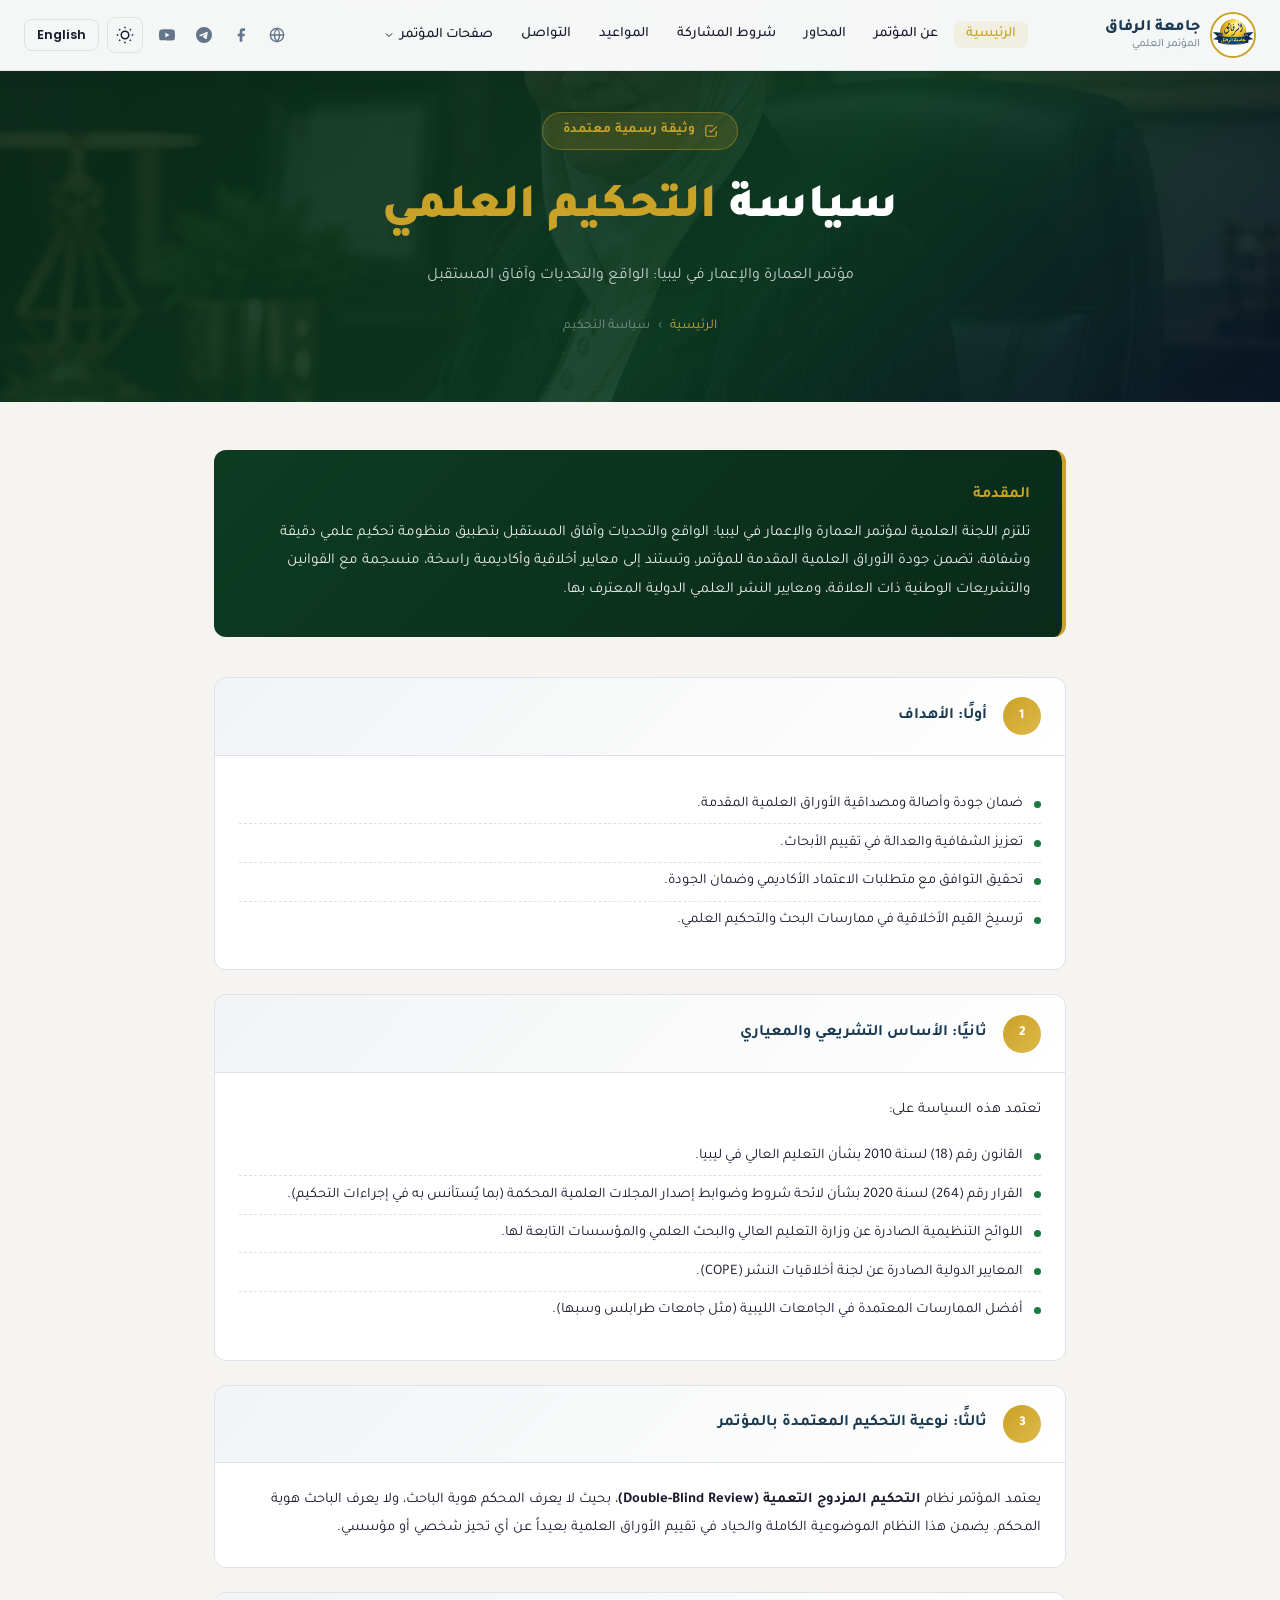
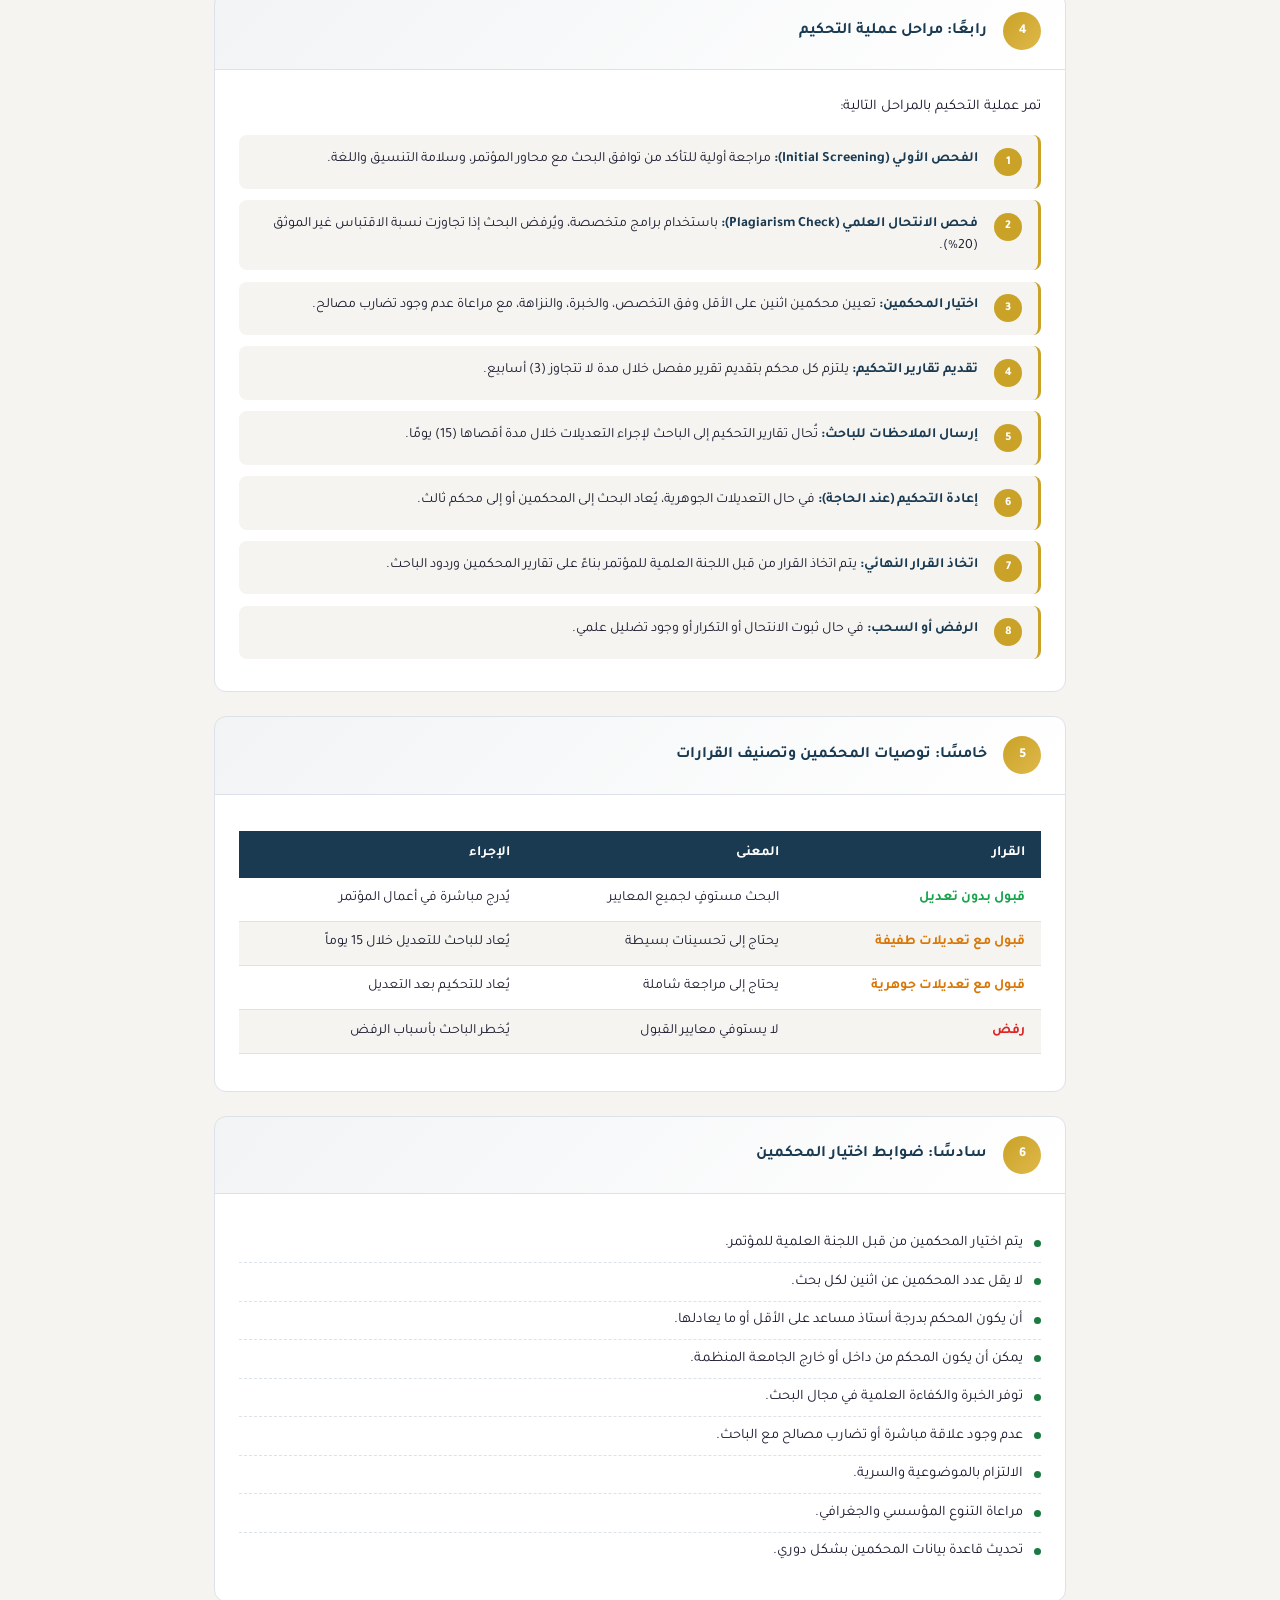
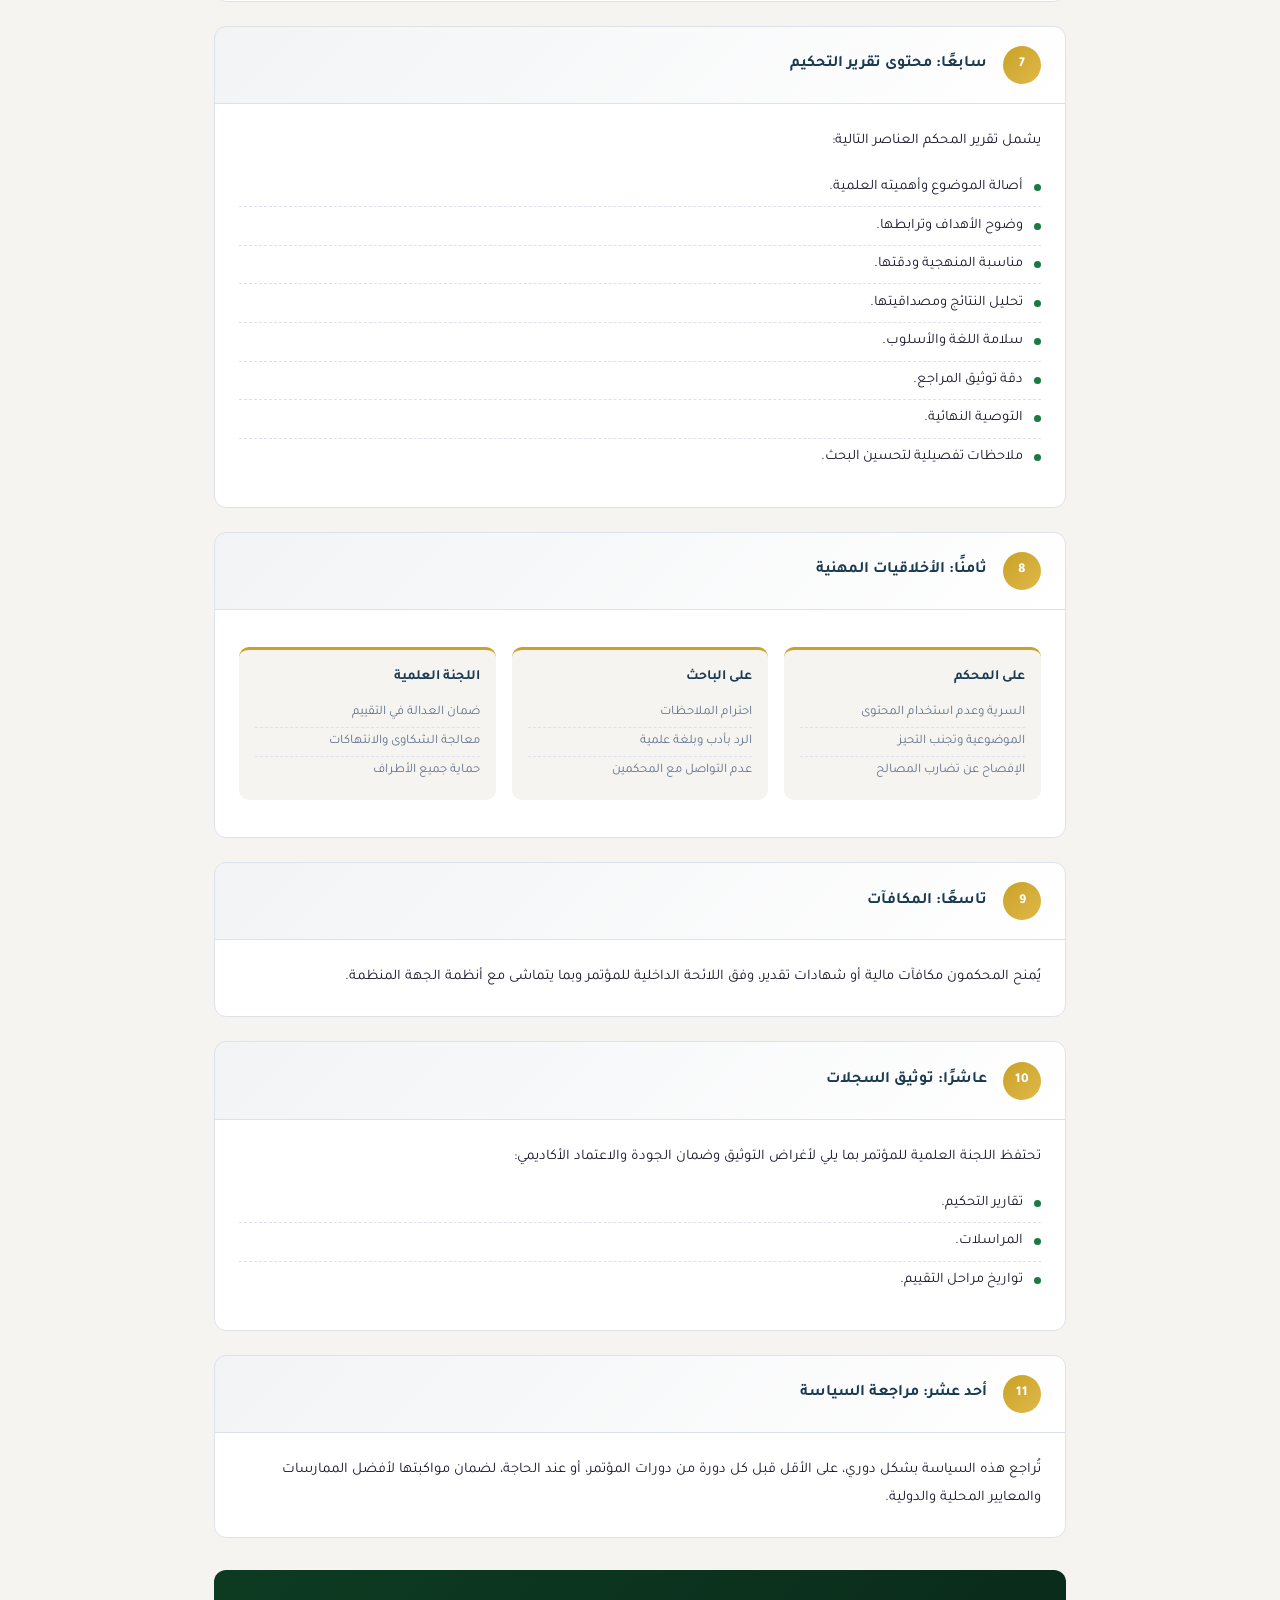
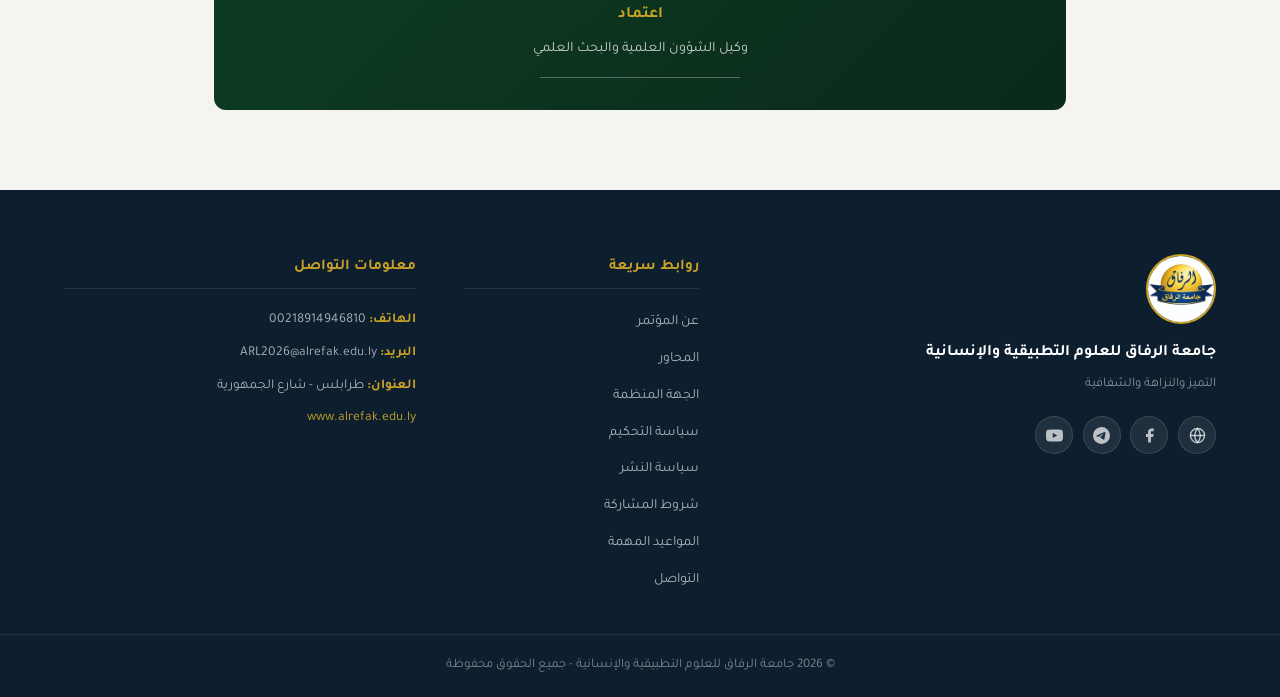
<file: review-policy.html>
<!DOCTYPE html>
<html lang="ar" dir="rtl">
<head>
  <meta charset="UTF-8" />
  <meta name="viewport" content="width=device-width, initial-scale=1.0" />
  <title>سياسة التحكيم - مؤتمر العمارة والإعمار في ليبيا</title>
  <link rel="icon" type="image/jpeg" href="images/img2.jpeg" />
  <link rel="shortcut icon" href="images/img2.jpeg" />
  <link rel="apple-touch-icon" href="images/img2.jpeg" />
  <link rel="preconnect" href="https://fonts.googleapis.com" />
  <link rel="preconnect" href="https://fonts.gstatic.com" crossorigin />
  <link href="https://fonts.googleapis.com/css2?family=Tajawal:wght@300;400;500;700;800;900&family=Poppins:wght@300;400;500;600;700&display=swap" rel="stylesheet" />
  <link rel="stylesheet" href="style.css" />
</head>
<body id="body" data-page="review-policy">

  <!-- ===== NAVBAR ===== -->
  <nav class="navbar" id="navbar">
    <div class="nav-container">
      <a href="index.html#hero" class="nav-logo">
        <img src="images/img2.jpeg" alt="شعار جامعة الرفاق" class="logo-img" />
        <div class="logo-text">
          <span class="logo-title">جامعة الرفاق</span>
          <span class="logo-sub">المؤتمر العلمي</span>
        </div>
      </a>

      <ul class="nav-links" id="navLinks">
        <li><a href="index.html#hero" class="nav-link active">الرئيسية</a></li>
        <li><a href="index.html#about" class="nav-link">عن المؤتمر</a></li>
        <li><a href="index.html#themes" class="nav-link">المحاور</a></li>
        <li><a href="index.html#guidelines" class="nav-link">شروط المشاركة</a></li>
        <li><a href="index.html#dates" class="nav-link">المواعيد</a></li>
        <li><a href="index.html#contact" class="nav-link">التواصل</a></li>
        <li class="nav-dropdown">
          <a href="#" class="nav-link nav-dropdown-toggle">صفحات المؤتمر
            <svg xmlns="http://www.w3.org/2000/svg" width="12" height="12" fill="none" viewBox="0 0 24 24" stroke="currentColor" stroke-width="2"><polyline points="6 9 12 15 18 9"/></svg>
          </a>
          <ul class="dropdown-menu">
            <li><a href="organizing-committee.html">الجهة المنظمة</a></li>
            <li><a href="review-policy.html">سياسة التحكيم</a></li>
            <li><a href="publication-policy.html">سياسة النشر</a></li>
          </ul>
        </li>
      </ul>

      <div class="nav-actions">
        <div class="nav-socials">
          <a href="https://www.alrefak.edu.ly/MainAR" rel="noopener" class="nav-social-btn" title="الموقع الرسمي">
            <svg xmlns="http://www.w3.org/2000/svg" viewBox="0 0 24 24" fill="none" stroke="currentColor" stroke-width="2" stroke-linecap="round" stroke-linejoin="round"><circle cx="12" cy="12" r="10"/><line x1="2" y1="12" x2="22" y2="12"/><path d="M12 2a15.3 15.3 0 0 1 4 10 15.3 15.3 0 0 1-4 10 15.3 15.3 0 0 1-4-10 15.3 15.3 0 0 1 4-10z"/></svg>
          </a>
          <a href="https://www.facebook.com/alrefakuniversty" rel="noopener" class="nav-social-btn facebook" title="فيسبوك">
            <svg xmlns="http://www.w3.org/2000/svg" viewBox="0 0 24 24" fill="currentColor"><path d="M18 2h-3a5 5 0 0 0-5 5v3H7v4h3v8h4v-8h3l1-4h-4V7a1 1 0 0 1 1-1h3z"/></svg>
          </a>
          <a href="https://t.me/+evNaCxBrEOszYTA0" rel="noopener" class="nav-social-btn telegram" title="تيليجرام">
            <svg xmlns="http://www.w3.org/2000/svg" viewBox="0 0 24 24" fill="currentColor"><path d="M11.944 0A12 12 0 0 0 0 12a12 12 0 0 0 12 12 12 12 0 0 0 12-12A12 12 0 0 0 12 0a12 12 0 0 0-.056 0zm4.962 7.224c.1-.002.321.023.465.14a.506.506 0 0 1 .171.325c.016.093.036.306.02.472-.18 1.898-.962 6.502-1.36 8.627-.168.9-.499 1.201-.82 1.23-.696.065-1.225-.46-1.9-.902-1.056-.693-1.653-1.124-2.678-1.8-1.185-.78-.417-1.21.258-1.91.177-.184 3.247-2.977 3.307-3.23.007-.032.014-.15-.056-.212s-.174-.041-.249-.024c-.106.024-1.793 1.14-5.061 3.345-.48.33-.913.49-1.302.48-.428-.008-1.252-.241-1.865-.44-.752-.245-1.349-.374-1.297-.789.027-.216.325-.437.893-.663 3.498-1.524 5.83-2.529 6.998-3.014 3.332-1.386 4.025-1.627 4.476-1.635z"/></svg>
          </a>
          <a href="https://www.youtube.com/channel/UC1ezfa8hTyz6beCt9BOtp2Q" rel="noopener" class="nav-social-btn youtube" title="يوتيوب">
            <svg xmlns="http://www.w3.org/2000/svg" viewBox="0 0 24 24" fill="currentColor"><path d="M23.498 6.186a3.016 3.016 0 0 0-2.122-2.136C19.505 3.545 12 3.545 12 3.545s-7.505 0-9.377.505A3.017 3.017 0 0 0 .502 6.186C0 8.07 0 12 0 12s0 3.93.502 5.814a3.016 3.016 0 0 0 2.122 2.136c1.871.505 9.376.505 9.376.505s7.505 0 9.377-.505a3.015 3.015 0 0 0 2.122-2.136C24 15.93 24 12 24 12s0-3.93-.502-5.814zM9.545 15.568V8.432L15.818 12l-6.273 3.568z"/></svg>
          </a>
        </div>

        <button class="theme-toggle" id="themeToggle" title="تبديل الوضع الليلي">
          <svg class="sun-icon" xmlns="http://www.w3.org/2000/svg" viewBox="0 0 24 24" fill="none" stroke="currentColor" stroke-width="2"><circle cx="12" cy="12" r="5"/><line x1="12" y1="1" x2="12" y2="3"/><line x1="12" y1="21" x2="12" y2="23"/><line x1="4.22" y1="4.22" x2="5.64" y2="5.64"/><line x1="18.36" y1="18.36" x2="19.78" y2="19.78"/><line x1="1" y1="12" x2="3" y2="12"/><line x1="21" y1="12" x2="23" y2="12"/><line x1="4.22" y1="19.78" x2="5.64" y2="18.36"/><line x1="18.36" y1="5.64" x2="19.78" y2="4.22"/></svg>
          <svg class="moon-icon" xmlns="http://www.w3.org/2000/svg" viewBox="0 0 24 24" fill="none" stroke="currentColor" stroke-width="2"><path d="M21 12.79A9 9 0 1 1 11.21 3 7 7 0 0 0 21 12.79z"/></svg>
        </button>

        <button class="lang-toggle" id="langToggle">English</button>

        <button class="hamburger" id="hamburger" aria-label="القائمة">
          <span></span><span></span><span></span>
        </button>
      </div>
    </div>
  </nav>

  <!-- Hero -->
  <section class="subpage-hero">
    <div class="container" style="position:relative">
      <div class="hero-badge">
        <svg xmlns="http://www.w3.org/2000/svg" width="14" height="14" fill="none" viewBox="0 0 24 24" stroke="currentColor" stroke-width="2"><path d="M9 11l3 3L22 4"/><path d="M21 12v7a2 2 0 0 1-2 2H5a2 2 0 0 1-2-2V5a2 2 0 0 1 2-2h11"/></svg>
        وثيقة رسمية معتمدة
      </div>
      <h1>سياسة <span>التحكيم العلمي</span></h1>
      <p>مؤتمر العمارة والإعمار في ليبيا: الواقع والتحديات وآفاق المستقبل</p>
      <div class="breadcrumb">
        <a href="index.html">الرئيسية</a>
        <span>›</span>
        <span>سياسة التحكيم</span>
      </div>
    </div>
  </section>

  <!-- Content -->
  <main class="policy-container">

    <!-- Intro -->
    <div class="policy-intro-card">
      <h3>المقدمة</h3>
      <p>تلتزم اللجنة العلمية لمؤتمر العمارة والإعمار في ليبيا: الواقع والتحديات وآفاق المستقبل بتطبيق منظومة تحكيم علمي دقيقة وشفافة، تضمن جودة الأوراق العلمية المقدمة للمؤتمر، وتستند إلى معايير أخلاقية وأكاديمية راسخة، منسجمة مع القوانين والتشريعات الوطنية ذات العلاقة، ومعايير النشر العلمي الدولية المعترف بها.</p>
    </div>

    <!-- 1. Objectives -->
    <div class="policy-section">
      <div class="policy-section-header">
        <div class="policy-section-num">1</div>
        <h3>أولًا: الأهداف</h3>
      </div>
      <div class="policy-section-body">
        <ul class="policy-list">
          <li>ضمان جودة وأصالة ومصداقية الأوراق العلمية المقدمة.</li>
          <li>تعزيز الشفافية والعدالة في تقييم الأبحاث.</li>
          <li>تحقيق التوافق مع متطلبات الاعتماد الأكاديمي وضمان الجودة.</li>
          <li>ترسيخ القيم الأخلاقية في ممارسات البحث والتحكيم العلمي.</li>
        </ul>
      </div>
    </div>

    <!-- 2. Legislative Basis -->
    <div class="policy-section">
      <div class="policy-section-header">
        <div class="policy-section-num">2</div>
        <h3>ثانيًا: الأساس التشريعي والمعياري</h3>
      </div>
      <div class="policy-section-body">
        <p>تعتمد هذه السياسة على:</p>
        <ul class="policy-list">
          <li>القانون رقم (18) لسنة 2010 بشأن التعليم العالي في ليبيا.</li>
          <li>القرار رقم (264) لسنة 2020 بشأن لائحة شروط وضوابط إصدار المجلات العلمية المحكمة (بما يُستأنس به في إجراءات التحكيم).</li>
          <li>اللوائح التنظيمية الصادرة عن وزارة التعليم العالي والبحث العلمي والمؤسسات التابعة لها.</li>
          <li>المعايير الدولية الصادرة عن لجنة أخلاقيات النشر (COPE).</li>
          <li>أفضل الممارسات المعتمدة في الجامعات الليبية (مثل جامعات طرابلس وسبها).</li>
        </ul>
      </div>
    </div>

    <!-- 3. Review Type -->
    <div class="policy-section">
      <div class="policy-section-header">
        <div class="policy-section-num">3</div>
        <h3>ثالثًا: نوعية التحكيم المعتمدة بالمؤتمر</h3>
      </div>
      <div class="policy-section-body">
        <p>يعتمد المؤتمر نظام <strong>التحكيم المزدوج التعمية (Double-Blind Review)</strong>، بحيث لا يعرف المحكم هوية الباحث، ولا يعرف الباحث هوية المحكم. يضمن هذا النظام الموضوعية الكاملة والحياد في تقييم الأوراق العلمية بعيداً عن أي تحيز شخصي أو مؤسسي.</p>
      </div>
    </div>

    <!-- 4. Review Stages -->
    <div class="policy-section">
      <div class="policy-section-header">
        <div class="policy-section-num">4</div>
        <h3>رابعًا: مراحل عملية التحكيم</h3>
      </div>
      <div class="policy-section-body">
        <p>تمر عملية التحكيم بالمراحل التالية:</p>
        <div class="policy-stages">
          <div class="stage-item">
            <div class="stage-num">1</div>
            <p><strong>الفحص الأولي (Initial Screening):</strong> مراجعة أولية للتأكد من توافق البحث مع محاور المؤتمر، وسلامة التنسيق واللغة.</p>
          </div>
          <div class="stage-item">
            <div class="stage-num">2</div>
            <p><strong>فحص الانتحال العلمي (Plagiarism Check):</strong> باستخدام برامج متخصصة، ويُرفض البحث إذا تجاوزت نسبة الاقتباس غير الموثق (20%).</p>
          </div>
          <div class="stage-item">
            <div class="stage-num">3</div>
            <p><strong>اختيار المحكمين:</strong> تعيين محكمين اثنين على الأقل وفق التخصص، والخبرة، والنزاهة، مع مراعاة عدم وجود تضارب مصالح.</p>
          </div>
          <div class="stage-item">
            <div class="stage-num">4</div>
            <p><strong>تقديم تقارير التحكيم:</strong> يلتزم كل محكم بتقديم تقرير مفصل خلال مدة لا تتجاوز (3) أسابيع.</p>
          </div>
          <div class="stage-item">
            <div class="stage-num">5</div>
            <p><strong>إرسال الملاحظات للباحث:</strong> تُحال تقارير التحكيم إلى الباحث لإجراء التعديلات خلال مدة أقصاها (15) يومًا.</p>
          </div>
          <div class="stage-item">
            <div class="stage-num">6</div>
            <p><strong>إعادة التحكيم (عند الحاجة):</strong> في حال التعديلات الجوهرية، يُعاد البحث إلى المحكمين أو إلى محكم ثالث.</p>
          </div>
          <div class="stage-item">
            <div class="stage-num">7</div>
            <p><strong>اتخاذ القرار النهائي:</strong> يتم اتخاذ القرار من قبل اللجنة العلمية للمؤتمر بناءً على تقارير المحكمين وردود الباحث.</p>
          </div>
          <div class="stage-item">
            <div class="stage-num">8</div>
            <p><strong>الرفض أو السحب:</strong> في حال ثبوت الانتحال أو التكرار أو وجود تضليل علمي.</p>
          </div>
        </div>
      </div>
    </div>

    <!-- 5. Reviewer Recommendations -->
    <div class="policy-section">
      <div class="policy-section-header">
        <div class="policy-section-num">5</div>
        <h3>خامسًا: توصيات المحكمين وتصنيف القرارات</h3>
      </div>
      <div class="policy-section-body">
        <table class="decision-table">
          <thead>
            <tr>
              <th>القرار</th>
              <th>المعنى</th>
              <th>الإجراء</th>
            </tr>
          </thead>
          <tbody>
            <tr>
              <td><span class="badge-accept">قبول بدون تعديل</span></td>
              <td>البحث مستوفٍ لجميع المعايير</td>
              <td>يُدرج مباشرة في أعمال المؤتمر</td>
            </tr>
            <tr>
              <td><span class="badge-revise">قبول مع تعديلات طفيفة</span></td>
              <td>يحتاج إلى تحسينات بسيطة</td>
              <td>يُعاد للباحث للتعديل خلال 15 يوماً</td>
            </tr>
            <tr>
              <td><span class="badge-revise">قبول مع تعديلات جوهرية</span></td>
              <td>يحتاج إلى مراجعة شاملة</td>
              <td>يُعاد للتحكيم بعد التعديل</td>
            </tr>
            <tr>
              <td><span class="badge-reject">رفض</span></td>
              <td>لا يستوفي معايير القبول</td>
              <td>يُخطر الباحث بأسباب الرفض</td>
            </tr>
          </tbody>
        </table>
      </div>
    </div>

    <!-- 6. Reviewer Selection -->
    <div class="policy-section">
      <div class="policy-section-header">
        <div class="policy-section-num">6</div>
        <h3>سادسًا: ضوابط اختيار المحكمين</h3>
      </div>
      <div class="policy-section-body">
        <ul class="policy-list">
          <li>يتم اختيار المحكمين من قبل اللجنة العلمية للمؤتمر.</li>
          <li>لا يقل عدد المحكمين عن اثنين لكل بحث.</li>
          <li>أن يكون المحكم بدرجة أستاذ مساعد على الأقل أو ما يعادلها.</li>
          <li>يمكن أن يكون المحكم من داخل أو خارج الجامعة المنظمة.</li>
          <li>توفر الخبرة والكفاءة العلمية في مجال البحث.</li>
          <li>عدم وجود علاقة مباشرة أو تضارب مصالح مع الباحث.</li>
          <li>الالتزام بالموضوعية والسرية.</li>
          <li>مراعاة التنوع المؤسسي والجغرافي.</li>
          <li>تحديث قاعدة بيانات المحكمين بشكل دوري.</li>
        </ul>
      </div>
    </div>

    <!-- 7. Review Report Content -->
    <div class="policy-section">
      <div class="policy-section-header">
        <div class="policy-section-num">7</div>
        <h3>سابعًا: محتوى تقرير التحكيم</h3>
      </div>
      <div class="policy-section-body">
        <p>يشمل تقرير المحكم العناصر التالية:</p>
        <ul class="policy-list">
          <li>أصالة الموضوع وأهميته العلمية.</li>
          <li>وضوح الأهداف وترابطها.</li>
          <li>مناسبة المنهجية ودقتها.</li>
          <li>تحليل النتائج ومصداقيتها.</li>
          <li>سلامة اللغة والأسلوب.</li>
          <li>دقة توثيق المراجع.</li>
          <li>التوصية النهائية.</li>
          <li>ملاحظات تفصيلية لتحسين البحث.</li>
        </ul>
      </div>
    </div>

    <!-- 8. Professional Ethics -->
    <div class="policy-section">
      <div class="policy-section-header">
        <div class="policy-section-num">8</div>
        <h3>ثامنًا: الأخلاقيات المهنية</h3>
      </div>
      <div class="policy-section-body">
        <div class="ethics-grid">
          <div class="ethics-card">
            <h5>على المحكم</h5>
            <ul>
              <li>السرية وعدم استخدام المحتوى</li>
              <li>الموضوعية وتجنب التحيز</li>
              <li>الإفصاح عن تضارب المصالح</li>
            </ul>
          </div>
          <div class="ethics-card">
            <h5>على الباحث</h5>
            <ul>
              <li>احترام الملاحظات</li>
              <li>الرد بأدب وبلغة علمية</li>
              <li>عدم التواصل مع المحكمين</li>
            </ul>
          </div>
          <div class="ethics-card">
            <h5>اللجنة العلمية</h5>
            <ul>
              <li>ضمان العدالة في التقييم</li>
              <li>معالجة الشكاوى والانتهاكات</li>
              <li>حماية جميع الأطراف</li>
            </ul>
          </div>
        </div>
      </div>
    </div>

    <!-- 9. Rewards -->
    <div class="policy-section">
      <div class="policy-section-header">
        <div class="policy-section-num">9</div>
        <h3>تاسعًا: المكافآت</h3>
      </div>
      <div class="policy-section-body">
        <p>يُمنح المحكمون مكافآت مالية أو شهادات تقدير، وفق اللائحة الداخلية للمؤتمر وبما يتماشى مع أنظمة الجهة المنظمة.</p>
      </div>
    </div>

    <!-- 10. Records Documentation -->
    <div class="policy-section">
      <div class="policy-section-header">
        <div class="policy-section-num">10</div>
        <h3>عاشرًا: توثيق السجلات</h3>
      </div>
      <div class="policy-section-body">
        <p>تحتفظ اللجنة العلمية للمؤتمر بما يلي لأغراض التوثيق وضمان الجودة والاعتماد الأكاديمي:</p>
        <ul class="policy-list">
          <li>تقارير التحكيم.</li>
          <li>المراسلات.</li>
          <li>تواريخ مراحل التقييم.</li>
        </ul>
      </div>
    </div>

    <!-- 11. Policy Review -->
    <div class="policy-section">
      <div class="policy-section-header">
        <div class="policy-section-num">11</div>
        <h3>أحد عشر: مراجعة السياسة</h3>
      </div>
      <div class="policy-section-body">
        <p>تُراجع هذه السياسة بشكل دوري، على الأقل قبل كل دورة من دورات المؤتمر، أو عند الحاجة، لضمان مواكبتها لأفضل الممارسات والمعايير المحلية والدولية.</p>
      </div>
    </div>

    <!-- Approval -->
    <div class="approval-box">
      <h4>اعتماد</h4>
      <p>وكيل الشؤون العلمية والبحث العلمي</p>
      <div class="approval-line"></div>
    </div>

    <!-- Decorative Image Strip -->
    <!-- <div style="margin: 3rem 0 2rem; border-radius: 16px; overflow: hidden; box-shadow: 0 8px 32px rgba(0,0,0,0.15);">
      <div style="display: grid; grid-template-columns: 1fr 1fr 2fr; gap: 4px; height: 220px;">
        <div style="display: grid; grid-template-rows: 1fr 1fr; gap: 4px;">
          <div style="overflow: hidden;">
            <img src="images/img5.jpeg" alt="شعار المؤتمر" style="width:100%; height:100%; object-fit:cover; transition: transform 0.4s ease;" onmouseover="this.style.transform='scale(1.05)'" onmouseout="this.style.transform='scale(1)'" />
          </div>
          <div style="overflow: hidden;">
            <img src="images/img6.jpeg" alt="شعار المؤتمر" style="width:100%; height:100%; object-fit:cover; transition: transform 0.4s ease;" onmouseover="this.style.transform='scale(1.05)'" onmouseout="this.style.transform='scale(1)'" />
          </div>
        </div>
        <div style="overflow: hidden;">
          <img src="images/img10.jpeg" alt="صورة إضافية" style="width:100%; height:100%; object-fit:cover; transition: transform 0.4s ease;" onmouseover="this.style.transform='scale(1.05)'" onmouseout="this.style.transform='scale(1)'" />
        </div>
        <div style="overflow: hidden;">
          <img src="images/img7.jpeg" alt="إعلان المؤتمر" style="width:100%; height:100%; object-fit:cover; transition: transform 0.4s ease;" onmouseover="this.style.transform='scale(1.05)'" onmouseout="this.style.transform='scale(1)'" />
        </div>
      </div>
    </div> -->

  </main>

  <!-- Footer -->
  <footer class="footer">
    <div class="footer-top">
      <div class="container footer-grid">
        <div class="footer-brand">
          <img src="images/img2.jpeg" alt="شعار جامعة الرفاق" class="footer-logo" />
          <h3 id="footerUniv">جامعة الرفاق للعلوم التطبيقية والإنسانية</h3>
          <p id="footerTagline">التميز والنزاهة والشفافية</p>
          <div class="footer-socials">
            <a href="https://www.alrefak.edu.ly/MainAR" rel="noopener" class="footer-social-btn" title="الموقع الرسمي">
              <svg xmlns="http://www.w3.org/2000/svg" viewBox="0 0 24 24" fill="none" stroke="currentColor" stroke-width="2"><circle cx="12" cy="12" r="10"/><line x1="2" y1="12" x2="22" y2="12"/><path d="M12 2a15.3 15.3 0 0 1 4 10 15.3 15.3 0 0 1-4 10 15.3 15.3 0 0 1-4-10 15.3 15.3 0 0 1 4-10z"/></svg>
            </a>
            <a href="https://www.facebook.com/alrefakuniversty" rel="noopener" class="footer-social-btn" title="فيسبوك">
              <svg xmlns="http://www.w3.org/2000/svg" viewBox="0 0 24 24" fill="currentColor"><path d="M18 2h-3a5 5 0 0 0-5 5v3H7v4h3v8h4v-8h3l1-4h-4V7a1 1 0 0 1 1-1h3z"/></svg>
            </a>
            <a href="https://t.me/+evNaCxBrEOszYTA0" rel="noopener" class="footer-social-btn" title="تيليجرام">
              <svg xmlns="http://www.w3.org/2000/svg" viewBox="0 0 24 24" fill="currentColor"><path d="M11.944 0A12 12 0 0 0 0 12a12 12 0 0 0 12 12 12 12 0 0 0 12-12A12 12 0 0 0 12 0a12 12 0 0 0-.056 0zm4.962 7.224c.1-.002.321.023.465.14a.506.506 0 0 1 .171.325c.016.093.036.306.02.472-.18 1.898-.962 6.502-1.36 8.627-.168.9-.499 1.201-.82 1.23-.696.065-1.225-.46-1.9-.902-1.056-.693-1.653-1.124-2.678-1.8-1.185-.78-.417-1.21.258-1.91.177-.184 3.247-2.977 3.307-3.23.007-.032.014-.15-.056-.212s-.174-.041-.249-.024c-.106.024-1.793 1.14-5.061 3.345-.48.33-.913.49-1.302.48-.428-.008-1.252-.241-1.865-.44-.752-.245-1.349-.374-1.297-.789.027-.216.325-.437.893-.663 3.498-1.524 5.83-2.529 6.998-3.014 3.332-1.386 4.025-1.627 4.476-1.635z"/></svg>
            </a>
            <a href="https://www.youtube.com/channel/UC1ezfa8hTyz6beCt9BOtp2Q" rel="noopener" class="footer-social-btn" title="يوتيوب">
              <svg xmlns="http://www.w3.org/2000/svg" viewBox="0 0 24 24" fill="currentColor"><path d="M23.498 6.186a3.016 3.016 0 0 0-2.122-2.136C19.505 3.545 12 3.545 12 3.545s-7.505 0-9.377.505A3.017 3.017 0 0 0 .502 6.186C0 8.07 0 12 0 12s0 3.93.502 5.814a3.016 3.016 0 0 0 2.122 2.136c1.871.505 9.376.505 9.376.505s7.505 0 9.377-.505a3.015 3.015 0 0 0 2.122-2.136C24 15.93 24 12 24 12s0-3.93-.502-5.814zM9.545 15.568V8.432L15.818 12l-6.273 3.568z"/></svg>
            </a>
          </div>
        </div>
        <div class="footer-links">
          <h4 id="footerNavTitle">روابط سريعة</h4>
          <ul>
            <li><a href="index.html#about" id="fAbout">عن المؤتمر</a></li>
            <li><a href="index.html#themes" id="fThemes">المحاور</a></li>
            <li><a href="organizing-committee.html">الجهة المنظمة</a></li>
            <li><a href="review-policy.html">سياسة التحكيم</a></li>
            <li><a href="publication-policy.html">سياسة النشر</a></li>
            <li><a href="index.html#guidelines" id="fGuide">شروط المشاركة</a></li>
            <li><a href="index.html#dates" id="fDates">المواعيد المهمة</a></li>
            <li><a href="index.html#contact" id="fContact">التواصل</a></li>
          </ul>
        </div>
        <div class="footer-contact-info">
          <h4 id="footerContactTitle">معلومات التواصل</h4>
          <p><strong id="footerPhone">الهاتف:</strong> <span dir="ltr">00218914946810</span></p>
          <p><strong id="footerEmail">البريد:</strong> ARL2026@alrefak.edu.ly</p>
          <p><strong id="footerAddr">العنوان:</strong> <span id="footerAddrVal">طرابلس - شارع الجمهورية</span></p>
          <p><a href="https://www.alrefak.edu.ly/MainAR" rel="noopener" class="footer-website-link">www.alrefak.edu.ly</a></p>
        </div>
      </div>
    </div>
    <div class="footer-bottom">
      <div class="container">
        <p id="footerCopyright">© 2026 جامعة الرفاق للعلوم التطبيقية والإنسانية - جميع الحقوق محفوظة</p>
      </div>
    </div>
  </footer>

  <script src="main.js"></script>
</body>
</html>
</file>
<file: style.css>
/* ============================================================
   AREFAK CONFERENCE - style.css
   جامعة الرفاق - مؤتمر العمارة والإعمار في ليبيا
   ============================================================ */

/* ===== FONTS ===== */
@import url('https://fonts.googleapis.com/css2?family=Tajawal:wght@300;400;500;700;800;900&family=Poppins:wght@300;400;500;600;700;800&display=swap');

/* ===== CSS VARIABLES - LIGHT MODE ===== */
:root {
  --primary:        #1a3a52;
  --primary-light:  #2d5a7b;
  --primary-dark:   #0d1e2e;
  --accent:         #c9a227;
  --accent-light:   #e0b84a;
  --accent-dark:    #a07c10;
  --bg:             #f5f4f0;
  --bg-alt:         #eef0f4;
  --card-bg:        #ffffff;
  --text:           #1a1a2e;
  --text-muted:     #64748b;
  --border:         #dde2ea;
  --shadow:         rgba(0,0,0,0.08);
  --shadow-lg:      rgba(0,0,0,0.14);
  --nav-bg:         rgba(255,255,255,0.96);
  --nav-border:     rgba(0,0,0,0.07);
  --overlay:        rgba(10,20,40,0.62);
  --radius:         12px;
  --radius-sm:      8px;
  --radius-lg:      20px;
  --transition:     0.3s ease;
}

/* ===== CSS VARIABLES - DARK MODE (Premium) ===== */
.dark-mode {
  --primary:        #3a7ab5;
  --primary-light:  #5499d4;
  --primary-dark:   #1a3a52;
  --accent:         #d4a820;
  --accent-light:   #f0c840;
  --accent-dark:    #a07c10;
  --bg:             #080d18;
  --bg-alt:         #0e1525;
  --card-bg:        #101c2e;
  --text:           #dce8f5;
  --text-muted:     #7a96b4;
  --border:         #1a2d45;
  --shadow:         rgba(0,0,0,0.4);
  --shadow-lg:      rgba(0,0,0,0.6);
  --nav-bg:         rgba(8,13,24,0.97);
  --nav-border:     rgba(212,168,32,0.12);
  --overlay:        rgba(5,10,20,0.75);
}

/* ===== RESET & BASE ===== */
*, *::before, *::after { box-sizing: border-box; margin: 0; padding: 0; }
html { scroll-behavior: smooth; }
body {
  font-family: 'Tajawal', 'Poppins', sans-serif;
  background: var(--bg);
  color: var(--text);
  transition: background var(--transition), color var(--transition);
  line-height: 1.7;
  overflow-x: hidden;
}
img { max-width: 100%; height: auto; display: block; }
a { text-decoration: none; color: inherit; }
ul { list-style: none; }

/* ===== SCROLLBAR ===== */
::-webkit-scrollbar { width: 6px; }
::-webkit-scrollbar-track { background: var(--bg); }
::-webkit-scrollbar-thumb { background: var(--accent); border-radius: 3px; }

/* ===== CONTAINER ===== */
.container {
  width: 100%;
  max-width: 1200px;
  margin: 0 auto;
  padding: 0 1.5rem;
}

/* ===== NAVBAR ===== */
.navbar {
  position: fixed;
  top: 0; left: 0; right: 0;
  z-index: 1000;
  isolation: isolate;
  background: var(--nav-bg);
  border-bottom: 1px solid var(--nav-border);
  backdrop-filter: blur(12px);
  -webkit-backdrop-filter: blur(12px);
  transition: all var(--transition);
  box-shadow: 0 2px 20px var(--shadow);
}
.navbar.scrolled {
  box-shadow: 0 4px 30px var(--shadow-lg);
}
.nav-container {
  max-width: 1300px;
  margin: 0 auto;
  padding: 0 1.5rem;
  height: 70px;
  display: flex;
  align-items: center;
  justify-content: space-between;
  gap: 1rem;
}
.nav-logo {
  display: flex;
  align-items: center;
  gap: 0.6rem;
  flex-shrink: 0;
}
.logo-img {
  width: 46px;
  height: 46px;
  border-radius: 50%;
  object-fit: cover;
  border: 2px solid var(--accent);
}
.logo-text {
  display: flex;
  flex-direction: column;
  line-height: 1.2;
}
.logo-title {
  font-size: 1rem;
  font-weight: 800;
  color: var(--primary);
}
.dark-mode .logo-title { color: var(--accent); }
.logo-sub {
  font-size: 0.7rem;
  color: var(--text-muted);
}
.nav-links {
  display: flex;
  align-items: center;
  gap: 0.25rem;
}
.nav-link {
  padding: 0.4rem 0.75rem;
  border-radius: var(--radius-sm);
  font-size: 0.9rem;
  font-weight: 500;
  color: var(--text);
  transition: all var(--transition);
  white-space: nowrap;
}
.nav-link:hover, .nav-link.active {
  color: var(--accent);
  background: rgba(201,162,39,0.1);
}
.nav-actions {
  display: flex;
  align-items: center;
  gap: 0.5rem;
  flex-shrink: 0;
  position: relative;
  z-index: 1002;
}
.nav-socials {
  display: flex;
  align-items: center;
  gap: 0.3rem;
}
.nav-social-btn {
  width: 32px;
  height: 32px;
  border-radius: 50%;
  display: flex;
  align-items: center;
  justify-content: center;
  color: var(--text-muted);
  transition: all var(--transition);
  border: 1px solid transparent;
}
.nav-social-btn svg { width: 16px; height: 16px; }
.nav-social-btn:hover { transform: translateY(-2px); }
.nav-social-btn.facebook:hover { color: #1877f2; border-color: #1877f2; background: rgba(24,119,242,0.1); }
.nav-social-btn.telegram:hover { color: #0088cc; border-color: #0088cc; background: rgba(0,136,204,0.1); }
.nav-social-btn.youtube:hover { color: #ff0000; border-color: #ff0000; background: rgba(255,0,0,0.1); }
.nav-social-btn:not(.facebook):not(.telegram):not(.youtube):hover { color: var(--accent); border-color: var(--accent); background: rgba(201,162,39,0.1); }

.theme-toggle, .lang-toggle {
  border: 1px solid var(--border);
  background: transparent;
  cursor: pointer;
  border-radius: var(--radius-sm);
  color: var(--text);
  transition: all var(--transition);
  display: flex;
  align-items: center;
  justify-content: center;
}
.theme-toggle {
  width: 36px;
  height: 36px;
  padding: 0;
}
.theme-toggle svg { width: 18px; height: 18px; }
.theme-toggle .moon-icon { display: none; }
.dark-mode .theme-toggle .sun-icon { display: none; }
.dark-mode .theme-toggle .moon-icon { display: block; }
.theme-toggle:hover, .lang-toggle:hover {
  border-color: var(--accent);
  color: var(--accent);
  background: rgba(201,162,39,0.08);
}
.lang-toggle {
  padding: 0.35rem 0.75rem;
  font-size: 0.8rem;
  font-weight: 600;
  font-family: 'Poppins', sans-serif;
}
.hamburger {
  display: none;
  flex-direction: column;
  justify-content: center;
  align-items: center;
  gap: 5px;
  width: 36px;
  height: 36px;
  background: transparent;
  border: 1px solid var(--border);
  border-radius: var(--radius-sm);
  cursor: pointer;
  padding: 0;
}
.hamburger span {
  display: block;
  width: 18px;
  height: 2px;
  background: var(--text);
  border-radius: 2px;
  transition: all var(--transition);
}
.hamburger.open span:nth-child(1),
.hamburger.active span:nth-child(1) { transform: translateY(7px) rotate(45deg); }
.hamburger.open span:nth-child(2),
.hamburger.active span:nth-child(2) { opacity: 0; }
.hamburger.open span:nth-child(3),
.hamburger.active span:nth-child(3) { transform: translateY(-7px) rotate(-45deg); }

/* ===== HERO ===== */
.hero {
  position: relative;
  min-height: 100vh;
  display: flex;
  align-items: center;
  justify-content: center;
  text-align: center;
  overflow: hidden;
}
.hero-bg {
  position: absolute;
  inset: 0;
  z-index: 0;
}
.hero-bg-img {
  width: 100%;
  height: 100%;
  object-fit: cover;
  object-position: center;
}
.hero-overlay {
  position: absolute;
  inset: 0;
  background: linear-gradient(180deg, var(--overlay) 0%, rgba(10,20,40,0.8) 100%);
}
.hero-content {
  position: relative;
  z-index: 1;
  padding: 7rem 1.5rem 4rem;
  max-width: 800px;
  margin: 0 auto;
}
.hero-logo {
  width: 100px;
  height: 100px;
  border-radius: 50%;
  object-fit: cover;
  margin: 0 auto 1.5rem;
  border: 3px solid var(--accent);
  box-shadow: 0 0 30px rgba(201,162,39,0.4);
}
.hero-badge {
  display: inline-block;
  background: rgba(201,162,39,0.2);
  border: 1px solid var(--accent);
  color: var(--accent);
  padding: 0.35rem 1.2rem;
  border-radius: 50px;
  font-size: 0.85rem;
  font-weight: 600;
  margin-bottom: 1.2rem;
  letter-spacing: 0.5px;
}
.hero-title {
  font-size: clamp(2rem, 5vw, 3.5rem);
  font-weight: 900;
  color: #ffffff;
  line-height: 1.2;
  margin-bottom: 0.75rem;
  text-shadow: 0 2px 20px rgba(0,0,0,0.5);
}
.hero-subtitle {
  font-size: clamp(1.1rem, 2.5vw, 1.6rem);
  font-weight: 600;
  color: var(--accent);
  margin-bottom: 1.2rem;
}
.hero-desc {
  font-size: 1rem;
  color: rgba(255,255,255,0.82);
  max-width: 600px;
  margin: 0 auto 2.5rem;
  line-height: 1.8;
}
.hero-btns {
  display: flex;
  gap: 1rem;
  justify-content: center;
  flex-wrap: wrap;
}
.btn {
  padding: 0.75rem 2rem;
  border-radius: 50px;
  font-size: 0.95rem;
  font-weight: 700;
  cursor: pointer;
  transition: all var(--transition);
  border: 2px solid transparent;
  display: inline-flex;
  align-items: center;
  gap: 0.5rem;
}
.btn-primary {
  background: var(--accent);
  color: #fff;
  border-color: var(--accent);
}
.btn-primary:hover {
  background: var(--accent-light);
  transform: translateY(-2px);
  box-shadow: 0 8px 25px rgba(201,162,39,0.4);
}
.btn-outline {
  background: transparent;
  color: #fff;
  border-color: rgba(255,255,255,0.6);
}
.btn-outline:hover {
  background: rgba(255,255,255,0.15);
  border-color: #fff;
  transform: translateY(-2px);
}
.hero-scroll {
  position: absolute;
  bottom: 2rem;
  left: 50%;
  transform: translateX(-50%);
  z-index: 1;
}
.scroll-indicator {
  width: 26px;
  height: 42px;
  border: 2px solid rgba(255,255,255,0.5);
  border-radius: 13px;
  position: relative;
}
.scroll-indicator::after {
  content: '';
  position: absolute;
  top: 6px;
  left: 50%;
  transform: translateX(-50%);
  width: 4px;
  height: 8px;
  background: var(--accent);
  border-radius: 2px;
  animation: scrollBounce 1.8s ease-in-out infinite;
}
@keyframes scrollBounce {
  0%, 100% { transform: translateX(-50%) translateY(0); opacity: 1; }
  80% { transform: translateX(-50%) translateY(14px); opacity: 0; }
}

/* ===== COUNTDOWN ===== */
.countdown-section {
  background: linear-gradient(135deg, var(--primary-dark) 0%, var(--primary) 100%);
  padding: 3rem 1.5rem;
  text-align: center;
  position: relative;
  overflow: hidden;
}
.countdown-section::before {
  content: '';
  position: absolute;
  inset: 0;
  background: url("data:image/svg+xml,%3Csvg width='60' height='60' viewBox='0 0 60 60' xmlns='http://www.w3.org/2000/svg'%3E%3Cg fill='none' fill-rule='evenodd'%3E%3Cg fill='%23ffffff' fill-opacity='0.03'%3E%3Cpath d='M36 34v-4h-2v4h-4v2h4v4h2v-4h4v-2h-4zm0-30V0h-2v4h-4v2h4v4h2V6h4V4h-4zM6 34v-4H4v4H0v2h4v4h2v-4h4v-2H6zM6 4V0H4v4H0v2h4v4h2V6h4V4H6z'/%3E%3C/g%3E%3C/g%3E%3C/svg%3E");
}
.countdown-container { position: relative; z-index: 1; }
.countdown-title {
  color: rgba(255,255,255,0.9);
  font-size: 1.1rem;
  font-weight: 600;
  margin-bottom: 1.5rem;
  letter-spacing: 0.3px;
}
.countdown-timer {
  display: flex;
  align-items: center;
  justify-content: center;
  gap: 0.75rem;
  flex-wrap: wrap;
}
.countdown-box {
  display: flex;
  flex-direction: column;
  align-items: center;
  justify-content: center;
  min-width: 90px;
  padding: 1rem 1.25rem;
  background: rgba(255,255,255,0.08);
  border: 1px solid rgba(201,162,39,0.3);
  border-radius: var(--radius);
  backdrop-filter: blur(10px);
  box-shadow: 0 4px 20px rgba(0,0,0,0.25);
  transition: all var(--transition);
}
.dark-mode .countdown-box {
  background: rgba(0,0,0,0.35);
  border-color: rgba(212,168,32,0.4);
  box-shadow: 0 4px 25px rgba(0,0,0,0.5), 0 0 0 1px rgba(212,168,32,0.1);
}
.countdown-box:hover {
  transform: translateY(-3px);
  border-color: var(--accent);
  box-shadow: 0 8px 30px rgba(201,162,39,0.3);
}
.countdown-num {
  font-size: 2.5rem;
  font-weight: 900;
  color: var(--accent);
  line-height: 1;
  font-family: 'Poppins', sans-serif;
  text-shadow: 0 0 20px rgba(201,162,39,0.4);
}
.countdown-label {
  font-size: 0.75rem;
  color: rgba(255,255,255,0.7);
  margin-top: 0.3rem;
  font-weight: 500;
}
.countdown-sep {
  font-size: 2rem;
  font-weight: 900;
  color: var(--accent);
  opacity: 0.7;
  animation: blink 1s step-end infinite;
  margin-bottom: 1.2rem;
}
@keyframes blink { 0%, 100% { opacity: 0.7; } 50% { opacity: 0.1; } }

/* ===== SECTIONS ===== */
.section {
  padding: 5rem 0;
}
.section-alt {
  background: var(--bg-alt);
}
.dark-mode .section-alt {
  background: var(--bg-alt);
}
.section-header {
  text-align: center;
  margin-bottom: 3.5rem;
}
.section-title {
  font-size: clamp(1.6rem, 3vw, 2.4rem);
  font-weight: 800;
  color: var(--primary);
  margin-bottom: 0.75rem;
}
.dark-mode .section-title { color: var(--accent); }
.gold-divider {
  width: 70px;
  height: 3px;
  background: linear-gradient(90deg, var(--accent), transparent);
  margin: 0 auto;
  border-radius: 2px;
}
html[dir="rtl"] .gold-divider {
  background: linear-gradient(270deg, var(--accent), transparent);
}
.section-desc {
  margin-top: 1rem;
  color: var(--text-muted);
  font-size: 1rem;
  max-width: 600px;
  margin-left: auto;
  margin-right: auto;
}

/* ===== ABOUT ===== */
.about-grid {
  display: grid;
  grid-template-columns: 1fr 1fr;
  gap: 3rem;
  align-items: center;
}
.about-intro {
  font-size: 1.05rem;
  font-weight: 600;
  color: var(--primary);
  margin-bottom: 1rem;
  line-height: 1.8;
}
.dark-mode .about-intro { color: var(--accent-light); }
.about-text p {
  color: var(--text-muted);
  line-height: 1.9;
  margin-bottom: 1.5rem;
}
.about-stats {
  display: flex;
  gap: 1rem;
  flex-wrap: wrap;
}
.stat-card {
  flex: 1;
  min-width: 90px;
  background: var(--card-bg);
  border: 1px solid var(--border);
  border-radius: var(--radius);
  padding: 1rem;
  text-align: center;
  box-shadow: 0 2px 10px var(--shadow);
  transition: all var(--transition);
}
.dark-mode .stat-card {
  background: var(--card-bg);
  border-color: rgba(212,168,32,0.15);
  box-shadow: 0 2px 15px rgba(0,0,0,0.3);
}
.stat-card:hover {
  transform: translateY(-3px);
  border-color: var(--accent);
  box-shadow: 0 6px 20px var(--shadow-lg);
}
.stat-num {
  display: block;
  font-size: 1.6rem;
  font-weight: 900;
  color: var(--accent);
  line-height: 1;
  margin-bottom: 0.3rem;
}
.stat-label {
  font-size: 0.75rem;
  color: var(--text-muted);
  font-weight: 500;
}
.about-images {
  position: relative;
  height: 420px;
}
.about-img-main {
  position: absolute;
  top: 0; right: 0;
  width: 80%;
  height: 75%;
  border-radius: var(--radius-lg);
  overflow: hidden;
  box-shadow: 0 10px 40px var(--shadow-lg);
}
.about-img-main img {
  width: 100%; height: 100%;
  object-fit: cover;
  transition: transform 0.6s ease;
}
.about-img-main:hover img { transform: scale(1.04); }
.about-img-secondary {
  position: absolute;
  bottom: 0; left: 0;
  width: 50%;
  height: 50%;
  border-radius: var(--radius);
  overflow: hidden;
  box-shadow: 0 8px 30px var(--shadow-lg);
  border: 4px solid var(--bg);
}
.dark-mode .about-img-secondary { border-color: var(--bg); }
.about-img-secondary img {
  width: 100%; height: 100%;
  object-fit: cover;
  transition: transform 0.6s ease;
}
.about-img-secondary:hover img { transform: scale(1.06); }

/* ===== GOALS ===== */
.goals-grid {
  display: grid;
  grid-template-columns: repeat(3, 1fr);
  gap: 1.5rem;
}
.goal-card {
  background: var(--card-bg);
  border: 1px solid var(--border);
  border-radius: var(--radius);
  padding: 2rem 1.5rem;
  text-align: center;
  transition: all var(--transition);
  box-shadow: 0 2px 10px var(--shadow);
}
.dark-mode .goal-card {
  background: var(--card-bg);
  border-color: rgba(212,168,32,0.1);
  box-shadow: 0 2px 15px rgba(0,0,0,0.3);
}
.goal-card:hover {
  transform: translateY(-5px);
  border-color: var(--accent);
  box-shadow: 0 12px 35px var(--shadow-lg);
}
.dark-mode .goal-card:hover {
  box-shadow: 0 12px 40px rgba(0,0,0,0.5), 0 0 0 1px rgba(212,168,32,0.3);
}
.goal-icon {
  width: 60px;
  height: 60px;
  background: linear-gradient(135deg, var(--primary), var(--primary-light));
  border-radius: 50%;
  display: flex;
  align-items: center;
  justify-content: center;
  margin: 0 auto 1.2rem;
  box-shadow: 0 4px 15px rgba(26,58,82,0.3);
}
.dark-mode .goal-icon {
  background: linear-gradient(135deg, rgba(212,168,32,0.2), rgba(212,168,32,0.1));
  box-shadow: 0 4px 15px rgba(212,168,32,0.15);
}
.goal-icon svg { width: 26px; height: 26px; color: #fff; }
.dark-mode .goal-icon svg { color: var(--accent); }
.goal-card h3 {
  font-size: 1rem;
  font-weight: 700;
  color: var(--primary);
  margin-bottom: 0.75rem;
}
.dark-mode .goal-card h3 { color: var(--accent-light); }
.goal-card p { font-size: 0.88rem; color: var(--text-muted); line-height: 1.7; }

/* ===== THEMES ===== */
.themes-grid {
  display: grid;
  grid-template-columns: repeat(2, 1fr);
  gap: 1.25rem;
}
.theme-card {
  background: var(--card-bg);
  border: 1px solid var(--border);
  border-radius: var(--radius);
  padding: 1.75rem;
  display: flex;
  align-items: flex-start;
  gap: 1.25rem;
  transition: all var(--transition);
  box-shadow: 0 2px 10px var(--shadow);
}
.dark-mode .theme-card {
  background: var(--card-bg);
  border-color: rgba(212,168,32,0.1);
  box-shadow: 0 2px 15px rgba(0,0,0,0.3);
}
.theme-card:hover {
  transform: translateX(-4px);
  border-color: var(--accent);
  box-shadow: 0 8px 30px var(--shadow-lg);
}
html[dir="ltr"] .theme-card:hover { transform: translateX(4px); }
.dark-mode .theme-card:hover {
  box-shadow: 0 8px 35px rgba(0,0,0,0.5), 0 0 0 1px rgba(212,168,32,0.25);
}
.theme-number {
  font-size: 2.2rem;
  font-weight: 900;
  color: var(--accent);
  opacity: 0.3;
  line-height: 1;
  font-family: 'Poppins', sans-serif;
  flex-shrink: 0;
  transition: opacity var(--transition);
}
.theme-card:hover .theme-number { opacity: 0.8; }
.theme-content h3 {
  font-size: 0.95rem;
  font-weight: 600;
  color: var(--text);
  line-height: 1.6;
}

/* ===== VISION MISSION CARDS ===== */
.about-vision-mission {
  display: grid;
  grid-template-columns: 1fr 1fr;
  gap: 1.25rem;
  margin: 1.5rem 0;
}
.vm-card {
  background: var(--card-bg);
  border: 1px solid var(--border);
  border-radius: var(--radius);
  padding: 1.25rem;
  display: flex;
  flex-direction: column;
  gap: 0.6rem;
  transition: transform 0.2s, box-shadow 0.2s;
}
.vm-card:hover {
  transform: translateY(-3px);
  box-shadow: 0 8px 24px var(--shadow-lg);
}
.vm-icon {
  width: 40px;
  height: 40px;
  background: linear-gradient(135deg, var(--accent), var(--accent-light));
  border-radius: 50%;
  display: flex;
  align-items: center;
  justify-content: center;
  color: #fff;
  flex-shrink: 0;
}
.vm-icon svg { width: 20px; height: 20px; }
.vm-card h4 {
  font-size: 1rem;
  font-weight: 700;
  color: var(--accent);
  margin: 0;
}
.vm-card p {
  font-size: 0.88rem;
  color: var(--text-muted);
  line-height: 1.75;
  margin: 0;
}

/* ===== PUBLICATION NOTE ===== */
.publication-note {
  display: flex;
  align-items: flex-start;
  gap: 1rem;
  background: linear-gradient(135deg, rgba(201,162,39,0.1), rgba(201,162,39,0.04));
  border: 1.5px solid var(--accent);
  border-radius: var(--radius);
  padding: 1.25rem 1.5rem;
  margin-top: 1.5rem;
}
.dark-mode .publication-note {
  background: linear-gradient(135deg, rgba(212,168,32,0.12), rgba(212,168,32,0.04));
}
.pub-note-icon {
  width: 38px;
  height: 38px;
  background: var(--accent);
  border-radius: 50%;
  display: flex;
  align-items: center;
  justify-content: center;
  color: #fff;
  flex-shrink: 0;
}
.pub-note-icon svg { width: 20px; height: 20px; }
.publication-note p {
  font-size: 0.95rem;
  color: var(--text);
  line-height: 1.8;
  margin: 0;
  font-weight: 500;
}

/* ===== AUDIENCE ===== */
.audience-grid {
  display: grid;
  grid-template-columns: repeat(3, 1fr);
  gap: 1.25rem;
}
.audience-card {
  background: var(--card-bg);
  border: 1px solid var(--border);
  border-radius: var(--radius);
  padding: 1.75rem 1.5rem;
  text-align: center;
  transition: all var(--transition);
  box-shadow: 0 2px 10px var(--shadow);
}
.dark-mode .audience-card {
  background: var(--card-bg);
  border-color: rgba(212,168,32,0.1);
  box-shadow: 0 2px 15px rgba(0,0,0,0.3);
}
.audience-card:hover {
  transform: translateY(-4px);
  border-color: var(--accent);
  box-shadow: 0 10px 30px var(--shadow-lg);
}
.audience-icon {
  width: 52px;
  height: 52px;
  background: rgba(201,162,39,0.1);
  border: 1px solid rgba(201,162,39,0.25);
  border-radius: 50%;
  display: flex;
  align-items: center;
  justify-content: center;
  margin: 0 auto 1rem;
  transition: all var(--transition);
}
.audience-card:hover .audience-icon {
  background: var(--accent);
  border-color: var(--accent);
}
.audience-icon svg { width: 22px; height: 22px; color: var(--accent); transition: color var(--transition); }
.audience-card:hover .audience-icon svg { color: #fff; }
.audience-card p { font-size: 0.88rem; color: var(--text-muted); line-height: 1.7; }

/* ===== GUIDELINES ===== */
.guidelines-grid {
  display: grid;
  grid-template-columns: repeat(2, 1fr);
  gap: 1rem;
  margin-bottom: 2.5rem;
}
.guideline-card {
  background: var(--card-bg);
  border: 1px solid var(--border);
  border-radius: var(--radius);
  padding: 1.25rem 1.5rem;
  display: flex;
  align-items: flex-start;
  gap: 1rem;
  transition: all var(--transition);
  box-shadow: 0 2px 8px var(--shadow);
}
.dark-mode .guideline-card {
  background: var(--card-bg);
  border-color: rgba(212,168,32,0.1);
}
.guideline-card:hover {
  border-color: var(--accent);
  box-shadow: 0 6px 20px var(--shadow-lg);
}
.guideline-num {
  width: 32px;
  height: 32px;
  background: var(--accent);
  color: #fff;
  border-radius: 50%;
  display: flex;
  align-items: center;
  justify-content: center;
  font-size: 0.85rem;
  font-weight: 700;
  flex-shrink: 0;
  font-family: 'Poppins', sans-serif;
}
.guideline-card p { font-size: 0.9rem; color: var(--text-muted); line-height: 1.7; }

.format-box {
  background: linear-gradient(135deg, var(--primary-dark), var(--primary));
  border-radius: var(--radius-lg);
  padding: 2.5rem;
  color: #fff;
}
.dark-mode .format-box {
  background: linear-gradient(135deg, #0a1520, #152030);
  border: 1px solid rgba(212,168,32,0.2);
}
.format-box h3 {
  font-size: 1.3rem;
  font-weight: 700;
  margin-bottom: 1.5rem;
  color: var(--accent);
  text-align: center;
}
.format-grid {
  display: grid;
  grid-template-columns: repeat(3, 1fr);
  gap: 1rem;
}
.format-item {
  background: rgba(255,255,255,0.08);
  border: 1px solid rgba(255,255,255,0.1);
  border-radius: var(--radius-sm);
  padding: 1rem;
  text-align: center;
  transition: all var(--transition);
}
.dark-mode .format-item {
  background: rgba(212,168,32,0.06);
  border-color: rgba(212,168,32,0.15);
}
.format-item:hover {
  background: rgba(255,255,255,0.14);
  border-color: rgba(201,162,39,0.5);
}
.format-label {
  display: block;
  font-size: 0.78rem;
  color: rgba(255,255,255,0.6);
  margin-bottom: 0.4rem;
}
.format-val {
  display: block;
  font-size: 0.9rem;
  font-weight: 600;
  color: var(--accent);
  font-family: 'Poppins', sans-serif;
}

/* ===== DATES TIMELINE ===== */
.dates-timeline {
  max-width: 700px;
  margin: 0 auto;
  position: relative;
  padding-right: 2rem;
}
html[dir="ltr"] .dates-timeline { padding-right: 0; padding-left: 2rem; }
.dates-timeline::before {
  content: '';
  position: absolute;
  top: 0; bottom: 0;
  right: 0;
  width: 2px;
  background: linear-gradient(180deg, var(--accent), transparent);
}
html[dir="ltr"] .dates-timeline::before { right: auto; left: 0; }
.timeline-item {
  position: relative;
  padding: 0 2rem 2rem 0;
  display: flex;
  align-items: flex-start;
  gap: 1.25rem;
}
html[dir="ltr"] .timeline-item { padding: 0 0 2rem 2rem; flex-direction: row-reverse; }
.timeline-dot {
  position: absolute;
  right: -6px;
  top: 4px;
  width: 14px;
  height: 14px;
  background: var(--accent);
  border-radius: 50%;
  border: 3px solid var(--bg-alt);
  z-index: 1;
  flex-shrink: 0;
}
html[dir="ltr"] .timeline-dot { right: auto; left: -6px; }
.timeline-dot-final {
  width: 20px;
  height: 20px;
  right: -9px;
  top: 2px;
  background: var(--primary);
  border: 3px solid var(--accent);
  box-shadow: 0 0 15px rgba(201,162,39,0.5);
}
html[dir="ltr"] .timeline-dot-final { right: auto; left: -9px; }
.timeline-content {
  background: var(--card-bg);
  border: 1px solid var(--border);
  border-radius: var(--radius);
  padding: 1.1rem 1.4rem;
  flex: 1;
  transition: all var(--transition);
  box-shadow: 0 2px 10px var(--shadow);
}
.dark-mode .timeline-content {
  background: var(--card-bg);
  border-color: rgba(212,168,32,0.1);
  box-shadow: 0 2px 15px rgba(0,0,0,0.3);
}
.timeline-content:hover {
  border-color: var(--accent);
  box-shadow: 0 6px 20px var(--shadow-lg);
}
.timeline-date {
  font-size: 0.82rem;
  font-weight: 700;
  color: var(--accent);
  margin-bottom: 0.3rem;
  font-family: 'Poppins', sans-serif;
}
.timeline-event { font-size: 0.95rem; color: var(--text); font-weight: 500; }
.timeline-event-final { font-weight: 700; color: var(--primary); }
.dark-mode .timeline-event-final { color: var(--accent-light); }

/* ===== CONTACT ===== */
.contact-univ {
  text-align: center;
  margin-bottom: 2.5rem;
}
.contact-logo {
  width: 90px;
  height: 90px;
  border-radius: 50%;
  object-fit: cover;
  margin: 0 auto 1rem;
  border: 3px solid var(--accent);
  box-shadow: 0 4px 20px rgba(201,162,39,0.25);
}
.contact-univ h3 {
  font-size: 1.3rem;
  font-weight: 800;
  color: var(--primary);
  margin-bottom: 0.3rem;
}
.dark-mode .contact-univ h3 { color: var(--accent); }
.contact-univ p { color: var(--text-muted); font-size: 0.9rem; }
.contact-cards {
  display: grid;
  grid-template-columns: repeat(3, 1fr);
  gap: 1.25rem;
  margin-bottom: 3rem;
}
.contact-card {
  background: var(--card-bg);
  border: 1px solid var(--border);
  border-radius: var(--radius);
  padding: 2rem 1.5rem;
  text-align: center;
  transition: all var(--transition);
  box-shadow: 0 2px 10px var(--shadow);
}
.dark-mode .contact-card {
  background: var(--card-bg);
  border-color: rgba(212,168,32,0.1);
  box-shadow: 0 2px 15px rgba(0,0,0,0.3);
}
.contact-card:hover {
  transform: translateY(-4px);
  border-color: var(--accent);
  box-shadow: 0 10px 30px var(--shadow-lg);
}
.contact-icon {
  width: 60px;
  height: 60px;
  border-radius: 50%;
  display: flex;
  align-items: center;
  justify-content: center;
  margin: 0 auto 1rem;
}
.phone-icon { background: rgba(59,130,246,0.1); }
.email-icon { background: rgba(168,85,247,0.1); }
.location-icon { background: rgba(34,197,94,0.1); }
.phone-icon svg { color: #3b82f6; }
.email-icon svg { color: #a855f7; }
.location-icon svg { color: #22c55e; }
.contact-icon svg { width: 26px; height: 26px; }
.contact-card h4 {
  font-size: 0.95rem;
  font-weight: 700;
  color: var(--primary);
  margin-bottom: 0.5rem;
}
.dark-mode .contact-card h4 { color: var(--accent-light); }
.contact-card p { font-size: 0.9rem; color: var(--text-muted); word-break: break-all; }

/* ===== SOCIAL SECTION ===== */
.social-section {
  text-align: center;
  padding: 2.5rem;
  background: var(--card-bg);
  border: 1px solid var(--border);
  border-radius: var(--radius-lg);
  box-shadow: 0 4px 20px var(--shadow);
}
.dark-mode .social-section {
  background: var(--card-bg);
  border-color: rgba(212,168,32,0.15);
  box-shadow: 0 4px 25px rgba(0,0,0,0.4);
}
.social-section h3 {
  font-size: 1.2rem;
  font-weight: 700;
  color: var(--primary);
  margin-bottom: 1.75rem;
}
.dark-mode .social-section h3 { color: var(--accent); }
.social-links {
  display: flex;
  justify-content: center;
  gap: 1.25rem;
  flex-wrap: wrap;
}
.social-link {
  display: flex;
  flex-direction: column;
  align-items: center;
  gap: 0.6rem;
  padding: 1.25rem 1.75rem;
  border-radius: var(--radius);
  border: 1px solid var(--border);
  background: var(--bg);
  transition: all var(--transition);
  min-width: 100px;
  color: var(--text);
}
.dark-mode .social-link {
  background: rgba(255,255,255,0.03);
  border-color: rgba(255,255,255,0.08);
}
.social-link:hover { transform: translateY(-5px); }
.social-link-icon {
  width: 48px;
  height: 48px;
  border-radius: 50%;
  display: flex;
  align-items: center;
  justify-content: center;
  transition: all var(--transition);
}
.social-link-icon svg { width: 24px; height: 24px; }
.social-link span { font-size: 0.82rem; font-weight: 600; }

.social-link.website .social-link-icon { background: rgba(26,58,82,0.1); color: var(--primary); }
.social-link.website:hover { border-color: var(--primary); background: rgba(26,58,82,0.05); box-shadow: 0 8px 25px rgba(26,58,82,0.2); }
.dark-mode .social-link.website .social-link-icon { background: rgba(58,122,181,0.15); color: var(--primary-light); }

.social-link.facebook .social-link-icon { background: rgba(24,119,242,0.1); color: #1877f2; }
.social-link.facebook:hover { border-color: #1877f2; background: rgba(24,119,242,0.05); box-shadow: 0 8px 25px rgba(24,119,242,0.25); }

.social-link.telegram .social-link-icon { background: rgba(0,136,204,0.1); color: #0088cc; }
.social-link.telegram:hover { border-color: #0088cc; background: rgba(0,136,204,0.05); box-shadow: 0 8px 25px rgba(0,136,204,0.25); }

.social-link.youtube .social-link-icon { background: rgba(255,0,0,0.1); color: #ff0000; }
.social-link.youtube:hover { border-color: #ff0000; background: rgba(255,0,0,0.05); box-shadow: 0 8px 25px rgba(255,0,0,0.2); }

/* ===== FOOTER ===== */
.footer {
  background: var(--primary-dark);
  color: rgba(255,255,255,0.85);
}
.dark-mode .footer {
  background: #050a14;
  border-top: 1px solid rgba(212,168,32,0.12);
}
.footer-top { padding: 4rem 0 2.5rem; }
.footer-grid {
  display: grid;
  grid-template-columns: 2fr 1fr 1.5fr;
  gap: 3rem;
}
.footer-logo {
  width: 70px;
  height: 70px;
  border-radius: 50%;
  object-fit: cover;
  margin-bottom: 1rem;
  border: 2px solid var(--accent);
}
.footer-brand h3 {
  font-size: 1rem;
  font-weight: 700;
  color: #fff;
  margin-bottom: 0.4rem;
}
.footer-brand p {
  font-size: 0.82rem;
  color: rgba(255,255,255,0.5);
  margin-bottom: 1.25rem;
}
.footer-socials {
  display: flex;
  gap: 0.6rem;
}
.footer-social-btn {
  width: 38px;
  height: 38px;
  border-radius: 50%;
  background: rgba(255,255,255,0.08);
  border: 1px solid rgba(255,255,255,0.12);
  display: flex;
  align-items: center;
  justify-content: center;
  color: rgba(255,255,255,0.7);
  transition: all var(--transition);
}
.footer-social-btn svg { width: 17px; height: 17px; }
.footer-social-btn:hover {
  background: var(--accent);
  border-color: var(--accent);
  color: #fff;
  transform: translateY(-3px);
  box-shadow: 0 6px 20px rgba(201,162,39,0.4);
}
.footer-links h4, .footer-contact-info h4 {
  font-size: 0.95rem;
  font-weight: 700;
  color: var(--accent);
  margin-bottom: 1.25rem;
  padding-bottom: 0.5rem;
  border-bottom: 1px solid rgba(255,255,255,0.1);
}
.footer-links ul { display: flex; flex-direction: column; gap: 0.6rem; }
.footer-links a {
  font-size: 0.88rem;
  color: rgba(255,255,255,0.65);
  transition: all var(--transition);
}
.footer-links a:hover { color: var(--accent); padding-right: 4px; }
html[dir="ltr"] .footer-links a:hover { padding-right: 0; padding-left: 4px; }
.footer-contact-info p {
  font-size: 0.85rem;
  color: rgba(255,255,255,0.65);
  margin-bottom: 0.6rem;
}
.footer-contact-info strong { color: var(--accent); }
.footer-website-link {
  color: var(--accent);
  font-size: 0.85rem;
  transition: color var(--transition);
}
.footer-website-link:hover { color: var(--accent-light); }
.footer-bottom {
  border-top: 1px solid rgba(255,255,255,0.08);
  padding: 1.25rem 0;
  text-align: center;
}
.footer-bottom p { font-size: 0.82rem; color: rgba(255,255,255,0.45); }

/* ===== BACK TO TOP ===== */
.back-to-top {
  position: fixed;
  bottom: 2rem;
  left: 2rem;
  width: 44px;
  height: 44px;
  background: var(--accent);
  color: #fff;
  border: none;
  border-radius: 50%;
  display: flex;
  align-items: center;
  justify-content: center;
  cursor: pointer;
  opacity: 0;
  visibility: hidden;
  transition: all var(--transition);
  box-shadow: 0 4px 15px rgba(201,162,39,0.4);
  z-index: 999;
}
html[dir="ltr"] .back-to-top { left: auto; right: 2rem; }
.back-to-top.visible { opacity: 1; visibility: visible; }
.back-to-top:hover { transform: translateY(-3px); box-shadow: 0 8px 25px rgba(201,162,39,0.5); }
.back-to-top svg { width: 20px; height: 20px; }

/* ===== FADE-IN ANIMATIONS ===== */
.fade-in {
  opacity: 0;
  transform: translateY(25px);
  transition: opacity 0.6s ease, transform 0.6s ease;
}
.fade-in.visible {
  opacity: 1;
  transform: translateY(0);
}

/* ===== RESPONSIVE ===== */
@media (max-width: 1024px) {
  .goals-grid { grid-template-columns: repeat(2, 1fr); }
  .about-grid { grid-template-columns: 1fr; }
  .about-images { height: 300px; }
  .footer-grid { grid-template-columns: 1fr 1fr; }
  .footer-brand { grid-column: span 2; }
}

@media (max-width: 900px) {
  .nav-links {
    position: fixed;
    top: 70px; right: 0; left: 0;
    background: var(--nav-bg);
    flex-direction: column;
    align-items: stretch;
    padding: 1rem;
    gap: 0.25rem;
    border-bottom: 1px solid var(--border);
    box-shadow: 0 8px 24px var(--shadow-lg);
    transform: translateY(-110%);
    opacity: 0;
    pointer-events: none;
    transition: transform 0.3s ease, opacity 0.3s ease;
    z-index: 998;
    max-height: calc(100vh - 70px);
    overflow-y: auto;
  }
  .nav-links.open {
    transform: translateY(0);
    opacity: 1;
    pointer-events: auto;
  }
  .nav-link {
    padding: 0.75rem 1rem;
    border-radius: var(--radius-sm);
    color: var(--text) !important;
    display: block;
    width: 100%;
    font-size: 0.95rem;
  }
  .nav-link:hover, .nav-link.active {
    color: var(--accent) !important;
    background: rgba(201,162,39,0.1);
  }
  .hamburger { display: flex; }
  .nav-socials { display: none; }

  .themes-grid, .guidelines-grid { grid-template-columns: 1fr; }
  .audience-grid { grid-template-columns: repeat(2, 1fr); }
  .contact-cards { grid-template-columns: 1fr; }
  .format-grid { grid-template-columns: repeat(2, 1fr); }
  .footer-grid { grid-template-columns: 1fr; }
  .footer-brand { grid-column: span 1; }
  .social-links { gap: 0.75rem; }
  .social-link { padding: 1rem 1.25rem; min-width: 80px; }
  .goals-grid { grid-template-columns: 1fr; }
}

@media (max-width: 480px) {
  .countdown-box { min-width: 70px; padding: 0.75rem 1rem; }
  .countdown-num { font-size: 1.8rem; }
  .audience-grid { grid-template-columns: 1fr; }
  .format-grid { grid-template-columns: 1fr; }
  .about-stats { flex-direction: column; }
  .hero-btns { flex-direction: column; align-items: center; }
}

/* ===== NAV DROPDOWN ===== */
.nav-dropdown { position: relative; }
.nav-dropdown-toggle {
  display: flex;
  align-items: center;
  gap: 0.3rem;
  cursor: pointer;
}
.nav-dropdown-toggle svg { transition: transform 0.25s; }
.nav-dropdown:hover .nav-dropdown-toggle svg,
.nav-dropdown.open .nav-dropdown-toggle svg { transform: rotate(180deg); }
.dropdown-menu {
  position: absolute;
  top: calc(100% + 0.5rem);
  right: 0;
  min-width: 180px;
  background: var(--card-bg);
  border: 1px solid var(--border);
  border-radius: 10px;
  box-shadow: 0 12px 32px var(--shadow-lg);
  padding: 0.5rem 0;
  opacity: 0;
  visibility: hidden;
  transform: translateY(-8px);
  transition: all 0.25s ease;
  z-index: 1050;
  list-style: none;
  pointer-events: none;
}
html[dir="ltr"] .dropdown-menu { right: auto; left: 0; }
.nav-dropdown:hover .dropdown-menu,
.nav-dropdown.open .dropdown-menu {
  opacity: 1;
  visibility: visible;
  transform: translateY(0);
  pointer-events: auto;
}
.dropdown-menu li a {
  display: block;
  padding: 0.6rem 1.2rem;
  font-size: 0.88rem;
  color: var(--text);
  text-decoration: none;
  transition: background 0.15s, color 0.15s;
  white-space: nowrap;
}
.dropdown-menu li a:hover {
  background: rgba(212,168,32,0.08);
  color: var(--accent);
}
/* Mobile dropdown */
@media (max-width: 900px) {
  .dropdown-menu {
    position: static;
    opacity: 1;
    visibility: visible;
    transform: none;
    box-shadow: none;
    border: none;
    border-right: 3px solid var(--accent);
    border-radius: 0;
    background: transparent;
    padding: 0;
    pointer-events: auto;
    display: none;
  }
  .nav-dropdown.open .dropdown-menu { display: block; }
  .dropdown-menu li a {
    padding: 0.5rem 1.5rem;
    font-size: 0.85rem;
    color: var(--text) !important;
  }
  .dropdown-menu li a:hover { background: transparent; color: var(--accent) !important; }
}

/* ===== PAGES SECTION ===== */
.pages-grid {
  display: grid;
  grid-template-columns: repeat(3, 1fr);
  gap: 1.5rem;
  margin-top: 2rem;
}
.page-card {
  display: flex;
  align-items: center;
  gap: 1.2rem;
  background: var(--card-bg);
  border: 1px solid var(--border);
  border-radius: var(--radius);
  padding: 1.5rem;
  text-decoration: none;
  color: var(--text);
  transition: all 0.3s;
  position: relative;
  overflow: hidden;
}
.page-card::before {
  content: '';
  position: absolute;
  bottom: 0;
  right: 0;
  left: 0;
  height: 3px;
  background: linear-gradient(90deg, var(--primary), var(--accent));
  transform: scaleX(0);
  transition: transform 0.3s;
}
.page-card:hover {
  transform: translateY(-4px);
  box-shadow: 0 12px 32px var(--shadow-lg);
  border-color: rgba(212,168,32,0.35);
}
.page-card:hover::before { transform: scaleX(1); }
.page-card-icon {
  width: 60px;
  height: 60px;
  background: linear-gradient(135deg, var(--primary), var(--primary-dark));
  border-radius: 14px;
  display: flex;
  align-items: center;
  justify-content: center;
  color: var(--accent);
  flex-shrink: 0;
  transition: transform 0.3s;
}
.page-card:hover .page-card-icon { transform: scale(1.08); }
.page-card-body { flex: 1; }
.page-card-body h3 {
  font-size: 1rem;
  font-weight: 800;
  color: var(--primary);
  margin-bottom: 0.3rem;
}
.dark-mode .page-card-body h3 { color: #fff; }
.page-card-body p {
  font-size: 0.82rem;
  color: var(--text-muted);
  line-height: 1.5;
}
.page-card-arrow {
  color: var(--accent);
  opacity: 0.6;
  transition: opacity 0.2s, transform 0.2s;
}
.page-card:hover .page-card-arrow {
  opacity: 1;
  transform: translateX(-4px);
}
html[dir="ltr"] .page-card:hover .page-card-arrow { transform: translateX(4px); }

@media (max-width: 900px) {
  .pages-grid { grid-template-columns: 1fr; }
}
@media (max-width: 640px) {
  .pages-grid { grid-template-columns: 1fr; }
}


/* ========================================
   Page: organizing-committee
   ======================================== */
.subpage-hero {
  background: linear-gradient(135deg, #1a0a2e 0%, #2d1b4e 60%, #0a1628 100%);
  padding: 7rem 0 4rem;
  text-align: center;
  position: relative;
  overflow: hidden;
}
.subpage-hero::before {
  content: '';
  position: absolute;
  inset: 0;
  background: url('images/img10.jpeg') center/cover no-repeat;
  opacity: 0.1;
}
.subpage-hero .hero-badge {
  display: inline-flex;
  align-items: center;
  gap: 0.5rem;
  background: rgba(212,168,32,0.15);
  border: 1px solid rgba(212,168,32,0.4);
  color: var(--accent);
  padding: 0.4rem 1.2rem;
  border-radius: 50px;
  font-size: 0.85rem;
  font-weight: 600;
  margin-bottom: 1.2rem;
}
.subpage-hero h1 {
  font-size: clamp(1.8rem, 4vw, 3rem);
  font-weight: 900;
  color: #fff;
  margin-bottom: 0.8rem;
  position: relative;
}
.subpage-hero h1 span { color: var(--accent); }
.subpage-hero p {
  color: rgba(255,255,255,0.75);
  font-size: 1rem;
  max-width: 600px;
  margin: 0 auto;
  position: relative;
}
.breadcrumb {
  display: flex;
  align-items: center;
  gap: 0.5rem;
  justify-content: center;
  margin-top: 1.5rem;
  font-size: 0.85rem;
  color: rgba(255,255,255,0.6);
  position: relative;
}
.breadcrumb a { color: var(--accent); text-decoration: none; }
.breadcrumb a:hover { text-decoration: underline; }
.breadcrumb span { color: rgba(255,255,255,0.4); }

.committee-container {
  max-width: 1000px;
  margin: 0 auto;
  padding: 3rem 1.5rem 5rem;
}

/* University Header */
.univ-header {
  text-align: center;
  margin-bottom: 3rem;
}
.univ-header img {
  width: 100px;
  height: 100px;
  object-fit: cover;
  border-radius: 50%;
  border: 4px solid var(--accent);
  box-shadow: 0 0 0 8px rgba(212,168,32,0.1);
  margin-bottom: 1rem;
}
.univ-header h2 {
  font-size: 1.6rem;
  font-weight: 900;
  color: var(--primary);
  margin-bottom: 0.3rem;
}
.dark-mode .univ-header h2 { color: var(--accent); }
.univ-header p {
  font-size: 0.95rem;
  color: var(--text-muted);
}

/* Leadership Cards */
.leadership-section {
  margin-bottom: 3rem;
}
.section-title {
  display: flex;
  align-items: center;
  gap: 0.8rem;
  margin-bottom: 1.5rem;
}
.section-title-icon {
  width: 42px;
  height: 42px;
  background: linear-gradient(135deg, var(--accent), var(--accent-light));
  border-radius: 10px;
  display: flex;
  align-items: center;
  justify-content: center;
  flex-shrink: 0;
}
.section-title h3 {
  font-size: 1.15rem;
  font-weight: 800;
  color: var(--primary);
  margin: 0;
}
.dark-mode .section-title h3 { color: var(--accent); }
.leadership-grid {
  display: grid;
  grid-template-columns: repeat(3, 1fr);
  gap: 1.2rem;
}
.leader-card {
  background: var(--card-bg);
  border: 1px solid var(--border);
  border-radius: var(--radius);
  padding: 1.5rem 1.2rem;
  text-align: center;
  transition: all 0.3s;
  position: relative;
  overflow: hidden;
}
.leader-card::before {
  content: '';
  position: absolute;
  top: 0;
  right: 0;
  left: 0;
  height: 4px;
  background: linear-gradient(90deg, var(--accent), var(--accent-light));
}
.leader-card:hover {
  transform: translateY(-4px);
  box-shadow: 0 12px 32px var(--shadow-lg);
}
.leader-avatar {
  width: 100px;
  height: 120px;
  background: linear-gradient(135deg, var(--primary), var(--primary-dark));
  border-radius: 12px;
  display: flex;
  align-items: center;
  justify-content: center;
  margin: 0 auto 1rem;
  font-size: 1.4rem;
  font-weight: 800;
  color: var(--accent);
  border: 3px solid rgba(212,168,32,0.3);
  overflow: hidden;
}
.leader-name {
  font-size: 0.95rem;
  font-weight: 700;
  color: var(--primary);
  margin-bottom: 0.4rem;
  line-height: 1.4;
}
.dark-mode .leader-name { color: #fff; }
.leader-role {
  font-size: 0.8rem;
  color: var(--accent);
  font-weight: 600;
  background: rgba(212,168,32,0.1);
  padding: 0.25rem 0.7rem;
  border-radius: 50px;
  display: inline-block;
}

/* Members Grid */
.members-section {
  margin-bottom: 3rem;
}
.members-columns {
  display: grid;
  grid-template-columns: 1fr 1fr;
  gap: 1.5rem;
}
.members-column {
  background: var(--card-bg);
  border: 1px solid var(--border);
  border-radius: var(--radius);
  overflow: hidden;
}
.members-column-header {
  background: linear-gradient(135deg, var(--primary), var(--primary-dark));
  padding: 0.9rem 1.2rem;
  display: flex;
  align-items: center;
  gap: 0.6rem;
}
.members-column-header h4 {
  font-size: 0.9rem;
  font-weight: 700;
  color: var(--accent);
  margin: 0;
}
.members-list {
  padding: 0.5rem 0;
}
.member-item {
  display: flex;
  align-items: center;
  gap: 0.8rem;
  padding: 0.65rem 1.2rem;
  border-bottom: 1px solid var(--border);
  transition: background 0.2s;
}
.member-item:last-child { border-bottom: none; }
.member-item:hover { background: var(--bg); }
.member-num {
  width: 26px;
  height: 26px;
  background: rgba(212,168,32,0.12);
  border-radius: 50%;
  display: flex;
  align-items: center;
  justify-content: center;
  font-size: 0.72rem;
  font-weight: 700;
  color: var(--accent);
  flex-shrink: 0;
}
.member-name {
  font-size: 0.88rem;
  color: var(--text);
  font-weight: 500;
}

/* Reviewers Section */
.reviewers-section {
  margin-bottom: 2rem;
}
.reviewers-grid {
  display: grid;
  grid-template-columns: repeat(2, 1fr);
  gap: 0.8rem;
}
.reviewer-card {
  display: flex;
  align-items: center;
  gap: 0.8rem;
  padding: 0.9rem 1.2rem;
  background: var(--card-bg);
  border: 1px solid var(--border);
  border-radius: 10px;
  transition: all 0.2s;
  border-right: 3px solid var(--accent);
}
.reviewer-card:hover {
  box-shadow: 0 4px 16px var(--shadow-lg);
  transform: translateX(-2px);
}
.reviewer-icon {
  width: 36px;
  height: 36px;
  background: linear-gradient(135deg, var(--primary), var(--primary-dark));
  border-radius: 8px;
  display: flex;
  align-items: center;
  justify-content: center;
  flex-shrink: 0;
}
.reviewer-name {
  font-size: 0.88rem;
  font-weight: 600;
  color: var(--text);
}

/* Images Section */
.images-section {
  margin-bottom: 3rem;
}
.images-grid {
  display: grid;
  grid-template-columns: repeat(3, 1fr);
  gap: 1rem;
}
.img-card {
  border-radius: var(--radius);
  overflow: hidden;
  border: 2px solid var(--border);
  transition: all 0.3s;
  aspect-ratio: 4/3;
}
.img-card:hover {
  transform: scale(1.02);
  box-shadow: 0 8px 24px var(--shadow-lg);
  border-color: var(--accent);
}
.img-card img {
  width: 100%;
  height: 100%;
  object-fit: cover;
  display: block;
}

@media (max-width: 768px) {
  .leadership-grid { grid-template-columns: 1fr; }
  .members-columns { grid-template-columns: 1fr; }
  .reviewers-grid { grid-template-columns: 1fr; }
  .images-grid { grid-template-columns: repeat(2, 1fr); }
}
@media (max-width: 480px) {
  .images-grid { grid-template-columns: 1fr; }
}


/* ========================================
   Page: review-policy
   ======================================== */
.subpage-hero {
  background: linear-gradient(135deg, var(--primary) 0%, var(--primary-dark) 60%, #0a1628 100%);
  padding: 7rem 0 4rem;
  text-align: center;
  position: relative;
  overflow: hidden;
}
.subpage-hero::before {
  content: '';
  position: absolute;
  inset: 0;
  background: url('images/img8.jpeg') center/cover no-repeat;
  opacity: 0.08;
}
.subpage-hero .hero-badge {
  display: inline-flex;
  align-items: center;
  gap: 0.5rem;
  background: rgba(212,168,32,0.15);
  border: 1px solid rgba(212,168,32,0.4);
  color: var(--accent);
  padding: 0.4rem 1.2rem;
  border-radius: 50px;
  font-size: 0.85rem;
  font-weight: 600;
  margin-bottom: 1.2rem;
}
.subpage-hero h1 {
  font-size: clamp(1.8rem, 4vw, 3rem);
  font-weight: 900;
  color: #fff;
  margin-bottom: 0.8rem;
  position: relative;
}
.subpage-hero h1 span { color: var(--accent); }
.subpage-hero p {
  color: rgba(255,255,255,0.75);
  font-size: 1rem;
  max-width: 600px;
  margin: 0 auto;
  position: relative;
}
.breadcrumb {
  display: flex;
  align-items: center;
  gap: 0.5rem;
  justify-content: center;
  margin-top: 1.5rem;
  font-size: 0.85rem;
  color: rgba(255,255,255,0.6);
  position: relative;
}
.breadcrumb a { color: var(--accent); text-decoration: none; }
.breadcrumb a:hover { text-decoration: underline; }
.breadcrumb span { color: rgba(255,255,255,0.4); }

/* Policy Content */
.policy-container {
  max-width: 900px;
  margin: 0 auto;
  padding: 3rem 1.5rem 5rem;
}
.policy-intro-card {
  background: linear-gradient(135deg, var(--primary) 0%, var(--primary-dark) 100%);
  border-radius: var(--radius);
  padding: 2rem;
  margin-bottom: 2.5rem;
  color: #fff;
  border-right: 4px solid var(--accent);
}
.policy-intro-card h3 {
  font-size: 1.1rem;
  font-weight: 700;
  color: var(--accent);
  margin-bottom: 0.8rem;
}
.policy-intro-card p {
  font-size: 0.95rem;
  line-height: 1.9;
  color: rgba(255,255,255,0.9);
}
.policy-section {
  background: var(--card-bg);
  border: 1px solid var(--border);
  border-radius: var(--radius);
  margin-bottom: 1.5rem;
  overflow: hidden;
  transition: box-shadow 0.2s;
}
.policy-section:hover {
  box-shadow: 0 6px 24px var(--shadow-lg);
}
.policy-section-header {
  display: flex;
  align-items: center;
  gap: 1rem;
  padding: 1.2rem 1.5rem;
  background: linear-gradient(135deg, rgba(26,58,82,0.06), transparent);
  border-bottom: 1px solid var(--border);
}
.dark-mode .policy-section-header {
  background: linear-gradient(135deg, rgba(255,255,255,0.04), transparent);
}
.policy-section-num {
  width: 38px;
  height: 38px;
  background: linear-gradient(135deg, var(--accent), var(--accent-light));
  border-radius: 50%;
  display: flex;
  align-items: center;
  justify-content: center;
  font-size: 0.85rem;
  font-weight: 800;
  color: #fff;
  flex-shrink: 0;
}
.policy-section-header h3 {
  font-size: 1rem;
  font-weight: 700;
  color: var(--primary);
  margin: 0;
}
.dark-mode .policy-section-header h3 { color: var(--accent); }
.policy-section-body {
  padding: 1.5rem;
}
.policy-section-body p {
  font-size: 0.92rem;
  line-height: 1.9;
  color: var(--text);
  margin-bottom: 0.8rem;
}
.policy-section-body p:last-child { margin-bottom: 0; }
.policy-list {
  list-style: none;
  padding: 0;
  margin: 0.5rem 0;
}
.policy-list li {
  display: flex;
  align-items: flex-start;
  gap: 0.7rem;
  padding: 0.45rem 0;
  font-size: 0.92rem;
  color: var(--text);
  line-height: 1.7;
  border-bottom: 1px dashed var(--border);
}
.policy-list li:last-child { border-bottom: none; }
.policy-list li::before {
  content: '';
  width: 8px;
  height: 8px;
  background: var(--accent);
  border-radius: 50%;
  margin-top: 0.5rem;
  flex-shrink: 0;
}
.policy-subsection {
  margin: 1rem 0;
}
.policy-subsection h4 {
  font-size: 0.95rem;
  font-weight: 700;
  color: var(--primary);
  margin-bottom: 0.5rem;
  padding-bottom: 0.3rem;
  border-bottom: 2px solid var(--accent);
  display: inline-block;
}
.dark-mode .policy-subsection h4 { color: var(--accent-light); }
.policy-stages {
  display: grid;
  gap: 0.7rem;
  margin: 0.5rem 0;
}
.stage-item {
  display: flex;
  align-items: flex-start;
  gap: 1rem;
  padding: 0.8rem 1rem;
  background: var(--bg);
  border-radius: 8px;
  border-right: 3px solid var(--accent);
}
.stage-num {
  width: 28px;
  height: 28px;
  background: var(--accent);
  border-radius: 50%;
  display: flex;
  align-items: center;
  justify-content: center;
  font-size: 0.75rem;
  font-weight: 800;
  color: #fff;
  flex-shrink: 0;
}
.stage-item p {
  font-size: 0.88rem;
  color: var(--text);
  line-height: 1.6;
  margin: 0 !important;
}
.stage-item strong { color: var(--primary); }
.dark-mode .stage-item strong { color: var(--accent-light); }
.decision-table {
  width: 100%;
  border-collapse: collapse;
  margin: 0.8rem 0;
  font-size: 0.88rem;
}
.decision-table th {
  background: var(--primary);
  color: #fff;
  padding: 0.7rem 1rem;
  text-align: right;
  font-weight: 600;
}
.decision-table td {
  padding: 0.6rem 1rem;
  border-bottom: 1px solid var(--border);
  color: var(--text);
  vertical-align: top;
}
.decision-table tr:nth-child(even) td { background: var(--bg); }
.badge-accept { color: #16a34a; font-weight: 700; }
.badge-revise { color: #d97706; font-weight: 700; }
.badge-reject { color: #dc2626; font-weight: 700; }
.ethics-grid {
  display: grid;
  grid-template-columns: repeat(3, 1fr);
  gap: 1rem;
  margin: 0.8rem 0;
}
.ethics-card {
  background: var(--bg);
  border-radius: 10px;
  padding: 1rem;
  border-top: 3px solid var(--accent);
}
.ethics-card h5 {
  font-size: 0.88rem;
  font-weight: 700;
  color: var(--primary);
  margin-bottom: 0.6rem;
}
.dark-mode .ethics-card h5 { color: var(--accent); }
.ethics-card ul {
  list-style: none;
  padding: 0;
  margin: 0;
}
.ethics-card ul li {
  font-size: 0.82rem;
  color: var(--text-muted);
  padding: 0.25rem 0;
  border-bottom: 1px dashed var(--border);
  line-height: 1.5;
}
.ethics-card ul li:last-child { border-bottom: none; }
.approval-box {
  background: linear-gradient(135deg, var(--primary), var(--primary-dark));
  border-radius: var(--radius);
  padding: 2rem;
  text-align: center;
  margin-top: 2rem;
  color: #fff;
}
.approval-box h4 {
  font-size: 1rem;
  font-weight: 700;
  color: var(--accent);
  margin-bottom: 0.5rem;
}
.approval-box p {
  font-size: 0.9rem;
  color: rgba(255,255,255,0.75);
  margin-bottom: 1rem;
}
.approval-line {
  width: 200px;
  height: 1px;
  background: rgba(255,255,255,0.3);
  margin: 0 auto;
}
@media (max-width: 768px) {
  .ethics-grid { grid-template-columns: 1fr; }
  .decision-table { font-size: 0.8rem; }
}


/* ========================================
   Page: publication-policy
   ======================================== */
.subpage-hero {
  background: linear-gradient(135deg, #0a2a1a 0%, #0d3b22 60%, #0a1628 100%);
  padding: 7rem 0 4rem;
  text-align: center;
  position: relative;
  overflow: hidden;
}
.subpage-hero::before {
  content: '';
  position: absolute;
  inset: 0;
  background: url('images/img9.jpeg') center/cover no-repeat;
  opacity: 0.08;
}
.subpage-hero .hero-badge {
  display: inline-flex;
  align-items: center;
  gap: 0.5rem;
  background: rgba(212,168,32,0.15);
  border: 1px solid rgba(212,168,32,0.4);
  color: var(--accent);
  padding: 0.4rem 1.2rem;
  border-radius: 50px;
  font-size: 0.85rem;
  font-weight: 600;
  margin-bottom: 1.2rem;
}
.subpage-hero h1 {
  font-size: clamp(1.8rem, 4vw, 3rem);
  font-weight: 900;
  color: #fff;
  margin-bottom: 0.8rem;
  position: relative;
}
.subpage-hero h1 span { color: var(--accent); }
.subpage-hero p {
  color: rgba(255,255,255,0.75);
  font-size: 1rem;
  max-width: 600px;
  margin: 0 auto;
  position: relative;
}
.breadcrumb {
  display: flex;
  align-items: center;
  gap: 0.5rem;
  justify-content: center;
  margin-top: 1.5rem;
  font-size: 0.85rem;
  color: rgba(255,255,255,0.6);
  position: relative;
}
.breadcrumb a { color: var(--accent); text-decoration: none; }
.breadcrumb a:hover { text-decoration: underline; }
.breadcrumb span { color: rgba(255,255,255,0.4); }

.policy-container {
  max-width: 900px;
  margin: 0 auto;
  padding: 3rem 1.5rem 5rem;
}
.policy-intro-card {
  background: linear-gradient(135deg, #0d3b22 0%, #0a2a1a 100%);
  border-radius: var(--radius);
  padding: 2rem;
  margin-bottom: 2.5rem;
  color: #fff;
  border-right: 4px solid var(--accent);
}
.policy-intro-card h3 {
  font-size: 1rem;
  font-weight: 700;
  color: var(--accent);
  margin-bottom: 0.6rem;
}
.policy-intro-card p {
  font-size: 0.95rem;
  line-height: 1.9;
  color: rgba(255,255,255,0.9);
}
.article-section {
  background: var(--card-bg);
  border: 1px solid var(--border);
  border-radius: var(--radius);
  margin-bottom: 1.2rem;
  overflow: hidden;
  transition: box-shadow 0.2s;
}
.article-section:hover {
  box-shadow: 0 6px 24px var(--shadow-lg);
}
.article-header {
  display: flex;
  align-items: center;
  gap: 1rem;
  padding: 1rem 1.5rem;
  background: linear-gradient(135deg, rgba(13,59,34,0.08), transparent);
  border-bottom: 1px solid var(--border);
}
.dark-mode .article-header {
  background: linear-gradient(135deg, rgba(212,168,32,0.06), transparent);
}
.article-num {
  background: linear-gradient(135deg, #0d3b22, #1a5c38);
  color: var(--accent);
  font-size: 0.78rem;
  font-weight: 800;
  padding: 0.3rem 0.7rem;
  border-radius: 6px;
  white-space: nowrap;
  flex-shrink: 0;
}
.dark-mode .article-num {
  background: linear-gradient(135deg, rgba(212,168,32,0.2), rgba(212,168,32,0.1));
}
.article-header h3 {
  font-size: 0.98rem;
  font-weight: 700;
  color: var(--primary);
  margin: 0;
}
.dark-mode .article-header h3 { color: var(--accent); }
.article-body {
  padding: 1.2rem 1.5rem;
}
.article-body p {
  font-size: 0.92rem;
  line-height: 1.9;
  color: var(--text);
  margin-bottom: 0.6rem;
}
.article-body p:last-child { margin-bottom: 0; }
.policy-list {
  list-style: none;
  padding: 0;
  margin: 0.4rem 0;
}
.policy-list li {
  display: flex;
  align-items: flex-start;
  gap: 0.7rem;
  padding: 0.4rem 0;
  font-size: 0.91rem;
  color: var(--text);
  line-height: 1.7;
  border-bottom: 1px dashed var(--border);
}
.policy-list li:last-child { border-bottom: none; }
.policy-list li::before {
  content: '';
  width: 7px;
  height: 7px;
  background: #1a7a40;
  border-radius: 50%;
  margin-top: 0.55rem;
  flex-shrink: 0;
}
.dark-mode .policy-list li::before { background: var(--accent); }
.stages-flow {
  display: grid;
  gap: 0.5rem;
  margin: 0.5rem 0;
}
.flow-step {
  display: flex;
  align-items: center;
  gap: 1rem;
  padding: 0.7rem 1rem;
  background: var(--bg);
  border-radius: 8px;
  border-right: 3px solid #1a7a40;
}
.dark-mode .flow-step { border-right-color: var(--accent); }
.flow-num {
  width: 26px;
  height: 26px;
  background: #1a7a40;
  border-radius: 50%;
  display: flex;
  align-items: center;
  justify-content: center;
  font-size: 0.75rem;
  font-weight: 800;
  color: #fff;
  flex-shrink: 0;
}
.dark-mode .flow-num { background: var(--accent); color: #000; }
.flow-step p {
  font-size: 0.88rem;
  color: var(--text);
  margin: 0 !important;
  line-height: 1.5;
}
.subsection-title {
  font-size: 0.9rem;
  font-weight: 700;
  color: #1a7a40;
  margin: 0.8rem 0 0.3rem;
  display: flex;
  align-items: center;
  gap: 0.4rem;
}
.dark-mode .subsection-title { color: var(--accent); }
.subsection-title::before {
  content: '';
  width: 4px;
  height: 16px;
  background: #1a7a40;
  border-radius: 2px;
  flex-shrink: 0;
}
.dark-mode .subsection-title::before { background: var(--accent); }
.free-badge {
  display: inline-flex;
  align-items: center;
  gap: 0.5rem;
  background: linear-gradient(135deg, #1a7a40, #0d3b22);
  color: #fff;
  padding: 0.6rem 1.5rem;
  border-radius: 50px;
  font-size: 0.95rem;
  font-weight: 700;
  margin: 0.5rem 0;
}
.approval-box {
  background: linear-gradient(135deg, #0d3b22, #0a2a1a);
  border-radius: var(--radius);
  padding: 2rem;
  text-align: center;
  margin-top: 2rem;
  color: #fff;
}
.approval-box h4 {
  font-size: 1rem;
  font-weight: 700;
  color: var(--accent);
  margin-bottom: 0.5rem;
}
.approval-box p {
  font-size: 0.9rem;
  color: rgba(255,255,255,0.75);
  margin-bottom: 1rem;
}
.approval-line {
  width: 200px;
  height: 1px;
  background: rgba(255,255,255,0.3);
  margin: 0 auto;
}
</file>
